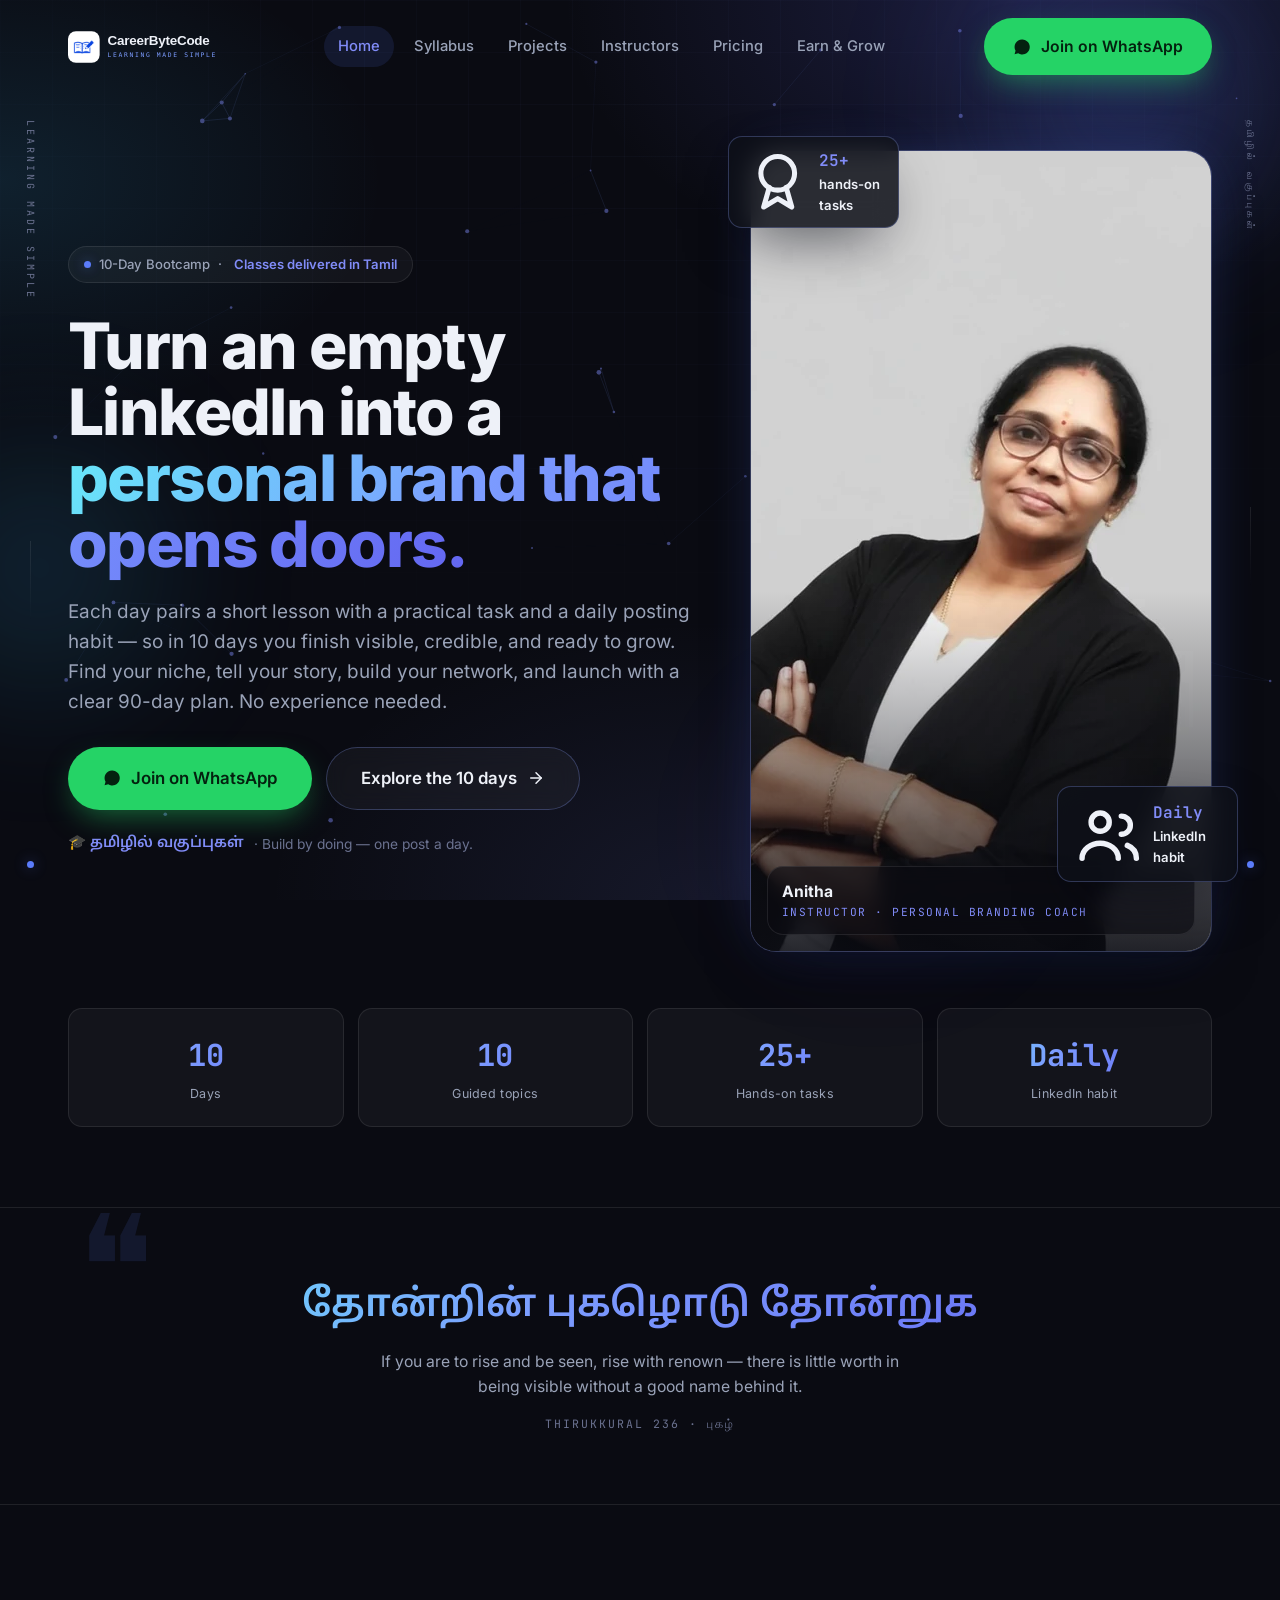
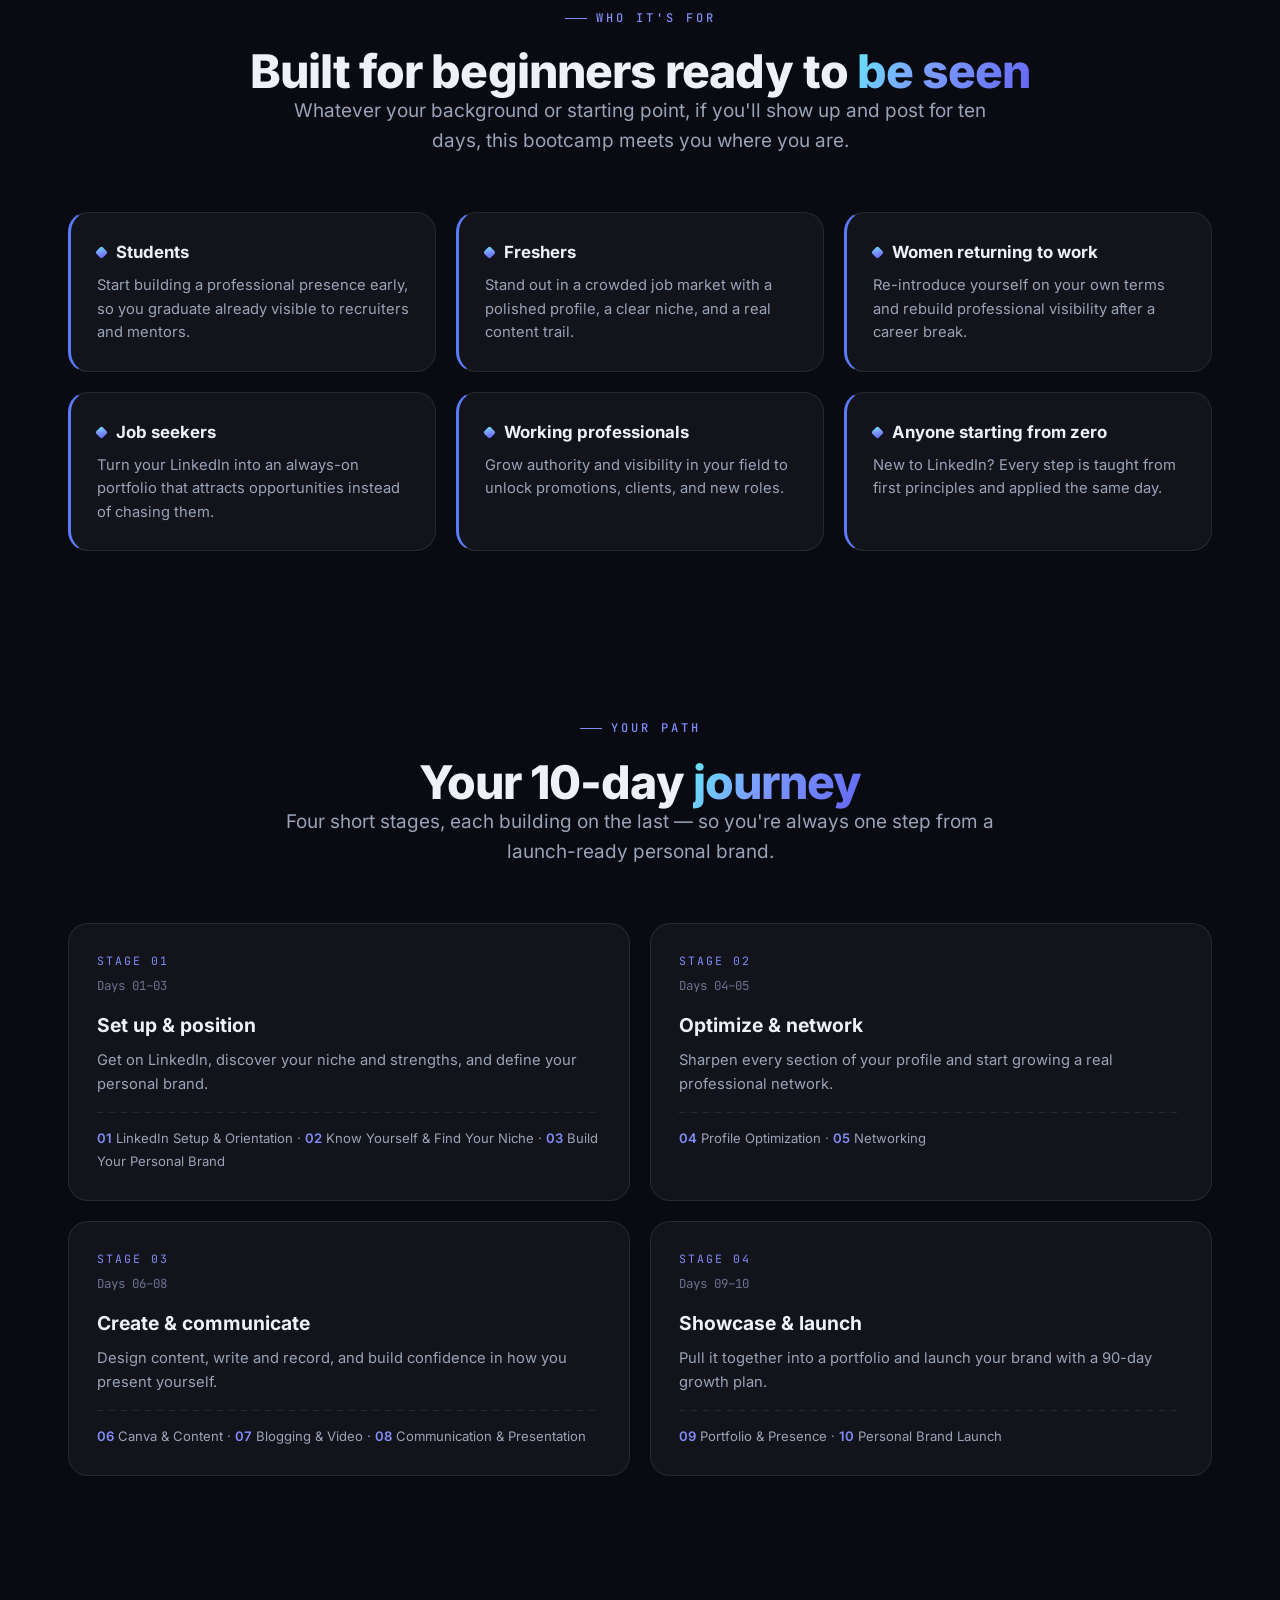
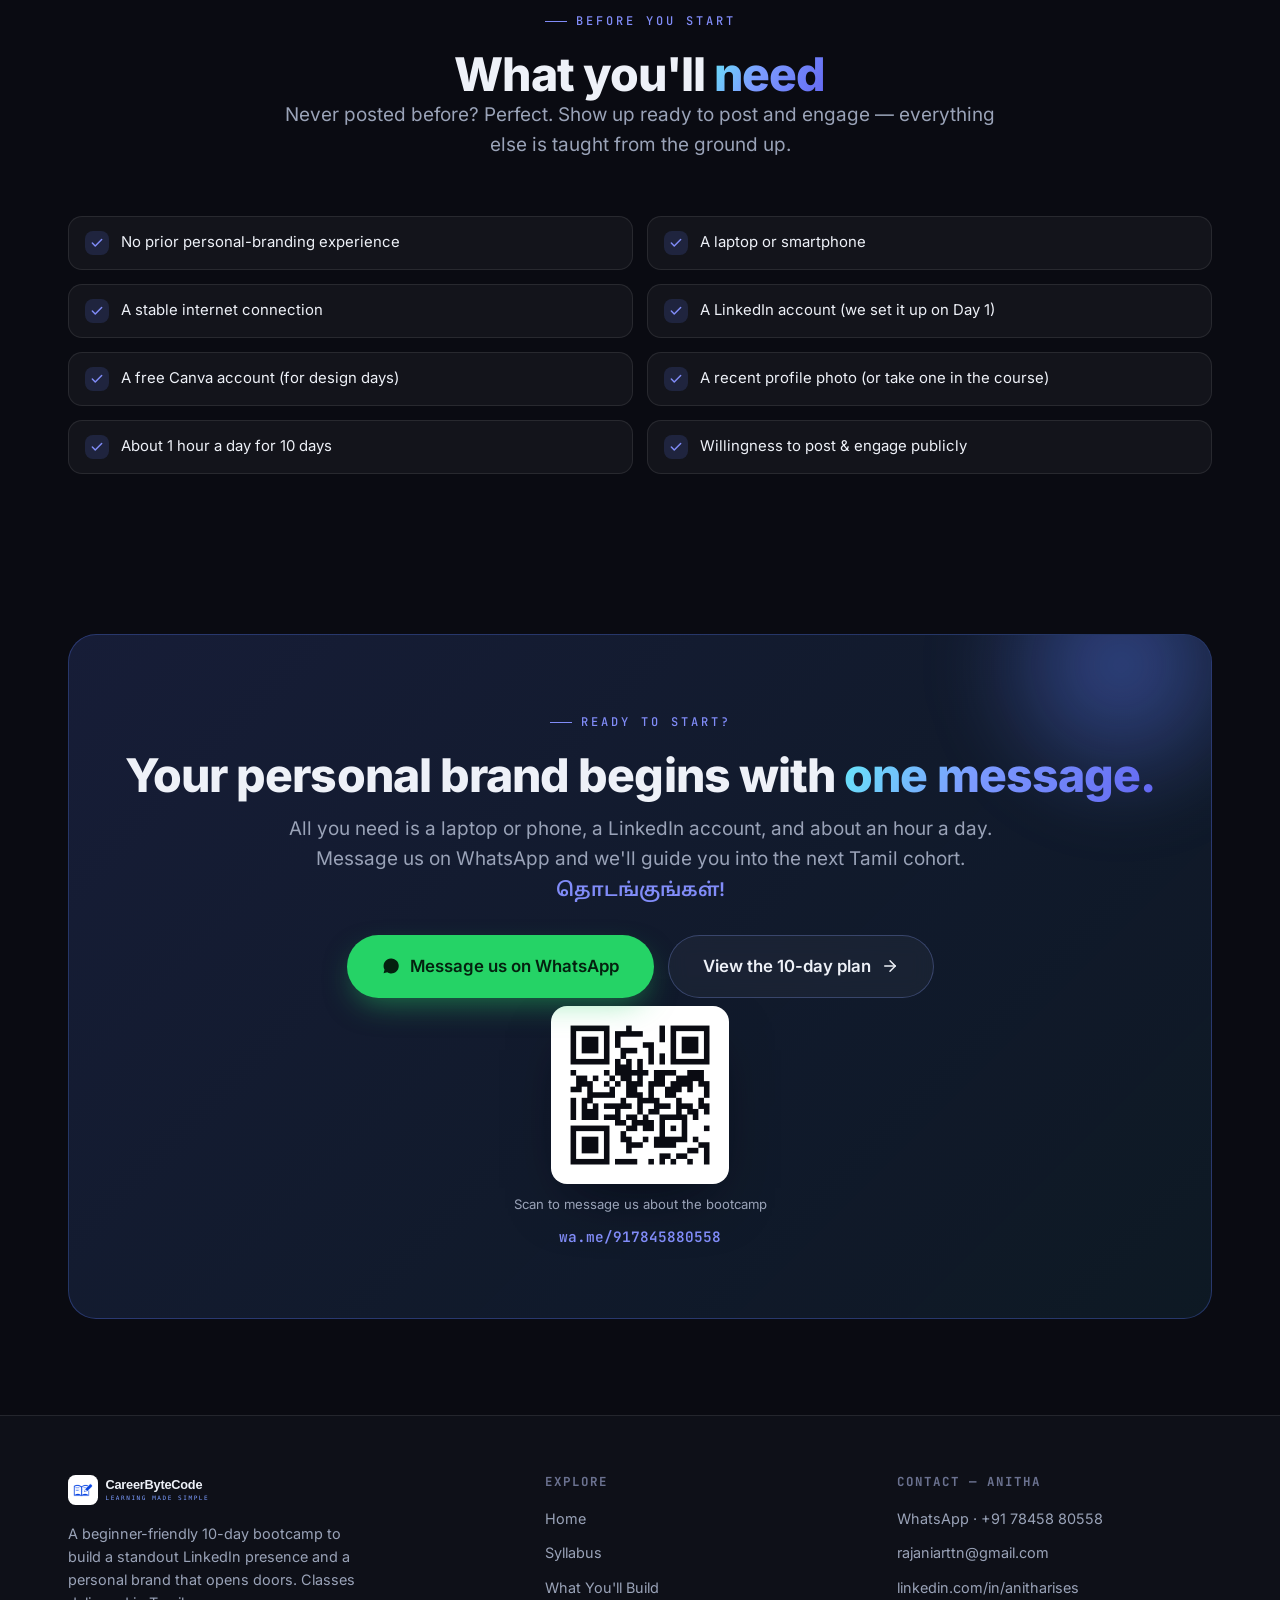
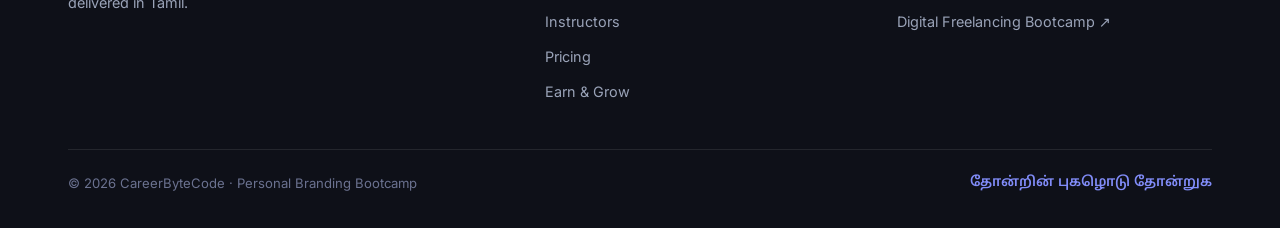
<file: index.html>
<!DOCTYPE html>
<html lang="en">
<head>
<meta charset="UTF-8">
<meta name="viewport" content="width=device-width, initial-scale=1.0">
<title>Personal Branding Bootcamp (Tamil) · CareerByteCode</title>
<meta name="description" content="A beginner-friendly 10-day hands-on bootcamp to build a standout LinkedIn presence and a personal brand that opens doors. Classes delivered in Tamil.">
<link rel="icon" type="image/svg+xml" href="assets/img/favicon.svg">
<meta property="og:title" content="Personal Branding Bootcamp (Tamil) · CareerByteCode"><meta property="og:description" content="A beginner-friendly 10-day hands-on bootcamp to build a standout LinkedIn presence and a personal brand that opens doors. Classes delivered in Tamil.">
<meta property="og:type" content="website"><meta property="og:image" content="assets/img/og-image.png">
<meta name="twitter:card" content="summary_large_image">
<link rel="preload" href="assets/fonts/inter-latin-700-normal.woff2" as="font" type="font/woff2" crossorigin>
<link rel="stylesheet" href="assets/shared-premium.css">
</head>
<body>
<div class="bg-atmos"></div><canvas id="net-canvas"></canvas>
<div class="orb a"></div><div class="orb b"></div><div class="orb c"></div>
<aside class="side-rail left"><span>Learning Made Simple</span><div class="tick"></div><div class="dot"></div></aside>
<aside class="side-rail right"><span>தமிழில் வகுப்புகள்</span><div class="tick"></div><div class="dot"></div></aside>
<header class="nav"><div class="nav-inner">
    <a class="brand" href="index.html"><img src="assets/img/logo.svg" alt="CareerByteCode"></a>
    <nav class="nav-links"><a href="index.html" class="active">Home</a><a href="syllabus.html" class="">Syllabus</a><a href="projects.html" class="">Projects</a><a href="instructors.html" class="">Instructors</a><a href="pricing.html" class="">Pricing</a><a href="earn.html" class="">Earn &amp; Grow</a></nav>
    <div class="nav-cta">
      <a class="btn btn-wa" href="https://wa.me/917845880558?text=Hi%20Anitha%2C%20I%27d%20like%20to%20join%20the%20Personal%20Branding%20Bootcamp%20(Tamil)." target="_blank" rel="noopener"><svg viewBox="0 0 24 24" fill="currentColor"><path d="M17.5 14.4c-.3-.2-1.7-.8-2-.9-.3-.1-.5-.2-.6.1-.2.3-.7.9-.8 1-.2.2-.3.2-.6.1-1.6-.8-2.6-1.4-3.7-3.2-.3-.5.3-.5.8-1.5.1-.2 0-.3 0-.5-.1-.1-.6-1.5-.9-2.1-.2-.5-.4-.4-.6-.5h-.5c-.2 0-.5.1-.7.3-.8.8-1 1.9-.6 3.1.5 1.5 1.5 2.9 2.9 4 2.4 1.9 4.2 2 5.6 1.7.8-.2 1.7-.9 2-1.7.2-.5.2-1 .1-1.1-.1-.1-.3-.2-.6-.3zM12 2a10 10 0 0 0-8.6 15l-1.3 4.7 4.8-1.3A10 10 0 1 0 12 2z"/></svg> Join on WhatsApp</a>
      <button class="burger" aria-label="Menu" aria-expanded="false"><span></span><span></span><span></span></button>
    </div>
  </div></header>
<div class="scrim"></div>
<nav class="mobile-menu"><a href="index.html" class="active">Home</a><a href="syllabus.html" class="">Syllabus</a><a href="projects.html" class="">Projects</a><a href="instructors.html" class="">Instructors</a><a href="pricing.html" class="">Pricing</a><a href="earn.html" class="">Earn &amp; Grow</a><a class="btn btn-wa" href="https://wa.me/917845880558?text=Hi%20Anitha%2C%20I%27d%20like%20to%20join%20the%20Personal%20Branding%20Bootcamp%20(Tamil)." target="_blank" rel="noopener"><svg viewBox="0 0 24 24" fill="currentColor"><path d="M17.5 14.4c-.3-.2-1.7-.8-2-.9-.3-.1-.5-.2-.6.1-.2.3-.7.9-.8 1-.2.2-.3.2-.6.1-1.6-.8-2.6-1.4-3.7-3.2-.3-.5.3-.5.8-1.5.1-.2 0-.3 0-.5-.1-.1-.6-1.5-.9-2.1-.2-.5-.4-.4-.6-.5h-.5c-.2 0-.5.1-.7.3-.8.8-1 1.9-.6 3.1.5 1.5 1.5 2.9 2.9 4 2.4 1.9 4.2 2 5.6 1.7.8-.2 1.7-.9 2-1.7.2-.5.2-1 .1-1.1-.1-.1-.3-.2-.6-.3zM12 2a10 10 0 0 0-8.6 15l-1.3 4.7 4.8-1.3A10 10 0 1 0 12 2z"/></svg> Join on WhatsApp</a></nav>

<section class="hero"><div class="wrap"><div class="hero-grid">
  <div class="hero-copy">
    <span class="pill"><span class="g"></span>10-Day Bootcamp &nbsp;·&nbsp; <b>Classes delivered in Tamil</b></span>
    <h1 class="h-xl">Turn an empty LinkedIn into a <span class="grad-text">personal brand that opens doors.</span></h1>
    <p class="lead">Each day pairs a short lesson with a practical task and a daily posting habit — so in 10 days you finish visible, credible, and ready to grow. Find your niche, tell your story, build your network, and launch with a clear 90-day plan. No experience needed.</p>
    <div class="hero-cta">
      <a class="btn btn-wa lg" href="https://wa.me/917845880558?text=Hi%20Anitha%2C%20I%27d%20like%20to%20join%20the%20Personal%20Branding%20Bootcamp%20(Tamil)." target="_blank" rel="noopener"><svg viewBox="0 0 24 24" fill="currentColor"><path d="M17.5 14.4c-.3-.2-1.7-.8-2-.9-.3-.1-.5-.2-.6.1-.2.3-.7.9-.8 1-.2.2-.3.2-.6.1-1.6-.8-2.6-1.4-3.7-3.2-.3-.5.3-.5.8-1.5.1-.2 0-.3 0-.5-.1-.1-.6-1.5-.9-2.1-.2-.5-.4-.4-.6-.5h-.5c-.2 0-.5.1-.7.3-.8.8-1 1.9-.6 3.1.5 1.5 1.5 2.9 2.9 4 2.4 1.9 4.2 2 5.6 1.7.8-.2 1.7-.9 2-1.7.2-.5.2-1 .1-1.1-.1-.1-.3-.2-.6-.3zM12 2a10 10 0 0 0-8.6 15l-1.3 4.7 4.8-1.3A10 10 0 1 0 12 2z"/></svg> Join on WhatsApp</a>
      <a class="btn btn-ghost lg" href="syllabus.html">Explore the 10 days <svg viewBox="0 0 24 24" fill="none" stroke="currentColor" stroke-width="2" stroke-linecap="round" stroke-linejoin="round"><line x1="5" y1="12" x2="19" y2="12"/><polyline points="12 5 19 12 12 19"/></svg></a>
    </div>
    <div class="hero-note"><span class="tamil-badge">🎓 தமிழில் வகுப்புகள்</span> · Build by doing — one post a day.</div>
  </div>
  <div class="portrait reveal d1">
    <div class="float-chip one"><svg viewBox="0 0 24 24" fill="none" stroke="currentColor" stroke-width="1.8" stroke-linecap="round" stroke-linejoin="round"><circle cx="12" cy="9" r="6"/><path d="M9 14l-2 7 5-3 5 3-2-7"/></svg><span><span class="n">25+</span> hands-on tasks</span></div>
    <div class="float-chip two"><svg viewBox="0 0 24 24" fill="none" stroke="currentColor" stroke-width="1.8" stroke-linecap="round" stroke-linejoin="round"><circle cx="9" cy="8" r="3"/><path d="M3 20c0-3 3-5 6-5s6 2 6 5"/><path d="M16 6a3 3 0 0 1 0 6M21 20c0-2-1-3.5-3-4.3"/></svg><span><span class="n">Daily</span> LinkedIn habit</span></div>
    <div class="portrait-card">
      <img src="assets/img/anitha-primary.webp" alt="Anitha, instructor of the Personal Branding Bootcamp" width="600" height="800">
      <div class="portrait-tag"><div><div class="nm">Anitha</div><div class="rl">Instructor · Personal Branding Coach</div></div></div>
    </div>
  </div>
</div>
<div class="stat-strip reveal">
  <div class="stat"><div class="n">10</div><div class="l">Days</div></div>
  <div class="stat"><div class="n">10</div><div class="l">Guided topics</div></div>
  <div class="stat"><div class="n">25+</div><div class="l">Hands-on tasks</div></div>
  <div class="stat"><div class="n">Daily</div><div class="l">LinkedIn habit</div></div>
</div>
</div></section>

<section class="quote-band"><div class="wrap">
  <p class="quote-ta">தோன்றின் புகழொடு தோன்றுக</p><p class="quote-en">If you are to rise and be seen, rise with renown — there is little worth in being visible without a good name behind it.</p><div class="quote-src">Thirukkural 236 · புகழ்</div>
</div></section>

<section class="section"><div class="wrap">
  <div class="center"><span class="eyebrow">Who it's for</span><h2 class="h-lg">Built for beginners ready to <span class="grad-text">be seen</span></h2>
  <p class="lead">Whatever your background or starting point, if you'll show up and post for ten days, this bootcamp meets you where you are.</p></div>
  <div class="grid grid-3 mt-l"><div class="tech-card reveal"><h3><span class="di"></span>Students</h3><p>Start building a professional presence early, so you graduate already visible to recruiters and mentors.</p></div><div class="tech-card reveal"><h3><span class="di"></span>Freshers</h3><p>Stand out in a crowded job market with a polished profile, a clear niche, and a real content trail.</p></div><div class="tech-card reveal"><h3><span class="di"></span>Women returning to work</h3><p>Re-introduce yourself on your own terms and rebuild professional visibility after a career break.</p></div><div class="tech-card reveal"><h3><span class="di"></span>Job seekers</h3><p>Turn your LinkedIn into an always-on portfolio that attracts opportunities instead of chasing them.</p></div><div class="tech-card reveal"><h3><span class="di"></span>Working professionals</h3><p>Grow authority and visibility in your field to unlock promotions, clients, and new roles.</p></div><div class="tech-card reveal"><h3><span class="di"></span>Anyone starting from zero</h3><p>New to LinkedIn? Every step is taught from first principles and applied the same day.</p></div></div>
</div></section>

<section class="section tight"><div class="wrap">
  <div class="center"><span class="eyebrow">Your path</span><h2 class="h-lg">Your 10-day <span class="grad-text">journey</span></h2>
  <p class="lead">Four short stages, each building on the last — so you're always one step from a launch-ready personal brand.</p></div>
  <div class="journey-grid mt-l"><div class="journey-card reveal"><div class="stage">Stage 01</div><div class="days">Days 01–03</div><h3>Set up &amp; position</h3><p>Get on LinkedIn, discover your niche and strengths, and define your personal brand.</p><div class="divider"></div><div class="stages"><b>01</b> LinkedIn Setup &amp; Orientation · <b>02</b> Know Yourself &amp; Find Your Niche · <b>03</b> Build Your Personal Brand</div></div><div class="journey-card reveal"><div class="stage">Stage 02</div><div class="days">Days 04–05</div><h3>Optimize &amp; network</h3><p>Sharpen every section of your profile and start growing a real professional network.</p><div class="divider"></div><div class="stages"><b>04</b> Profile Optimization · <b>05</b> Networking</div></div><div class="journey-card reveal"><div class="stage">Stage 03</div><div class="days">Days 06–08</div><h3>Create &amp; communicate</h3><p>Design content, write and record, and build confidence in how you present yourself.</p><div class="divider"></div><div class="stages"><b>06</b> Canva &amp; Content · <b>07</b> Blogging &amp; Video · <b>08</b> Communication &amp; Presentation</div></div><div class="journey-card reveal"><div class="stage">Stage 04</div><div class="days">Days 09–10</div><h3>Showcase &amp; launch</h3><p>Pull it together into a portfolio and launch your brand with a 90-day growth plan.</p><div class="divider"></div><div class="stages"><b>09</b> Portfolio &amp; Presence · <b>10</b> Personal Brand Launch</div></div></div>
</div></section>

<section class="section tight"><div class="wrap">
  <div class="center"><span class="eyebrow">Before you start</span><h2 class="h-lg">What you'll <span class="grad-text">need</span></h2>
  <p class="lead">Never posted before? Perfect. Show up ready to post and engage — everything else is taught from the ground up.</p></div>
  <div class="check-grid mt-l"><div class="check reveal"><span class="cb"><svg viewBox="0 0 24 24" fill="none" stroke="currentColor" stroke-width="2.5" stroke-linecap="round" stroke-linejoin="round"><polyline points="20 6 9 17 4 12"/></svg></span><span>No prior personal-branding experience</span></div><div class="check reveal"><span class="cb"><svg viewBox="0 0 24 24" fill="none" stroke="currentColor" stroke-width="2.5" stroke-linecap="round" stroke-linejoin="round"><polyline points="20 6 9 17 4 12"/></svg></span><span>A laptop or smartphone</span></div><div class="check reveal"><span class="cb"><svg viewBox="0 0 24 24" fill="none" stroke="currentColor" stroke-width="2.5" stroke-linecap="round" stroke-linejoin="round"><polyline points="20 6 9 17 4 12"/></svg></span><span>A stable internet connection</span></div><div class="check reveal"><span class="cb"><svg viewBox="0 0 24 24" fill="none" stroke="currentColor" stroke-width="2.5" stroke-linecap="round" stroke-linejoin="round"><polyline points="20 6 9 17 4 12"/></svg></span><span>A LinkedIn account (we set it up on Day 1)</span></div><div class="check reveal"><span class="cb"><svg viewBox="0 0 24 24" fill="none" stroke="currentColor" stroke-width="2.5" stroke-linecap="round" stroke-linejoin="round"><polyline points="20 6 9 17 4 12"/></svg></span><span>A free Canva account (for design days)</span></div><div class="check reveal"><span class="cb"><svg viewBox="0 0 24 24" fill="none" stroke="currentColor" stroke-width="2.5" stroke-linecap="round" stroke-linejoin="round"><polyline points="20 6 9 17 4 12"/></svg></span><span>A recent profile photo (or take one in the course)</span></div><div class="check reveal"><span class="cb"><svg viewBox="0 0 24 24" fill="none" stroke="currentColor" stroke-width="2.5" stroke-linecap="round" stroke-linejoin="round"><polyline points="20 6 9 17 4 12"/></svg></span><span>About 1 hour a day for 10 days</span></div><div class="check reveal"><span class="cb"><svg viewBox="0 0 24 24" fill="none" stroke="currentColor" stroke-width="2.5" stroke-linecap="round" stroke-linejoin="round"><polyline points="20 6 9 17 4 12"/></svg></span><span>Willingness to post &amp; engage publicly</span></div></div>
</div></section>

<section class="section"><div class="wrap"><div class="cta-band reveal"><div class="inner">
  <div class="eyebrow" style="justify-content:center">Ready to start?</div>
  <h2 class="h-lg">Your personal brand begins with <span class="grad-text">one message.</span></h2>
  <p class="lead">All you need is a laptop or phone, a LinkedIn account, and about an hour a day. Message us on WhatsApp and we'll guide you into the next Tamil cohort. <span class="ta-accent">தொடங்குங்கள்!</span></p>
  <div class="cta-actions">
    <a class="btn btn-wa lg" href="https://wa.me/917845880558?text=Hi%20Anitha%2C%20I%27d%20like%20to%20join%20the%20Personal%20Branding%20Bootcamp%20(Tamil)." target="_blank" rel="noopener"><svg viewBox="0 0 24 24" fill="currentColor"><path d="M17.5 14.4c-.3-.2-1.7-.8-2-.9-.3-.1-.5-.2-.6.1-.2.3-.7.9-.8 1-.2.2-.3.2-.6.1-1.6-.8-2.6-1.4-3.7-3.2-.3-.5.3-.5.8-1.5.1-.2 0-.3 0-.5-.1-.1-.6-1.5-.9-2.1-.2-.5-.4-.4-.6-.5h-.5c-.2 0-.5.1-.7.3-.8.8-1 1.9-.6 3.1.5 1.5 1.5 2.9 2.9 4 2.4 1.9 4.2 2 5.6 1.7.8-.2 1.7-.9 2-1.7.2-.5.2-1 .1-1.1-.1-.1-.3-.2-.6-.3zM12 2a10 10 0 0 0-8.6 15l-1.3 4.7 4.8-1.3A10 10 0 1 0 12 2z"/></svg> Message us on WhatsApp</a>
    <a class="btn btn-ghost lg" href="syllabus.html">View the 10-day plan <svg viewBox="0 0 24 24" fill="none" stroke="currentColor" stroke-width="2" stroke-linecap="round" stroke-linejoin="round"><line x1="5" y1="12" x2="19" y2="12"/><polyline points="12 5 19 12 12 19"/></svg></a>
  </div>
  <div class="qr-wrap"><div class="qbox"><img src="assets/img/whatsapp-qr.png" alt="Scan to message on WhatsApp"></div>
    <div class="cap">Scan to message us about the bootcamp</div><div class="num">wa.me/917845880558</div></div>
</div></div></div></section>
<footer class="footer"><div class="wrap">
  <div class="footer-grid">
    <div>
      <a class="brand" href="index.html"><img src="assets/img/logo.svg" alt="CareerByteCode"></a>
      <p>A beginner-friendly 10-day bootcamp to build a standout LinkedIn presence and a personal brand that opens doors. Classes delivered in Tamil.</p>
    </div>
    <div><h4>Explore</h4><ul>
      <li><a href="index.html">Home</a></li><li><a href="syllabus.html">Syllabus</a></li>
      <li><a href="projects.html">What You'll Build</a></li><li><a href="instructors.html">Instructors</a></li>
      <li><a href="pricing.html">Pricing</a></li><li><a href="earn.html">Earn &amp; Grow</a></li>
    </ul></div>
    <div><h4>Contact — Anitha</h4><ul>
      <li><a href="https://wa.me/917845880558?text=Hi%20Anitha%2C%20I%27d%20like%20to%20join%20the%20Personal%20Branding%20Bootcamp%20(Tamil)." target="_blank" rel="noopener">WhatsApp · +91 78458 80558</a></li>
      <li><a href="mailto:rajaniarttn@gmail.com">rajaniarttn@gmail.com</a></li>
      <li><a href="https://www.linkedin.com/in/anitharises/" target="_blank" rel="noopener">linkedin.com/in/anitharises</a></li>
      <li><a href="https://careerbytecode.github.io/digital-freelancing-tamil/" target="_blank" rel="noopener">Digital Freelancing Bootcamp ↗</a></li>
    </ul></div>
  </div>
  <div class="footer-bottom">
    <span>© <span data-year>2025</span> CareerByteCode · Personal Branding Bootcamp</span>
    <span class="ta-accent">தோன்றின் புகழொடு தோன்றுக</span>
  </div>
</div></footer>
<script src="assets/shared-premium.js"></script>
</body></html>
</file>
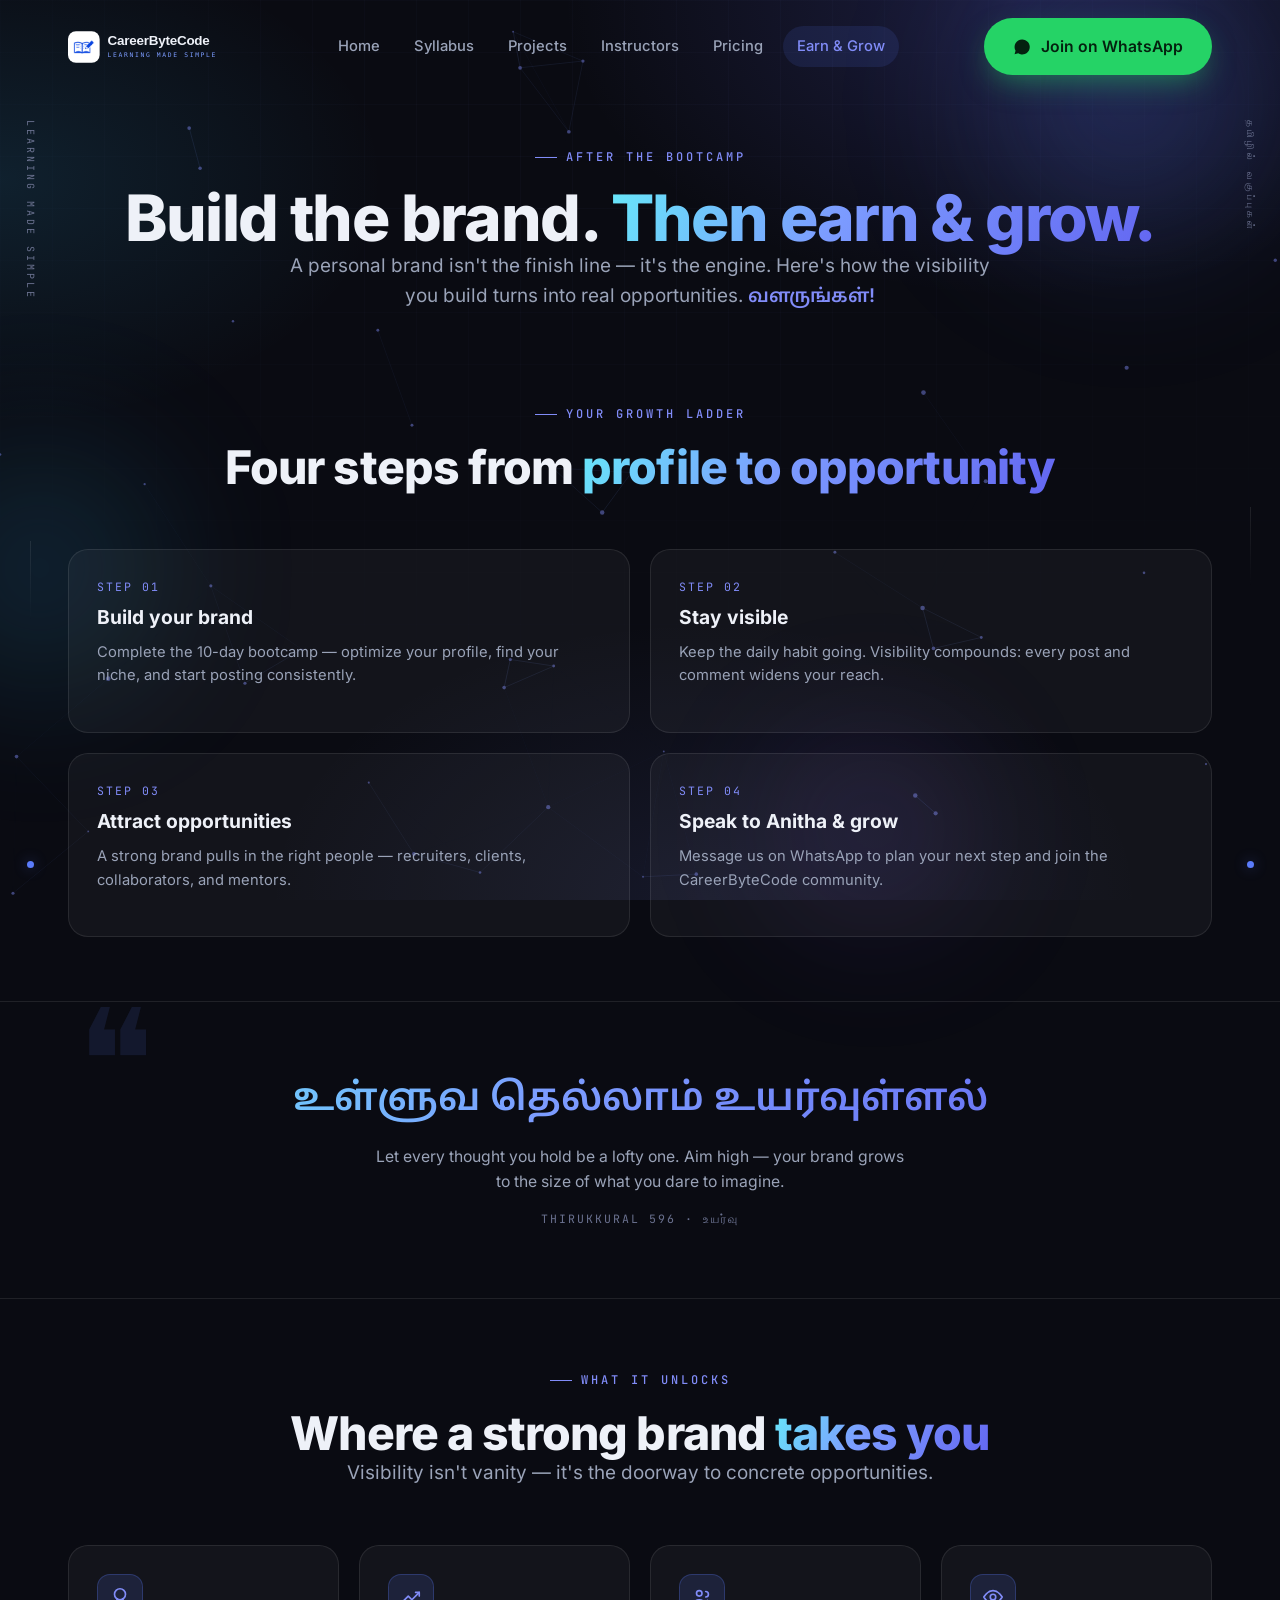
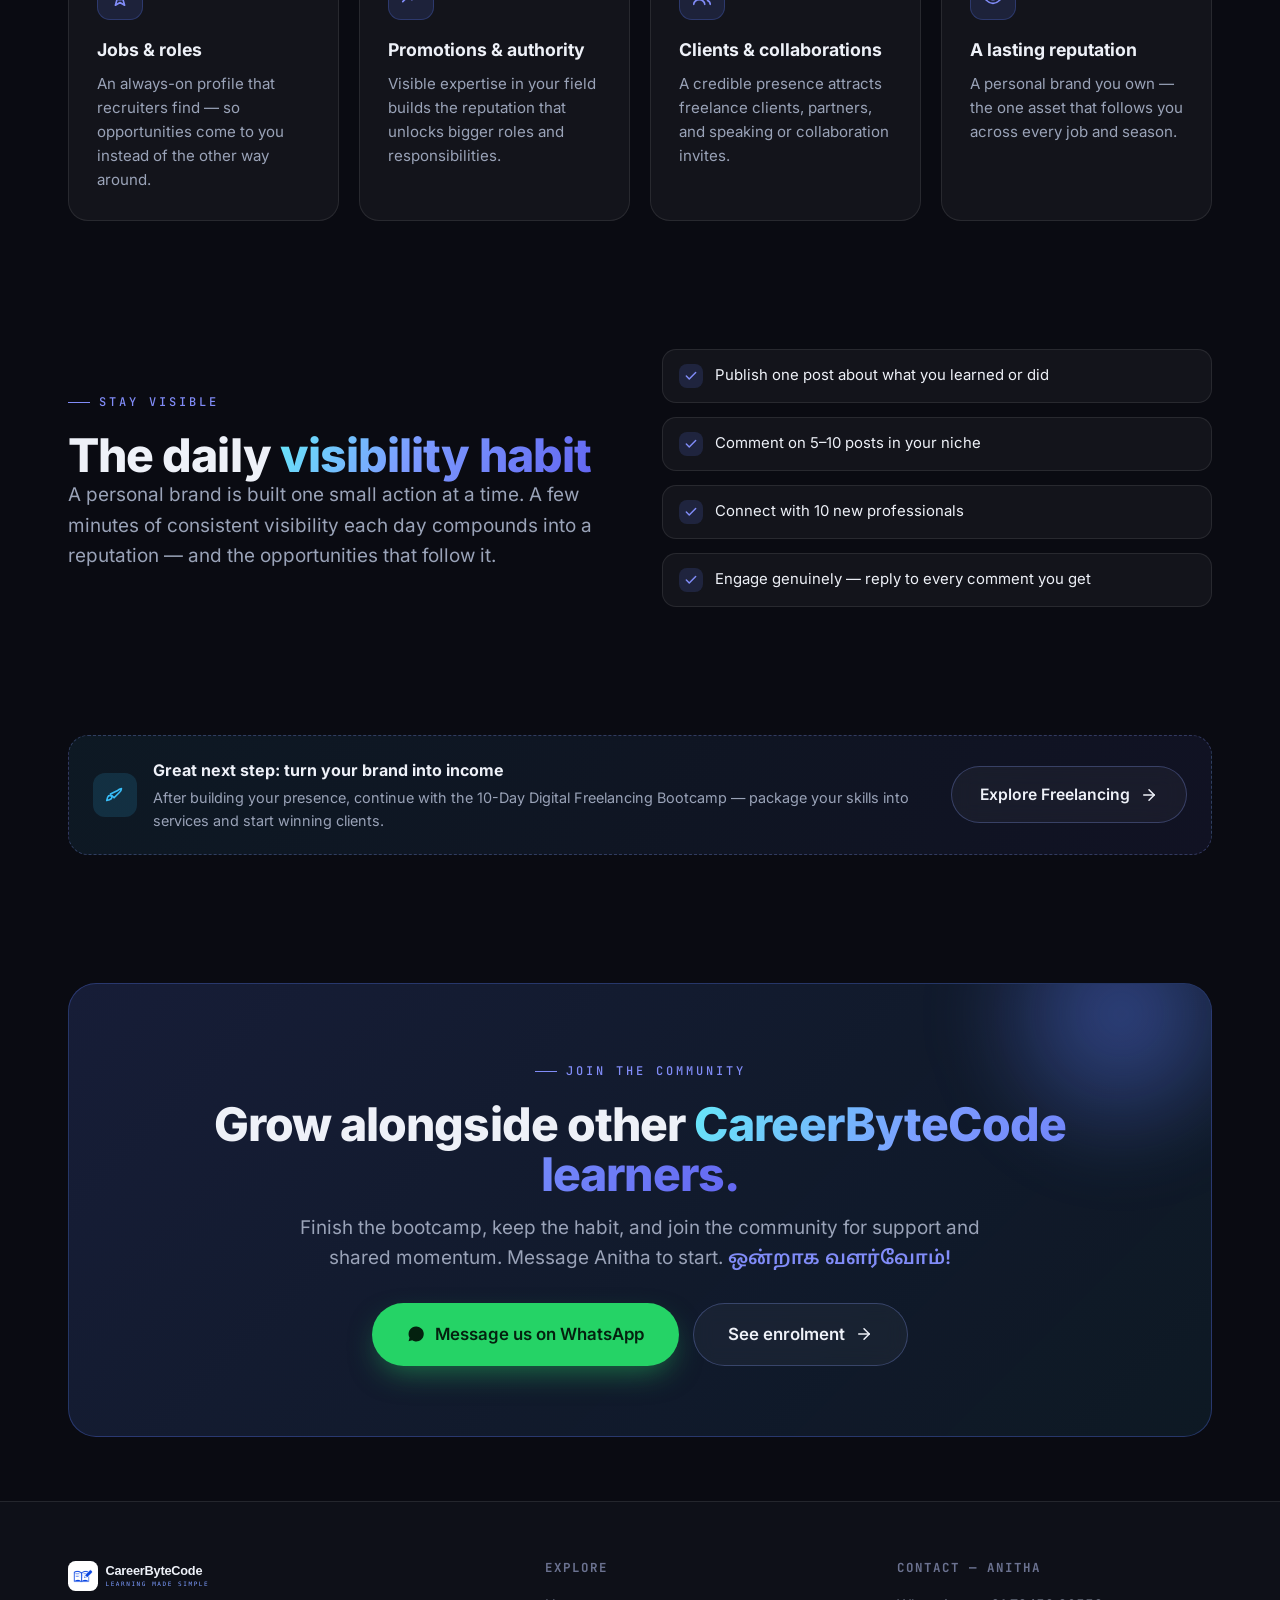
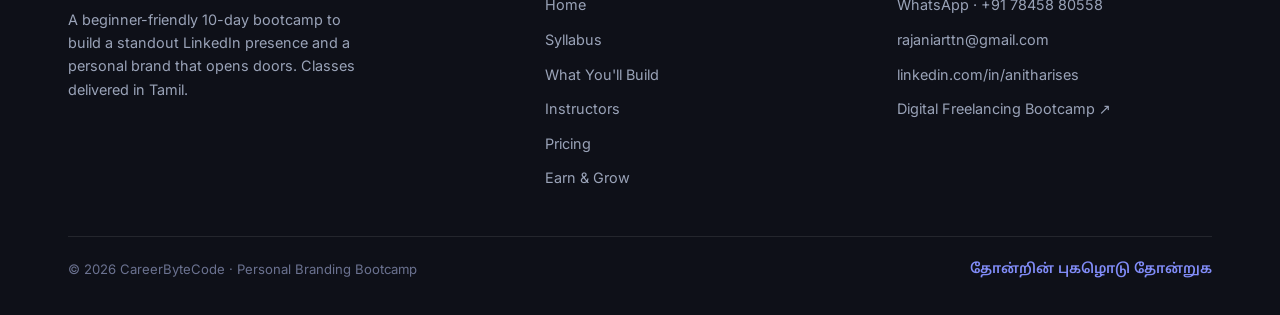
<file: earn.html>
<!DOCTYPE html>
<html lang="en">
<head>
<meta charset="UTF-8">
<meta name="viewport" content="width=device-width, initial-scale=1.0">
<title>Earn &amp; Grow · Personal Branding Bootcamp (Tamil)</title>
<meta name="description" content="How a strong personal brand turns into opportunities — the growth ladder, the daily visibility habit, and the CareerByteCode community.">
<link rel="icon" type="image/svg+xml" href="assets/img/favicon.svg">
<meta property="og:title" content="Earn &amp; Grow · Personal Branding Bootcamp (Tamil)"><meta property="og:description" content="How a strong personal brand turns into opportunities — the growth ladder, the daily visibility habit, and the CareerByteCode community.">
<meta property="og:type" content="website"><meta property="og:image" content="assets/img/og-image.png">
<meta name="twitter:card" content="summary_large_image">
<link rel="preload" href="assets/fonts/inter-latin-700-normal.woff2" as="font" type="font/woff2" crossorigin>
<link rel="stylesheet" href="assets/shared-premium.css">
</head>
<body>
<div class="bg-atmos"></div><canvas id="net-canvas"></canvas>
<div class="orb a"></div><div class="orb b"></div><div class="orb c"></div>
<aside class="side-rail left"><span>Learning Made Simple</span><div class="tick"></div><div class="dot"></div></aside>
<aside class="side-rail right"><span>தமிழில் வகுப்புகள்</span><div class="tick"></div><div class="dot"></div></aside>
<header class="nav"><div class="nav-inner">
    <a class="brand" href="index.html"><img src="assets/img/logo.svg" alt="CareerByteCode"></a>
    <nav class="nav-links"><a href="index.html" class="">Home</a><a href="syllabus.html" class="">Syllabus</a><a href="projects.html" class="">Projects</a><a href="instructors.html" class="">Instructors</a><a href="pricing.html" class="">Pricing</a><a href="earn.html" class="active">Earn &amp; Grow</a></nav>
    <div class="nav-cta">
      <a class="btn btn-wa" href="https://wa.me/917845880558?text=Hi%20Anitha%2C%20I%27d%20like%20to%20join%20the%20Personal%20Branding%20Bootcamp%20(Tamil)." target="_blank" rel="noopener"><svg viewBox="0 0 24 24" fill="currentColor"><path d="M17.5 14.4c-.3-.2-1.7-.8-2-.9-.3-.1-.5-.2-.6.1-.2.3-.7.9-.8 1-.2.2-.3.2-.6.1-1.6-.8-2.6-1.4-3.7-3.2-.3-.5.3-.5.8-1.5.1-.2 0-.3 0-.5-.1-.1-.6-1.5-.9-2.1-.2-.5-.4-.4-.6-.5h-.5c-.2 0-.5.1-.7.3-.8.8-1 1.9-.6 3.1.5 1.5 1.5 2.9 2.9 4 2.4 1.9 4.2 2 5.6 1.7.8-.2 1.7-.9 2-1.7.2-.5.2-1 .1-1.1-.1-.1-.3-.2-.6-.3zM12 2a10 10 0 0 0-8.6 15l-1.3 4.7 4.8-1.3A10 10 0 1 0 12 2z"/></svg> Join on WhatsApp</a>
      <button class="burger" aria-label="Menu" aria-expanded="false"><span></span><span></span><span></span></button>
    </div>
  </div></header>
<div class="scrim"></div>
<nav class="mobile-menu"><a href="index.html" class="">Home</a><a href="syllabus.html" class="">Syllabus</a><a href="projects.html" class="">Projects</a><a href="instructors.html" class="">Instructors</a><a href="pricing.html" class="">Pricing</a><a href="earn.html" class="active">Earn &amp; Grow</a><a class="btn btn-wa" href="https://wa.me/917845880558?text=Hi%20Anitha%2C%20I%27d%20like%20to%20join%20the%20Personal%20Branding%20Bootcamp%20(Tamil)." target="_blank" rel="noopener"><svg viewBox="0 0 24 24" fill="currentColor"><path d="M17.5 14.4c-.3-.2-1.7-.8-2-.9-.3-.1-.5-.2-.6.1-.2.3-.7.9-.8 1-.2.2-.3.2-.6.1-1.6-.8-2.6-1.4-3.7-3.2-.3-.5.3-.5.8-1.5.1-.2 0-.3 0-.5-.1-.1-.6-1.5-.9-2.1-.2-.5-.4-.4-.6-.5h-.5c-.2 0-.5.1-.7.3-.8.8-1 1.9-.6 3.1.5 1.5 1.5 2.9 2.9 4 2.4 1.9 4.2 2 5.6 1.7.8-.2 1.7-.9 2-1.7.2-.5.2-1 .1-1.1-.1-.1-.3-.2-.6-.3zM12 2a10 10 0 0 0-8.6 15l-1.3 4.7 4.8-1.3A10 10 0 1 0 12 2z"/></svg> Join on WhatsApp</a></nav>

<section class="page-head"><div class="wrap">
  <span class="eyebrow" style="justify-content:center">After the bootcamp</span>
  <h1 class="h-xl">Build the brand. <span class="grad-text">Then earn &amp; grow.</span></h1>
  <p class="lead">A personal brand isn't the finish line — it's the engine. Here's how the visibility you build turns into real opportunities. <span class="ta-accent">வளருங்கள்!</span></p>
</div></section>

<section class="section tight"><div class="wrap">
  <div class="center"><span class="eyebrow">Your growth ladder</span><h2 class="h-lg">Four steps from <span class="grad-text">profile to opportunity</span></h2></div>
  <div class="journey-grid mt-l"><div class="journey-card reveal"><div class="stage">Step 01</div><h3>Build your brand</h3><p>Complete the 10-day bootcamp — optimize your profile, find your niche, and start posting consistently.</p></div><div class="journey-card reveal"><div class="stage">Step 02</div><h3>Stay visible</h3><p>Keep the daily habit going. Visibility compounds: every post and comment widens your reach.</p></div><div class="journey-card reveal"><div class="stage">Step 03</div><h3>Attract opportunities</h3><p>A strong brand pulls in the right people — recruiters, clients, collaborators, and mentors.</p></div><div class="journey-card reveal"><div class="stage">Step 04</div><h3>Speak to Anitha &amp; grow</h3><p>Message us on WhatsApp to plan your next step and join the CareerByteCode community.</p></div></div>
</div></section>

<section class="quote-band"><div class="wrap">
  <p class="quote-ta">உள்ளுவ தெல்லாம் உயர்வுள்ளல்</p><p class="quote-en">Let every thought you hold be a lofty one. Aim high — your brand grows to the size of what you dare to imagine.</p><div class="quote-src">Thirukkural 596 · உயர்வு</div>
</div></section>

<section class="section tight"><div class="wrap">
  <div class="center"><span class="eyebrow">What it unlocks</span><h2 class="h-lg">Where a strong brand <span class="grad-text">takes you</span></h2>
  <p class="lead">Visibility isn't vanity — it's the doorway to concrete opportunities.</p></div>
  <div class="grid grid-4 mt-l"><div class="card reveal"><div class="ic"><svg viewBox="0 0 24 24" fill="none" stroke="currentColor" stroke-width="1.8" stroke-linecap="round" stroke-linejoin="round"><circle cx="12" cy="9" r="6"/><path d="M9 14l-2 7 5-3 5 3-2-7"/></svg></div><h3>Jobs &amp; roles</h3><p>An always-on profile that recruiters find — so opportunities come to you instead of the other way around.</p></div><div class="card reveal"><div class="ic"><svg viewBox="0 0 24 24" fill="none" stroke="currentColor" stroke-width="1.8" stroke-linecap="round" stroke-linejoin="round"><path d="M3 17l6-6 4 4 8-8"/><path d="M17 7h4v4"/></svg></div><h3>Promotions &amp; authority</h3><p>Visible expertise in your field builds the reputation that unlocks bigger roles and responsibilities.</p></div><div class="card reveal"><div class="ic"><svg viewBox="0 0 24 24" fill="none" stroke="currentColor" stroke-width="1.8" stroke-linecap="round" stroke-linejoin="round"><circle cx="9" cy="8" r="3"/><path d="M3 20c0-3 3-5 6-5s6 2 6 5"/><path d="M16 6a3 3 0 0 1 0 6M21 20c0-2-1-3.5-3-4.3"/></svg></div><h3>Clients &amp; collaborations</h3><p>A credible presence attracts freelance clients, partners, and speaking or collaboration invites.</p></div><div class="card reveal"><div class="ic"><svg viewBox="0 0 24 24" fill="none" stroke="currentColor" stroke-width="1.8" stroke-linecap="round" stroke-linejoin="round"><path d="M2 12s4-7 10-7 10 7 10 7-4 7-10 7S2 12 2 12z"/><circle cx="12" cy="12" r="3"/></svg></div><h3>A lasting reputation</h3><p>A personal brand you own — the one asset that follows you across every job and season.</p></div></div>
</div></section>

<section class="section tight"><div class="wrap"><div class="grid grid-2" style="align-items:center;gap:44px">
  <div class="reveal">
    <span class="eyebrow">Stay visible</span>
    <h2 class="h-lg">The daily <span class="grad-text">visibility habit</span></h2>
    <p class="lead">A personal brand is built one small action at a time. A few minutes of consistent visibility each day compounds into a reputation — and the opportunities that follow it.</p>
  </div>
  <div class="check-grid" style="grid-template-columns:1fr"><div class="check reveal"><span class="cb"><svg viewBox="0 0 24 24" fill="none" stroke="currentColor" stroke-width="2.5" stroke-linecap="round" stroke-linejoin="round"><polyline points="20 6 9 17 4 12"/></svg></span><span>Publish one post about what you learned or did</span></div><div class="check reveal"><span class="cb"><svg viewBox="0 0 24 24" fill="none" stroke="currentColor" stroke-width="2.5" stroke-linecap="round" stroke-linejoin="round"><polyline points="20 6 9 17 4 12"/></svg></span><span>Comment on 5–10 posts in your niche</span></div><div class="check reveal"><span class="cb"><svg viewBox="0 0 24 24" fill="none" stroke="currentColor" stroke-width="2.5" stroke-linecap="round" stroke-linejoin="round"><polyline points="20 6 9 17 4 12"/></svg></span><span>Connect with 10 new professionals</span></div><div class="check reveal"><span class="cb"><svg viewBox="0 0 24 24" fill="none" stroke="currentColor" stroke-width="2.5" stroke-linecap="round" stroke-linejoin="round"><polyline points="20 6 9 17 4 12"/></svg></span><span>Engage genuinely — reply to every comment you get</span></div></div>
</div></div></section>

<section class="section tight"><div class="wrap">
  <div class="next-step reveal">
    <div class="ic"><svg viewBox="0 0 24 24" fill="none" stroke="currentColor" stroke-width="1.8" stroke-linecap="round" stroke-linejoin="round"><path d="M5 13c-1.5 1.5-2 5-2 5s3.5-.5 5-2c.8-.8.8-2 0-2.8a2 2 0 0 0-3 0z"/><path d="M15 7a6 6 0 0 1 4-2 6 6 0 0 1-2 4l-6 6-4-4z"/></svg></div>
    <div><h4>Great next step: turn your brand into income</h4>
    <p>After building your presence, continue with the 10-Day Digital Freelancing Bootcamp — package your skills into services and start winning clients.</p></div>
    <a class="btn btn-ghost go" href="https://careerbytecode.github.io/digital-freelancing-tamil/" target="_blank" rel="noopener">Explore Freelancing <svg viewBox="0 0 24 24" fill="none" stroke="currentColor" stroke-width="2" stroke-linecap="round" stroke-linejoin="round"><line x1="5" y1="12" x2="19" y2="12"/><polyline points="12 5 19 12 12 19"/></svg></a>
  </div>
</div></section>

<section class="section tight"><div class="wrap"><div class="cta-band reveal"><div class="inner">
  <div class="eyebrow" style="justify-content:center">Join the community</div>
  <h2 class="h-lg">Grow alongside other <span class="grad-text">CareerByteCode learners.</span></h2>
  <p class="lead">Finish the bootcamp, keep the habit, and join the community for support and shared momentum. Message Anitha to start. <span class="ta-accent">ஒன்றாக வளர்வோம்!</span></p>
  <div class="cta-actions"><a class="btn btn-wa lg" href="https://wa.me/917845880558?text=Hi%20Anitha%2C%20I%27d%20like%20to%20join%20the%20Personal%20Branding%20Bootcamp%20(Tamil)." target="_blank" rel="noopener"><svg viewBox="0 0 24 24" fill="currentColor"><path d="M17.5 14.4c-.3-.2-1.7-.8-2-.9-.3-.1-.5-.2-.6.1-.2.3-.7.9-.8 1-.2.2-.3.2-.6.1-1.6-.8-2.6-1.4-3.7-3.2-.3-.5.3-.5.8-1.5.1-.2 0-.3 0-.5-.1-.1-.6-1.5-.9-2.1-.2-.5-.4-.4-.6-.5h-.5c-.2 0-.5.1-.7.3-.8.8-1 1.9-.6 3.1.5 1.5 1.5 2.9 2.9 4 2.4 1.9 4.2 2 5.6 1.7.8-.2 1.7-.9 2-1.7.2-.5.2-1 .1-1.1-.1-.1-.3-.2-.6-.3zM12 2a10 10 0 0 0-8.6 15l-1.3 4.7 4.8-1.3A10 10 0 1 0 12 2z"/></svg> Message us on WhatsApp</a><a class="btn btn-ghost lg" href="pricing.html">See enrolment <svg viewBox="0 0 24 24" fill="none" stroke="currentColor" stroke-width="2" stroke-linecap="round" stroke-linejoin="round"><line x1="5" y1="12" x2="19" y2="12"/><polyline points="12 5 19 12 12 19"/></svg></a></div>
</div></div></div></section>
<footer class="footer"><div class="wrap">
  <div class="footer-grid">
    <div>
      <a class="brand" href="index.html"><img src="assets/img/logo.svg" alt="CareerByteCode"></a>
      <p>A beginner-friendly 10-day bootcamp to build a standout LinkedIn presence and a personal brand that opens doors. Classes delivered in Tamil.</p>
    </div>
    <div><h4>Explore</h4><ul>
      <li><a href="index.html">Home</a></li><li><a href="syllabus.html">Syllabus</a></li>
      <li><a href="projects.html">What You'll Build</a></li><li><a href="instructors.html">Instructors</a></li>
      <li><a href="pricing.html">Pricing</a></li><li><a href="earn.html">Earn &amp; Grow</a></li>
    </ul></div>
    <div><h4>Contact — Anitha</h4><ul>
      <li><a href="https://wa.me/917845880558?text=Hi%20Anitha%2C%20I%27d%20like%20to%20join%20the%20Personal%20Branding%20Bootcamp%20(Tamil)." target="_blank" rel="noopener">WhatsApp · +91 78458 80558</a></li>
      <li><a href="mailto:rajaniarttn@gmail.com">rajaniarttn@gmail.com</a></li>
      <li><a href="https://www.linkedin.com/in/anitharises/" target="_blank" rel="noopener">linkedin.com/in/anitharises</a></li>
      <li><a href="https://careerbytecode.github.io/digital-freelancing-tamil/" target="_blank" rel="noopener">Digital Freelancing Bootcamp ↗</a></li>
    </ul></div>
  </div>
  <div class="footer-bottom">
    <span>© <span data-year>2025</span> CareerByteCode · Personal Branding Bootcamp</span>
    <span class="ta-accent">தோன்றின் புகழொடு தோன்றுக</span>
  </div>
</div></footer>
<script src="assets/shared-premium.js"></script>
</body></html>
</file>
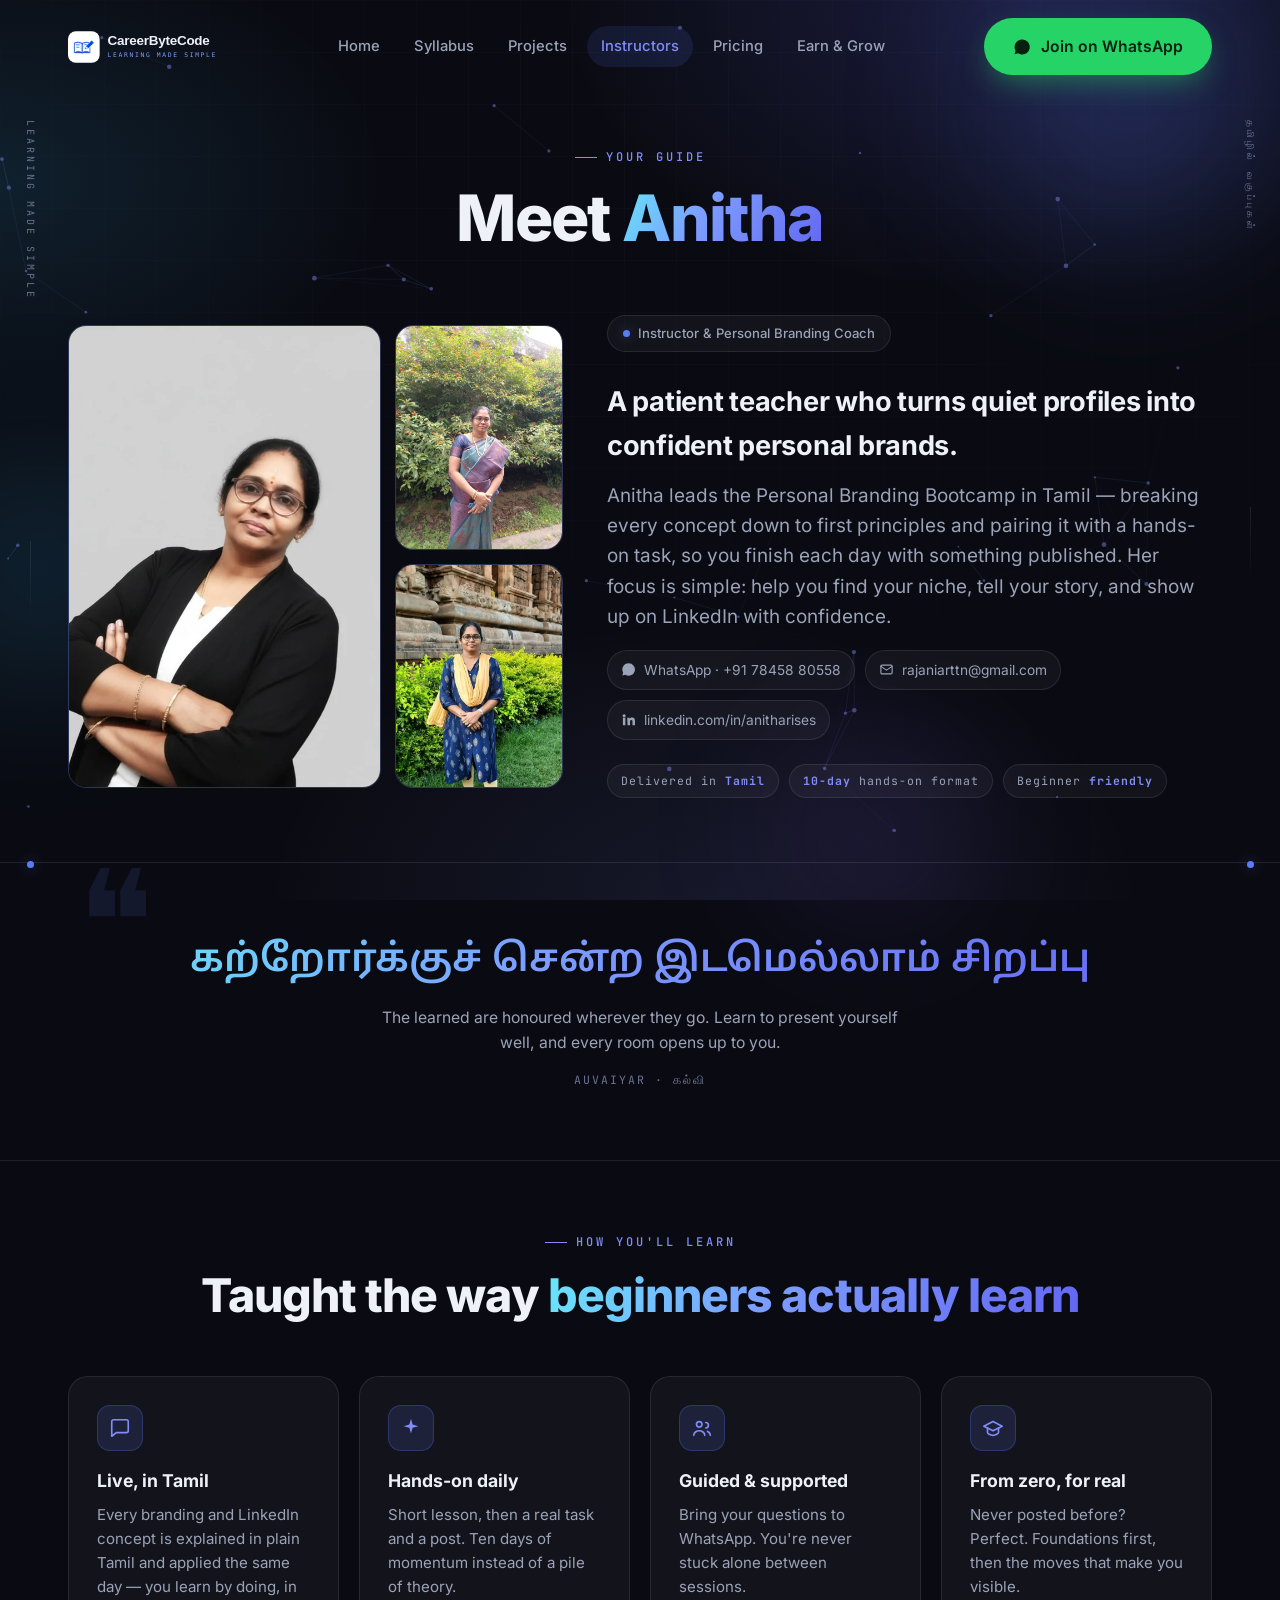
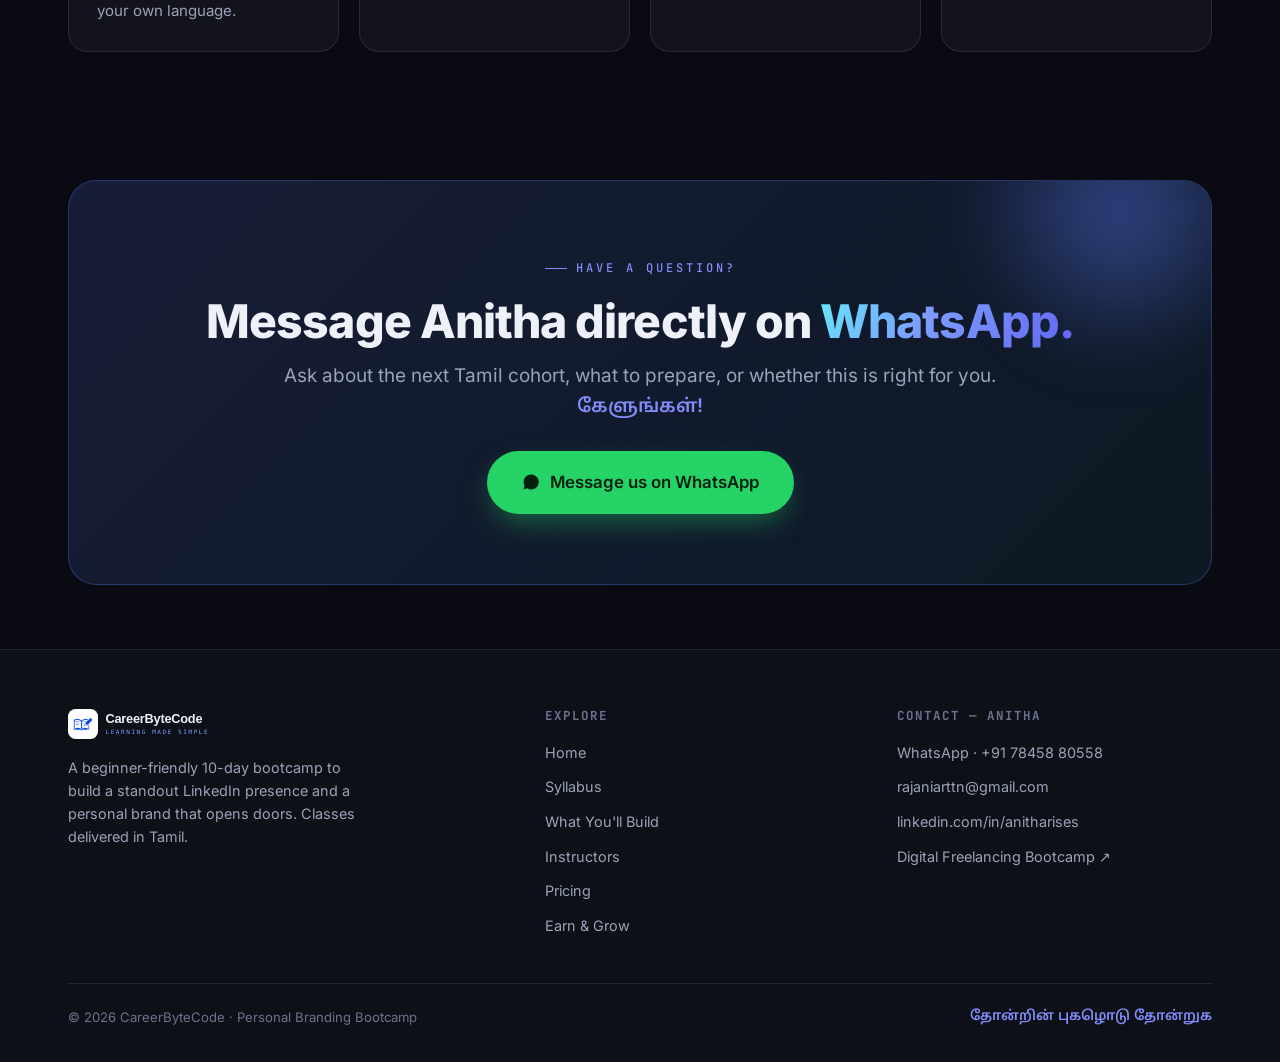
<file: instructors.html>
<!DOCTYPE html>
<html lang="en">
<head>
<meta charset="UTF-8">
<meta name="viewport" content="width=device-width, initial-scale=1.0">
<title>Instructors · Personal Branding Bootcamp (Tamil)</title>
<meta name="description" content="Meet Anitha — your instructor and personal branding coach for the CareerByteCode Personal Branding Bootcamp, delivered in Tamil.">
<link rel="icon" type="image/svg+xml" href="assets/img/favicon.svg">
<meta property="og:title" content="Instructors · Personal Branding Bootcamp (Tamil)"><meta property="og:description" content="Meet Anitha — your instructor and personal branding coach for the CareerByteCode Personal Branding Bootcamp, delivered in Tamil.">
<meta property="og:type" content="website"><meta property="og:image" content="assets/img/og-image.png">
<meta name="twitter:card" content="summary_large_image">
<link rel="preload" href="assets/fonts/inter-latin-700-normal.woff2" as="font" type="font/woff2" crossorigin>
<link rel="stylesheet" href="assets/shared-premium.css">
</head>
<body>
<div class="bg-atmos"></div><canvas id="net-canvas"></canvas>
<div class="orb a"></div><div class="orb b"></div><div class="orb c"></div>
<aside class="side-rail left"><span>Learning Made Simple</span><div class="tick"></div><div class="dot"></div></aside>
<aside class="side-rail right"><span>தமிழில் வகுப்புகள்</span><div class="tick"></div><div class="dot"></div></aside>
<header class="nav"><div class="nav-inner">
    <a class="brand" href="index.html"><img src="assets/img/logo.svg" alt="CareerByteCode"></a>
    <nav class="nav-links"><a href="index.html" class="">Home</a><a href="syllabus.html" class="">Syllabus</a><a href="projects.html" class="">Projects</a><a href="instructors.html" class="active">Instructors</a><a href="pricing.html" class="">Pricing</a><a href="earn.html" class="">Earn &amp; Grow</a></nav>
    <div class="nav-cta">
      <a class="btn btn-wa" href="https://wa.me/917845880558?text=Hi%20Anitha%2C%20I%27d%20like%20to%20join%20the%20Personal%20Branding%20Bootcamp%20(Tamil)." target="_blank" rel="noopener"><svg viewBox="0 0 24 24" fill="currentColor"><path d="M17.5 14.4c-.3-.2-1.7-.8-2-.9-.3-.1-.5-.2-.6.1-.2.3-.7.9-.8 1-.2.2-.3.2-.6.1-1.6-.8-2.6-1.4-3.7-3.2-.3-.5.3-.5.8-1.5.1-.2 0-.3 0-.5-.1-.1-.6-1.5-.9-2.1-.2-.5-.4-.4-.6-.5h-.5c-.2 0-.5.1-.7.3-.8.8-1 1.9-.6 3.1.5 1.5 1.5 2.9 2.9 4 2.4 1.9 4.2 2 5.6 1.7.8-.2 1.7-.9 2-1.7.2-.5.2-1 .1-1.1-.1-.1-.3-.2-.6-.3zM12 2a10 10 0 0 0-8.6 15l-1.3 4.7 4.8-1.3A10 10 0 1 0 12 2z"/></svg> Join on WhatsApp</a>
      <button class="burger" aria-label="Menu" aria-expanded="false"><span></span><span></span><span></span></button>
    </div>
  </div></header>
<div class="scrim"></div>
<nav class="mobile-menu"><a href="index.html" class="">Home</a><a href="syllabus.html" class="">Syllabus</a><a href="projects.html" class="">Projects</a><a href="instructors.html" class="active">Instructors</a><a href="pricing.html" class="">Pricing</a><a href="earn.html" class="">Earn &amp; Grow</a><a class="btn btn-wa" href="https://wa.me/917845880558?text=Hi%20Anitha%2C%20I%27d%20like%20to%20join%20the%20Personal%20Branding%20Bootcamp%20(Tamil)." target="_blank" rel="noopener"><svg viewBox="0 0 24 24" fill="currentColor"><path d="M17.5 14.4c-.3-.2-1.7-.8-2-.9-.3-.1-.5-.2-.6.1-.2.3-.7.9-.8 1-.2.2-.3.2-.6.1-1.6-.8-2.6-1.4-3.7-3.2-.3-.5.3-.5.8-1.5.1-.2 0-.3 0-.5-.1-.1-.6-1.5-.9-2.1-.2-.5-.4-.4-.6-.5h-.5c-.2 0-.5.1-.7.3-.8.8-1 1.9-.6 3.1.5 1.5 1.5 2.9 2.9 4 2.4 1.9 4.2 2 5.6 1.7.8-.2 1.7-.9 2-1.7.2-.5.2-1 .1-1.1-.1-.1-.3-.2-.6-.3zM12 2a10 10 0 0 0-8.6 15l-1.3 4.7 4.8-1.3A10 10 0 1 0 12 2z"/></svg> Join on WhatsApp</a></nav>

<section class="page-head" style="padding-bottom:0"><div class="wrap">
  <span class="eyebrow" style="justify-content:center">Your guide</span>
  <h1 class="h-xl">Meet <span class="grad-text">Anitha</span></h1>
</div></section>
<section class="section tight"><div class="wrap"><div class="inst-grid">
  <div class="inst-photos reveal">
    <img class="main" src="assets/img/anitha-primary.webp" alt="Anitha, instructor" width="600" height="800">
    <img class="sm" src="assets/img/anitha-garden.webp" alt="Anitha" width="600" height="800">
    <img class="sm" src="assets/img/anitha-temple.webp" alt="Anitha" width="600" height="800">
  </div>
  <div class="reveal d1">
    <div class="pill"><span class="g"></span>Instructor &amp; Personal Branding Coach</div>
    <h2 class="h-md" style="margin:6px 0 14px">A patient teacher who turns quiet profiles into confident personal brands.</h2>
    <p class="lead">Anitha leads the Personal Branding Bootcamp in Tamil — breaking every concept down to first principles and pairing it with a hands-on task, so you finish each day with something published. Her focus is simple: help you find your niche, tell your story, and show up on LinkedIn with confidence.</p>
    <div class="inst-meta">
      <a href="https://wa.me/917845880558?text=Hi%20Anitha%2C%20I%27d%20like%20to%20join%20the%20Personal%20Branding%20Bootcamp%20(Tamil)." target="_blank" rel="noopener"><svg viewBox="0 0 24 24" fill="currentColor"><path d="M17.5 14.4c-.3-.2-1.7-.8-2-.9-.3-.1-.5-.2-.6.1-.2.3-.7.9-.8 1-.2.2-.3.2-.6.1-1.6-.8-2.6-1.4-3.7-3.2-.3-.5.3-.5.8-1.5.1-.2 0-.3 0-.5-.1-.1-.6-1.5-.9-2.1-.2-.5-.4-.4-.6-.5h-.5c-.2 0-.5.1-.7.3-.8.8-1 1.9-.6 3.1.5 1.5 1.5 2.9 2.9 4 2.4 1.9 4.2 2 5.6 1.7.8-.2 1.7-.9 2-1.7.2-.5.2-1 .1-1.1-.1-.1-.3-.2-.6-.3zM12 2a10 10 0 0 0-8.6 15l-1.3 4.7 4.8-1.3A10 10 0 1 0 12 2z"/></svg> WhatsApp · +91 78458 80558</a>
      <a href="mailto:rajaniarttn@gmail.com"><svg viewBox="0 0 24 24" fill="none" stroke="currentColor" stroke-width="1.8" stroke-linecap="round" stroke-linejoin="round"><rect x="3" y="5" width="18" height="14" rx="2"/><polyline points="3 7 12 13 21 7"/></svg> rajaniarttn@gmail.com</a>
      <a href="https://www.linkedin.com/in/anitharises/" target="_blank" rel="noopener"><svg viewBox="0 0 24 24" fill="currentColor"><path d="M4.98 3.5a2.5 2.5 0 1 1 0 5 2.5 2.5 0 0 1 0-5zM3 9h4v12H3zM10 9h3.8v1.7h.05c.53-1 1.83-2.05 3.77-2.05 4 0 4.75 2.65 4.75 6.1V21h-4v-5.4c0-1.3 0-2.95-1.8-2.95s-2.07 1.4-2.07 2.85V21h-4z"/></svg> linkedin.com/in/anitharises</a>
    </div>
    <div class="cred-row">
      <span class="cred">Delivered in <b>Tamil</b></span>
      <span class="cred"><b>10-day</b> hands-on format</span>
      <span class="cred">Beginner <b>friendly</b></span>
    </div>
  </div>
</div></div></section>

<section class="quote-band"><div class="wrap">
  <p class="quote-ta">கற்றோர்க்குச் சென்ற இடமெல்லாம் சிறப்பு</p><p class="quote-en">The learned are honoured wherever they go. Learn to present yourself well, and every room opens up to you.</p><div class="quote-src">Auvaiyar · கல்வி</div>
</div></section>

<section class="section tight"><div class="wrap">
  <div class="center"><span class="eyebrow">How you'll learn</span><h2 class="h-lg">Taught the way <span class="grad-text">beginners actually learn</span></h2></div>
  <div class="grid grid-4 mt-l"><div class="card reveal"><div class="ic"><svg viewBox="0 0 24 24" fill="none" stroke="currentColor" stroke-width="1.8" stroke-linecap="round" stroke-linejoin="round"><path d="M21 15a2 2 0 0 1-2 2H8l-5 4V5a2 2 0 0 1 2-2h14a2 2 0 0 1 2 2z"/></svg></div><h3>Live, in Tamil</h3><p>Every branding and LinkedIn concept is explained in plain Tamil and applied the same day — you learn by doing, in your own language.</p></div><div class="card reveal"><div class="ic"><svg viewBox="0 0 24 24" fill="currentColor"><path d="M12 2l1.8 6.2L20 10l-6.2 1.8L12 18l-1.8-6.2L4 10l6.2-1.8z"/></svg></div><h3>Hands-on daily</h3><p>Short lesson, then a real task and a post. Ten days of momentum instead of a pile of theory.</p></div><div class="card reveal"><div class="ic"><svg viewBox="0 0 24 24" fill="none" stroke="currentColor" stroke-width="1.8" stroke-linecap="round" stroke-linejoin="round"><circle cx="9" cy="8" r="3"/><path d="M3 20c0-3 3-5 6-5s6 2 6 5"/><path d="M16 6a3 3 0 0 1 0 6M21 20c0-2-1-3.5-3-4.3"/></svg></div><h3>Guided &amp; supported</h3><p>Bring your questions to WhatsApp. You're never stuck alone between sessions.</p></div><div class="card reveal"><div class="ic"><svg viewBox="0 0 24 24" fill="none" stroke="currentColor" stroke-width="1.8" stroke-linecap="round" stroke-linejoin="round"><path d="M22 10L12 5 2 10l10 5 10-5z"/><path d="M6 12v5c0 1 3 3 6 3s6-2 6-3v-5"/></svg></div><h3>From zero, for real</h3><p>Never posted before? Perfect. Foundations first, then the moves that make you visible.</p></div></div>
</div></section>

<section class="section tight"><div class="wrap"><div class="cta-band reveal"><div class="inner">
  <div class="eyebrow" style="justify-content:center">Have a question?</div>
  <h2 class="h-lg">Message Anitha directly on <span class="grad-text">WhatsApp.</span></h2>
  <p class="lead">Ask about the next Tamil cohort, what to prepare, or whether this is right for you. <span class="ta-accent">கேளுங்கள்!</span></p>
  <div class="cta-actions"><a class="btn btn-wa lg" href="https://wa.me/917845880558?text=Hi%20Anitha%2C%20I%27d%20like%20to%20join%20the%20Personal%20Branding%20Bootcamp%20(Tamil)." target="_blank" rel="noopener"><svg viewBox="0 0 24 24" fill="currentColor"><path d="M17.5 14.4c-.3-.2-1.7-.8-2-.9-.3-.1-.5-.2-.6.1-.2.3-.7.9-.8 1-.2.2-.3.2-.6.1-1.6-.8-2.6-1.4-3.7-3.2-.3-.5.3-.5.8-1.5.1-.2 0-.3 0-.5-.1-.1-.6-1.5-.9-2.1-.2-.5-.4-.4-.6-.5h-.5c-.2 0-.5.1-.7.3-.8.8-1 1.9-.6 3.1.5 1.5 1.5 2.9 2.9 4 2.4 1.9 4.2 2 5.6 1.7.8-.2 1.7-.9 2-1.7.2-.5.2-1 .1-1.1-.1-.1-.3-.2-.6-.3zM12 2a10 10 0 0 0-8.6 15l-1.3 4.7 4.8-1.3A10 10 0 1 0 12 2z"/></svg> Message us on WhatsApp</a></div>
</div></div></div></section>
<footer class="footer"><div class="wrap">
  <div class="footer-grid">
    <div>
      <a class="brand" href="index.html"><img src="assets/img/logo.svg" alt="CareerByteCode"></a>
      <p>A beginner-friendly 10-day bootcamp to build a standout LinkedIn presence and a personal brand that opens doors. Classes delivered in Tamil.</p>
    </div>
    <div><h4>Explore</h4><ul>
      <li><a href="index.html">Home</a></li><li><a href="syllabus.html">Syllabus</a></li>
      <li><a href="projects.html">What You'll Build</a></li><li><a href="instructors.html">Instructors</a></li>
      <li><a href="pricing.html">Pricing</a></li><li><a href="earn.html">Earn &amp; Grow</a></li>
    </ul></div>
    <div><h4>Contact — Anitha</h4><ul>
      <li><a href="https://wa.me/917845880558?text=Hi%20Anitha%2C%20I%27d%20like%20to%20join%20the%20Personal%20Branding%20Bootcamp%20(Tamil)." target="_blank" rel="noopener">WhatsApp · +91 78458 80558</a></li>
      <li><a href="mailto:rajaniarttn@gmail.com">rajaniarttn@gmail.com</a></li>
      <li><a href="https://www.linkedin.com/in/anitharises/" target="_blank" rel="noopener">linkedin.com/in/anitharises</a></li>
      <li><a href="https://careerbytecode.github.io/digital-freelancing-tamil/" target="_blank" rel="noopener">Digital Freelancing Bootcamp ↗</a></li>
    </ul></div>
  </div>
  <div class="footer-bottom">
    <span>© <span data-year>2025</span> CareerByteCode · Personal Branding Bootcamp</span>
    <span class="ta-accent">தோன்றின் புகழொடு தோன்றுக</span>
  </div>
</div></footer>
<script src="assets/shared-premium.js"></script>
</body></html>
</file>
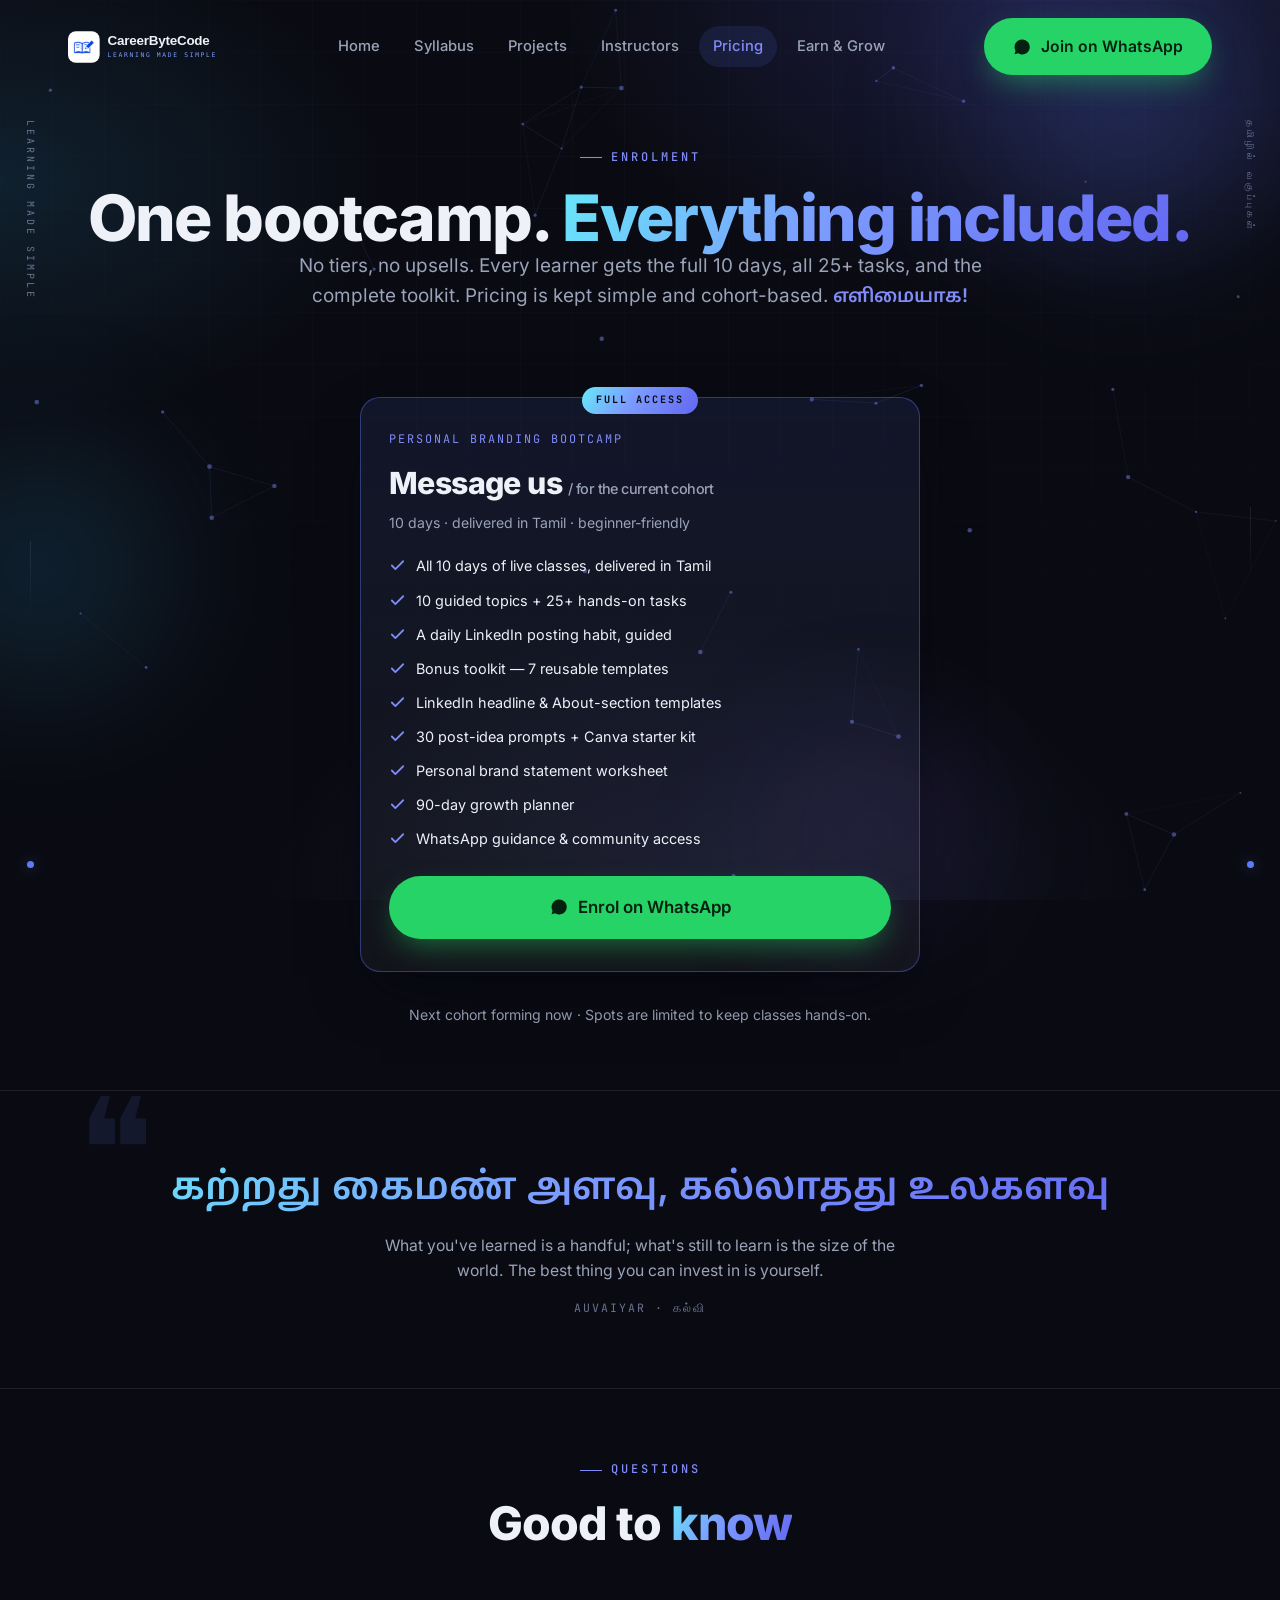
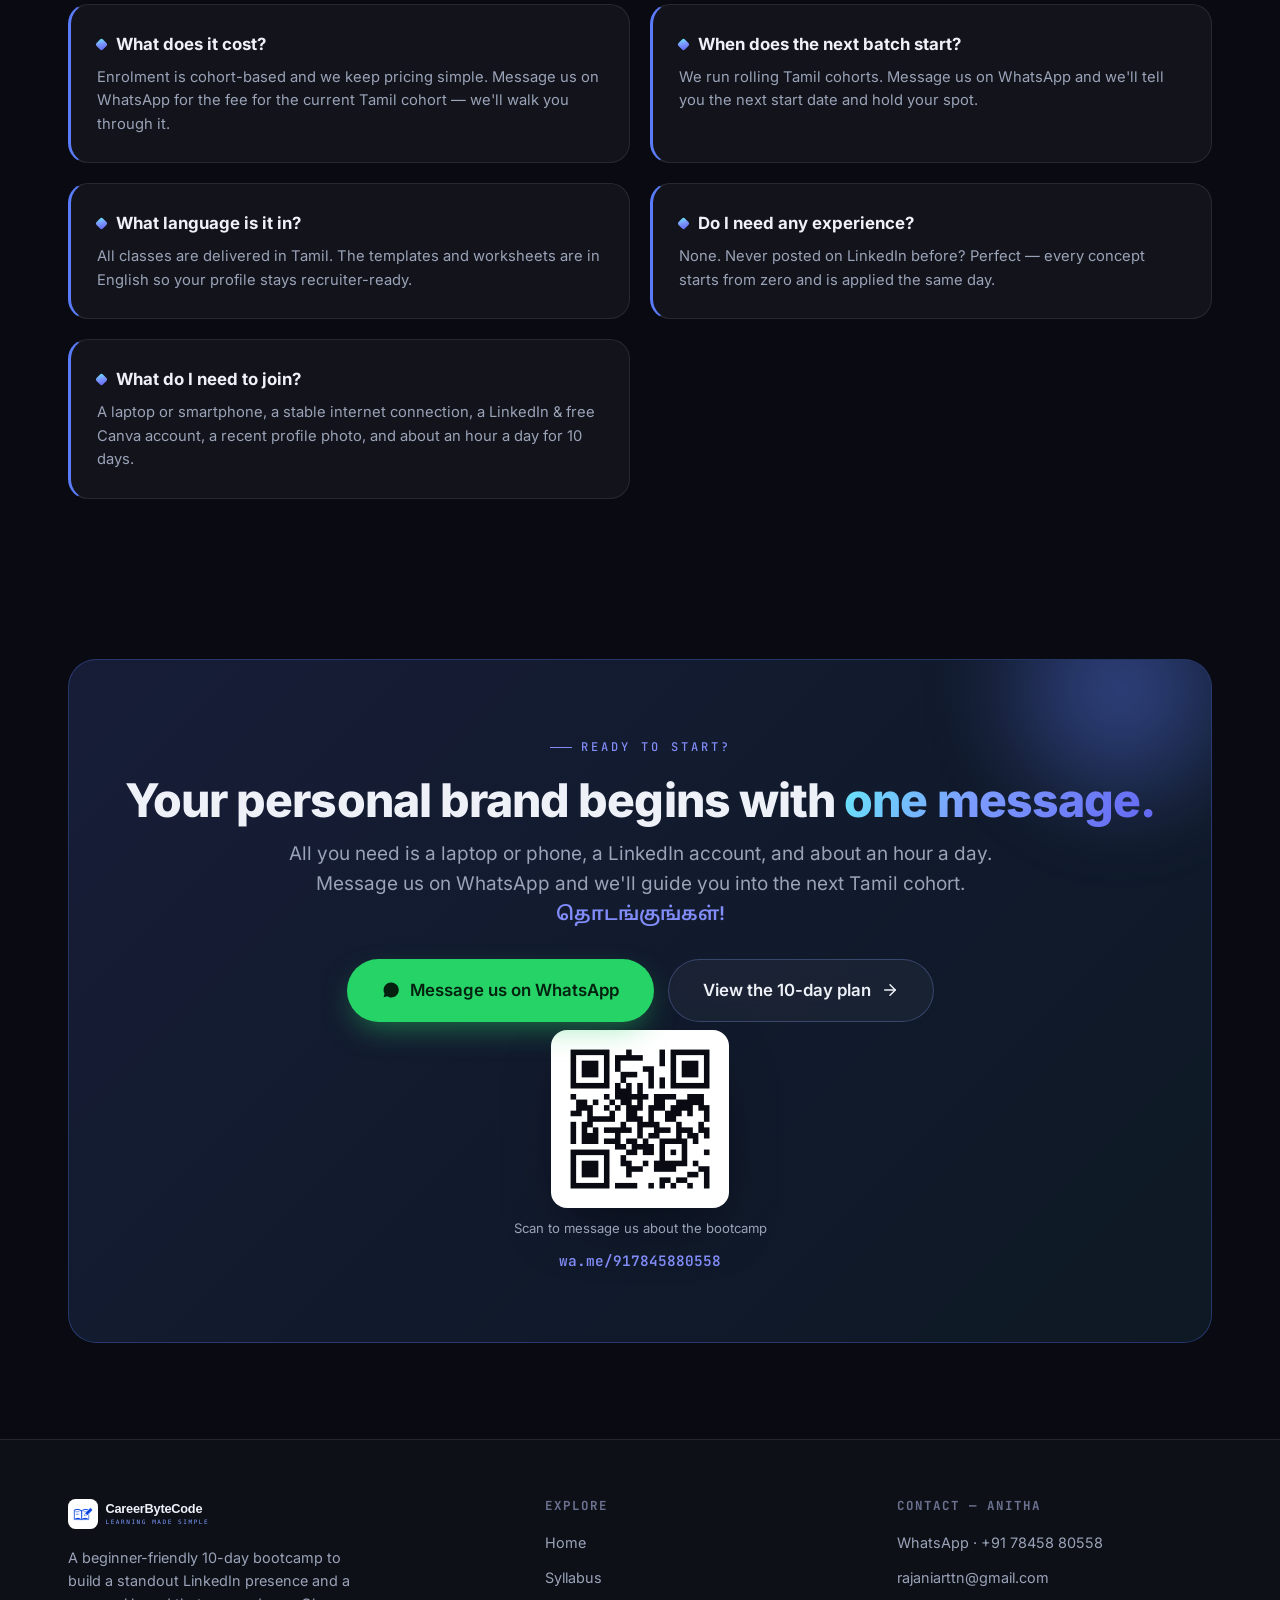
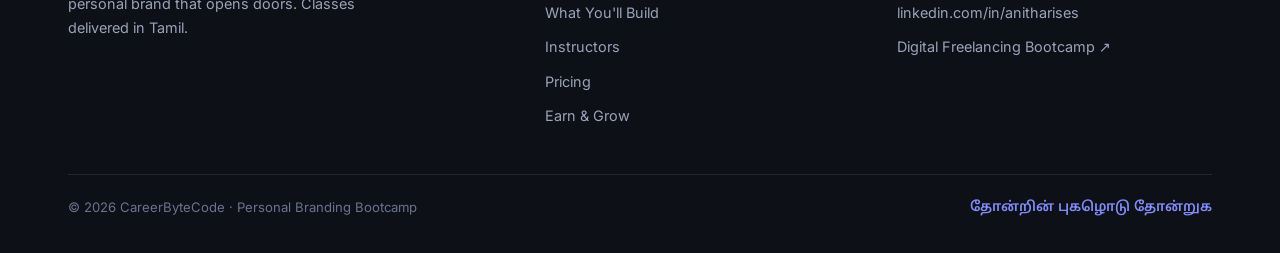
<file: pricing.html>
<!DOCTYPE html>
<html lang="en">
<head>
<meta charset="UTF-8">
<meta name="viewport" content="width=device-width, initial-scale=1.0">
<title>Pricing &amp; Enrolment · Personal Branding Bootcamp (Tamil)</title>
<meta name="description" content="Simple, cohort-based enrolment for the 10-day Personal Branding Bootcamp in Tamil. Message us on WhatsApp for the current cohort.">
<link rel="icon" type="image/svg+xml" href="assets/img/favicon.svg">
<meta property="og:title" content="Pricing &amp; Enrolment · Personal Branding Bootcamp (Tamil)"><meta property="og:description" content="Simple, cohort-based enrolment for the 10-day Personal Branding Bootcamp in Tamil. Message us on WhatsApp for the current cohort.">
<meta property="og:type" content="website"><meta property="og:image" content="assets/img/og-image.png">
<meta name="twitter:card" content="summary_large_image">
<link rel="preload" href="assets/fonts/inter-latin-700-normal.woff2" as="font" type="font/woff2" crossorigin>
<link rel="stylesheet" href="assets/shared-premium.css">
</head>
<body>
<div class="bg-atmos"></div><canvas id="net-canvas"></canvas>
<div class="orb a"></div><div class="orb b"></div><div class="orb c"></div>
<aside class="side-rail left"><span>Learning Made Simple</span><div class="tick"></div><div class="dot"></div></aside>
<aside class="side-rail right"><span>தமிழில் வகுப்புகள்</span><div class="tick"></div><div class="dot"></div></aside>
<header class="nav"><div class="nav-inner">
    <a class="brand" href="index.html"><img src="assets/img/logo.svg" alt="CareerByteCode"></a>
    <nav class="nav-links"><a href="index.html" class="">Home</a><a href="syllabus.html" class="">Syllabus</a><a href="projects.html" class="">Projects</a><a href="instructors.html" class="">Instructors</a><a href="pricing.html" class="active">Pricing</a><a href="earn.html" class="">Earn &amp; Grow</a></nav>
    <div class="nav-cta">
      <a class="btn btn-wa" href="https://wa.me/917845880558?text=Hi%20Anitha%2C%20I%27d%20like%20to%20join%20the%20Personal%20Branding%20Bootcamp%20(Tamil)." target="_blank" rel="noopener"><svg viewBox="0 0 24 24" fill="currentColor"><path d="M17.5 14.4c-.3-.2-1.7-.8-2-.9-.3-.1-.5-.2-.6.1-.2.3-.7.9-.8 1-.2.2-.3.2-.6.1-1.6-.8-2.6-1.4-3.7-3.2-.3-.5.3-.5.8-1.5.1-.2 0-.3 0-.5-.1-.1-.6-1.5-.9-2.1-.2-.5-.4-.4-.6-.5h-.5c-.2 0-.5.1-.7.3-.8.8-1 1.9-.6 3.1.5 1.5 1.5 2.9 2.9 4 2.4 1.9 4.2 2 5.6 1.7.8-.2 1.7-.9 2-1.7.2-.5.2-1 .1-1.1-.1-.1-.3-.2-.6-.3zM12 2a10 10 0 0 0-8.6 15l-1.3 4.7 4.8-1.3A10 10 0 1 0 12 2z"/></svg> Join on WhatsApp</a>
      <button class="burger" aria-label="Menu" aria-expanded="false"><span></span><span></span><span></span></button>
    </div>
  </div></header>
<div class="scrim"></div>
<nav class="mobile-menu"><a href="index.html" class="">Home</a><a href="syllabus.html" class="">Syllabus</a><a href="projects.html" class="">Projects</a><a href="instructors.html" class="">Instructors</a><a href="pricing.html" class="active">Pricing</a><a href="earn.html" class="">Earn &amp; Grow</a><a class="btn btn-wa" href="https://wa.me/917845880558?text=Hi%20Anitha%2C%20I%27d%20like%20to%20join%20the%20Personal%20Branding%20Bootcamp%20(Tamil)." target="_blank" rel="noopener"><svg viewBox="0 0 24 24" fill="currentColor"><path d="M17.5 14.4c-.3-.2-1.7-.8-2-.9-.3-.1-.5-.2-.6.1-.2.3-.7.9-.8 1-.2.2-.3.2-.6.1-1.6-.8-2.6-1.4-3.7-3.2-.3-.5.3-.5.8-1.5.1-.2 0-.3 0-.5-.1-.1-.6-1.5-.9-2.1-.2-.5-.4-.4-.6-.5h-.5c-.2 0-.5.1-.7.3-.8.8-1 1.9-.6 3.1.5 1.5 1.5 2.9 2.9 4 2.4 1.9 4.2 2 5.6 1.7.8-.2 1.7-.9 2-1.7.2-.5.2-1 .1-1.1-.1-.1-.3-.2-.6-.3zM12 2a10 10 0 0 0-8.6 15l-1.3 4.7 4.8-1.3A10 10 0 1 0 12 2z"/></svg> Join on WhatsApp</a></nav>

<section class="page-head"><div class="wrap">
  <span class="eyebrow" style="justify-content:center">Enrolment</span>
  <h1 class="h-xl">One bootcamp. <span class="grad-text">Everything included.</span></h1>
  <p class="lead">No tiers, no upsells. Every learner gets the full 10 days, all 25+ tasks, and the complete toolkit. Pricing is kept simple and cohort-based. <span class="ta-accent">எளிமையாக!</span></p>
</div></section>
<section class="section tight"><div class="wrap">
  <div class="pricing-grid" style="grid-template-columns:1fr;max-width:560px;margin-inline:auto">
    <div class="pricing-item feature reveal">
      <span class="badge-top">Full access</span>
      <div class="tier">Personal Branding Bootcamp</div>
      <div class="price">Message us <small>/ for the current cohort</small></div>
      <div class="sub">10 days · delivered in Tamil · beginner-friendly</div>
      <ul><li><svg viewBox="0 0 24 24" fill="none" stroke="currentColor" stroke-width="2.5" stroke-linecap="round" stroke-linejoin="round"><polyline points="20 6 9 17 4 12"/></svg>All 10 days of live classes, delivered in Tamil</li><li><svg viewBox="0 0 24 24" fill="none" stroke="currentColor" stroke-width="2.5" stroke-linecap="round" stroke-linejoin="round"><polyline points="20 6 9 17 4 12"/></svg>10 guided topics + 25+ hands-on tasks</li><li><svg viewBox="0 0 24 24" fill="none" stroke="currentColor" stroke-width="2.5" stroke-linecap="round" stroke-linejoin="round"><polyline points="20 6 9 17 4 12"/></svg>A daily LinkedIn posting habit, guided</li><li><svg viewBox="0 0 24 24" fill="none" stroke="currentColor" stroke-width="2.5" stroke-linecap="round" stroke-linejoin="round"><polyline points="20 6 9 17 4 12"/></svg>Bonus toolkit — 7 reusable templates</li><li><svg viewBox="0 0 24 24" fill="none" stroke="currentColor" stroke-width="2.5" stroke-linecap="round" stroke-linejoin="round"><polyline points="20 6 9 17 4 12"/></svg>LinkedIn headline &amp; About-section templates</li><li><svg viewBox="0 0 24 24" fill="none" stroke="currentColor" stroke-width="2.5" stroke-linecap="round" stroke-linejoin="round"><polyline points="20 6 9 17 4 12"/></svg>30 post-idea prompts + Canva starter kit</li><li><svg viewBox="0 0 24 24" fill="none" stroke="currentColor" stroke-width="2.5" stroke-linecap="round" stroke-linejoin="round"><polyline points="20 6 9 17 4 12"/></svg>Personal brand statement worksheet</li><li><svg viewBox="0 0 24 24" fill="none" stroke="currentColor" stroke-width="2.5" stroke-linecap="round" stroke-linejoin="round"><polyline points="20 6 9 17 4 12"/></svg>90-day growth planner</li><li><svg viewBox="0 0 24 24" fill="none" stroke="currentColor" stroke-width="2.5" stroke-linecap="round" stroke-linejoin="round"><polyline points="20 6 9 17 4 12"/></svg>WhatsApp guidance &amp; community access</li></ul>
      <a class="btn btn-wa lg" href="https://wa.me/917845880558?text=Hi%20Anitha%2C%20I%27d%20like%20to%20join%20the%20Personal%20Branding%20Bootcamp%20(Tamil)." target="_blank" rel="noopener" style="justify-content:center"><svg viewBox="0 0 24 24" fill="currentColor"><path d="M17.5 14.4c-.3-.2-1.7-.8-2-.9-.3-.1-.5-.2-.6.1-.2.3-.7.9-.8 1-.2.2-.3.2-.6.1-1.6-.8-2.6-1.4-3.7-3.2-.3-.5.3-.5.8-1.5.1-.2 0-.3 0-.5-.1-.1-.6-1.5-.9-2.1-.2-.5-.4-.4-.6-.5h-.5c-.2 0-.5.1-.7.3-.8.8-1 1.9-.6 3.1.5 1.5 1.5 2.9 2.9 4 2.4 1.9 4.2 2 5.6 1.7.8-.2 1.7-.9 2-1.7.2-.5.2-1 .1-1.1-.1-.1-.3-.2-.6-.3zM12 2a10 10 0 0 0-8.6 15l-1.3 4.7 4.8-1.3A10 10 0 1 0 12 2z"/></svg> Enrol on WhatsApp</a>
    </div>
  </div>
  <p class="muted center mt-m" style="font-size:.88rem">Next cohort forming now · Spots are limited to keep classes hands-on.</p>
</div></section>

<section class="quote-band"><div class="wrap">
  <p class="quote-ta">கற்றது கைமண் அளவு, கல்லாதது உலகளவு</p><p class="quote-en">What you've learned is a handful; what's still to learn is the size of the world. The best thing you can invest in is yourself.</p><div class="quote-src">Auvaiyar · கல்வி</div>
</div></section>

<section class="section tight"><div class="wrap">
  <div class="center"><span class="eyebrow">Questions</span><h2 class="h-lg">Good to <span class="grad-text">know</span></h2></div>
  <div class="grid grid-2 mt-l"><div class="tech-card reveal"><h3><span class="di"></span>What does it cost?</h3><p>Enrolment is cohort-based and we keep pricing simple. Message us on WhatsApp for the fee for the current Tamil cohort — we'll walk you through it.</p></div><div class="tech-card reveal"><h3><span class="di"></span>When does the next batch start?</h3><p>We run rolling Tamil cohorts. Message us on WhatsApp and we'll tell you the next start date and hold your spot.</p></div><div class="tech-card reveal"><h3><span class="di"></span>What language is it in?</h3><p>All classes are delivered in Tamil. The templates and worksheets are in English so your profile stays recruiter-ready.</p></div><div class="tech-card reveal"><h3><span class="di"></span>Do I need any experience?</h3><p>None. Never posted on LinkedIn before? Perfect — every concept starts from zero and is applied the same day.</p></div><div class="tech-card reveal"><h3><span class="di"></span>What do I need to join?</h3><p>A laptop or smartphone, a stable internet connection, a LinkedIn &amp; free Canva account, a recent profile photo, and about an hour a day for 10 days.</p></div></div>
</div></section>
<section class="section"><div class="wrap"><div class="cta-band reveal"><div class="inner">
  <div class="eyebrow" style="justify-content:center">Ready to start?</div>
  <h2 class="h-lg">Your personal brand begins with <span class="grad-text">one message.</span></h2>
  <p class="lead">All you need is a laptop or phone, a LinkedIn account, and about an hour a day. Message us on WhatsApp and we'll guide you into the next Tamil cohort. <span class="ta-accent">தொடங்குங்கள்!</span></p>
  <div class="cta-actions">
    <a class="btn btn-wa lg" href="https://wa.me/917845880558?text=Hi%20Anitha%2C%20I%27d%20like%20to%20join%20the%20Personal%20Branding%20Bootcamp%20(Tamil)." target="_blank" rel="noopener"><svg viewBox="0 0 24 24" fill="currentColor"><path d="M17.5 14.4c-.3-.2-1.7-.8-2-.9-.3-.1-.5-.2-.6.1-.2.3-.7.9-.8 1-.2.2-.3.2-.6.1-1.6-.8-2.6-1.4-3.7-3.2-.3-.5.3-.5.8-1.5.1-.2 0-.3 0-.5-.1-.1-.6-1.5-.9-2.1-.2-.5-.4-.4-.6-.5h-.5c-.2 0-.5.1-.7.3-.8.8-1 1.9-.6 3.1.5 1.5 1.5 2.9 2.9 4 2.4 1.9 4.2 2 5.6 1.7.8-.2 1.7-.9 2-1.7.2-.5.2-1 .1-1.1-.1-.1-.3-.2-.6-.3zM12 2a10 10 0 0 0-8.6 15l-1.3 4.7 4.8-1.3A10 10 0 1 0 12 2z"/></svg> Message us on WhatsApp</a>
    <a class="btn btn-ghost lg" href="syllabus.html">View the 10-day plan <svg viewBox="0 0 24 24" fill="none" stroke="currentColor" stroke-width="2" stroke-linecap="round" stroke-linejoin="round"><line x1="5" y1="12" x2="19" y2="12"/><polyline points="12 5 19 12 12 19"/></svg></a>
  </div>
  <div class="qr-wrap"><div class="qbox"><img src="assets/img/whatsapp-qr.png" alt="Scan to message on WhatsApp"></div>
    <div class="cap">Scan to message us about the bootcamp</div><div class="num">wa.me/917845880558</div></div>
</div></div></div></section>
<footer class="footer"><div class="wrap">
  <div class="footer-grid">
    <div>
      <a class="brand" href="index.html"><img src="assets/img/logo.svg" alt="CareerByteCode"></a>
      <p>A beginner-friendly 10-day bootcamp to build a standout LinkedIn presence and a personal brand that opens doors. Classes delivered in Tamil.</p>
    </div>
    <div><h4>Explore</h4><ul>
      <li><a href="index.html">Home</a></li><li><a href="syllabus.html">Syllabus</a></li>
      <li><a href="projects.html">What You'll Build</a></li><li><a href="instructors.html">Instructors</a></li>
      <li><a href="pricing.html">Pricing</a></li><li><a href="earn.html">Earn &amp; Grow</a></li>
    </ul></div>
    <div><h4>Contact — Anitha</h4><ul>
      <li><a href="https://wa.me/917845880558?text=Hi%20Anitha%2C%20I%27d%20like%20to%20join%20the%20Personal%20Branding%20Bootcamp%20(Tamil)." target="_blank" rel="noopener">WhatsApp · +91 78458 80558</a></li>
      <li><a href="mailto:rajaniarttn@gmail.com">rajaniarttn@gmail.com</a></li>
      <li><a href="https://www.linkedin.com/in/anitharises/" target="_blank" rel="noopener">linkedin.com/in/anitharises</a></li>
      <li><a href="https://careerbytecode.github.io/digital-freelancing-tamil/" target="_blank" rel="noopener">Digital Freelancing Bootcamp ↗</a></li>
    </ul></div>
  </div>
  <div class="footer-bottom">
    <span>© <span data-year>2025</span> CareerByteCode · Personal Branding Bootcamp</span>
    <span class="ta-accent">தோன்றின் புகழொடு தோன்றுக</span>
  </div>
</div></footer>
<script src="assets/shared-premium.js"></script>
</body></html>
</file>
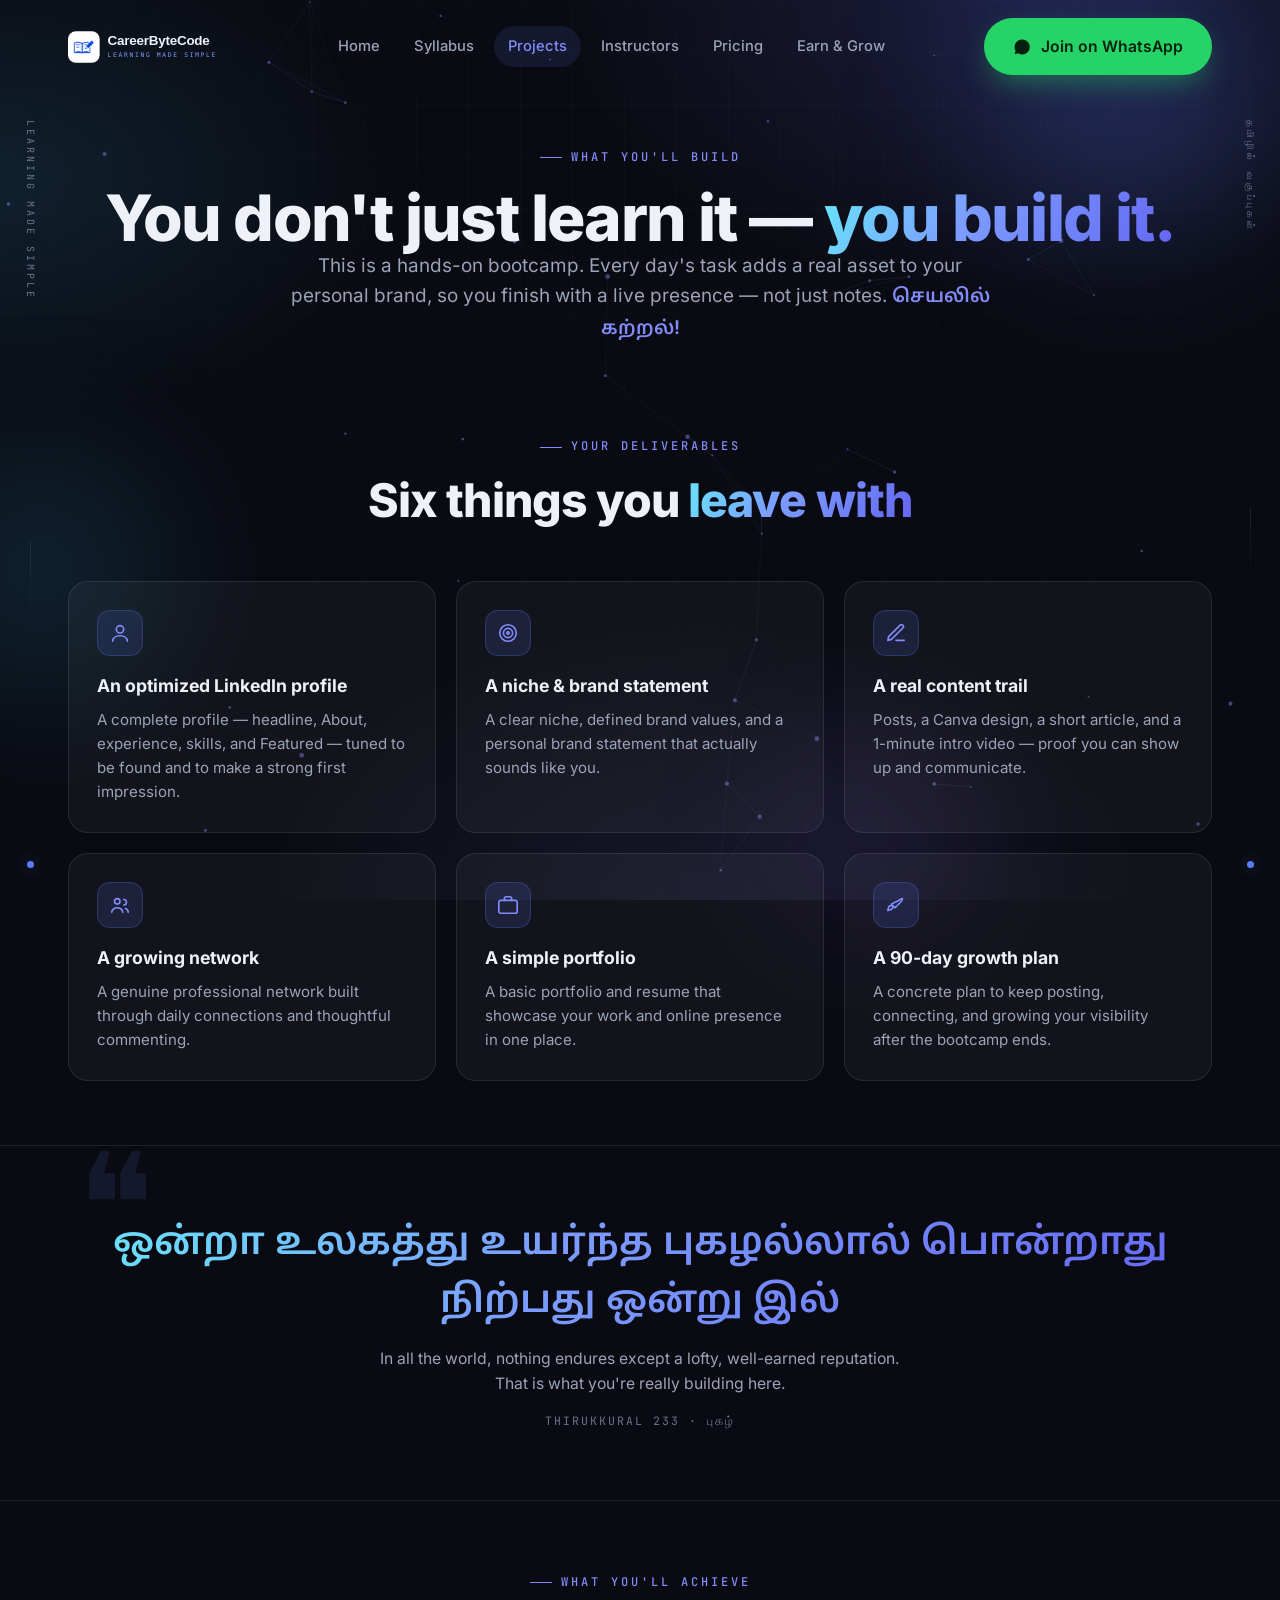
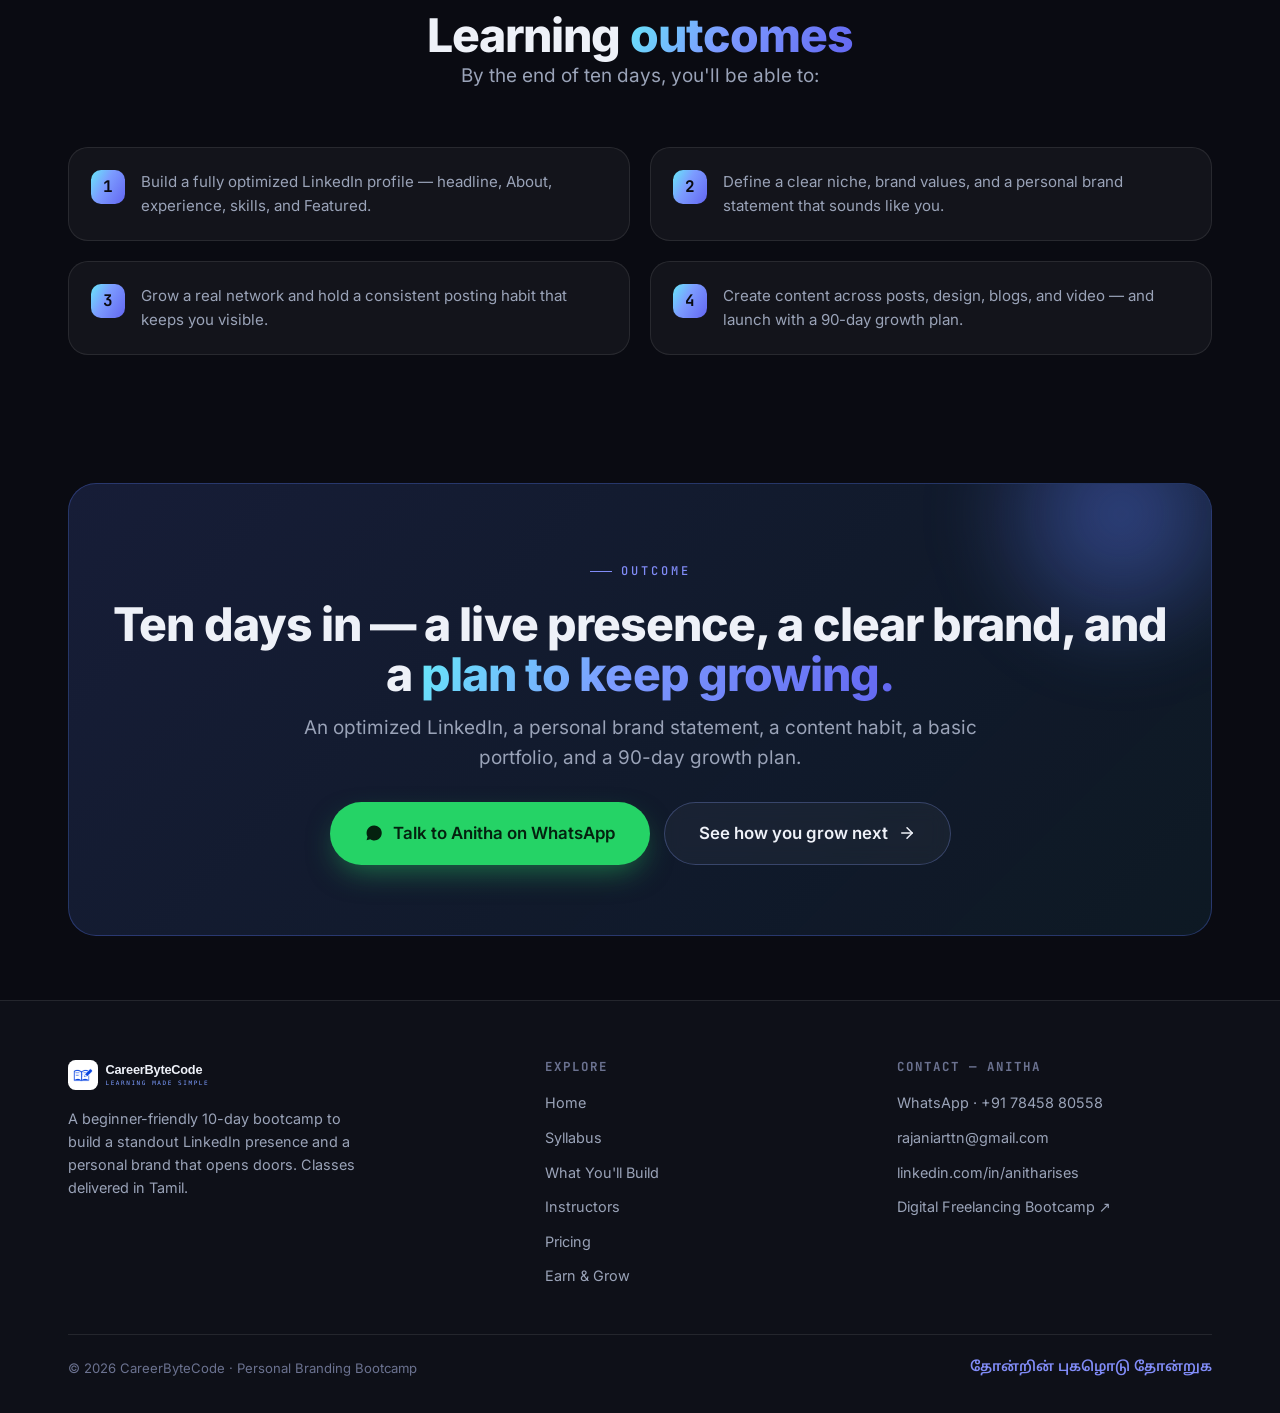
<file: projects.html>
<!DOCTYPE html>
<html lang="en">
<head>
<meta charset="UTF-8">
<meta name="viewport" content="width=device-width, initial-scale=1.0">
<title>What You'll Build · Personal Branding Bootcamp (Tamil)</title>
<meta name="description" content="See exactly what you'll walk away with — an optimized LinkedIn profile, a personal brand statement, a content trail, a portfolio, and a 90-day plan.">
<link rel="icon" type="image/svg+xml" href="assets/img/favicon.svg">
<meta property="og:title" content="What You'll Build · Personal Branding Bootcamp (Tamil)"><meta property="og:description" content="See exactly what you'll walk away with — an optimized LinkedIn profile, a personal brand statement, a content trail, a portfolio, and a 90-day plan.">
<meta property="og:type" content="website"><meta property="og:image" content="assets/img/og-image.png">
<meta name="twitter:card" content="summary_large_image">
<link rel="preload" href="assets/fonts/inter-latin-700-normal.woff2" as="font" type="font/woff2" crossorigin>
<link rel="stylesheet" href="assets/shared-premium.css">
</head>
<body>
<div class="bg-atmos"></div><canvas id="net-canvas"></canvas>
<div class="orb a"></div><div class="orb b"></div><div class="orb c"></div>
<aside class="side-rail left"><span>Learning Made Simple</span><div class="tick"></div><div class="dot"></div></aside>
<aside class="side-rail right"><span>தமிழில் வகுப்புகள்</span><div class="tick"></div><div class="dot"></div></aside>
<header class="nav"><div class="nav-inner">
    <a class="brand" href="index.html"><img src="assets/img/logo.svg" alt="CareerByteCode"></a>
    <nav class="nav-links"><a href="index.html" class="">Home</a><a href="syllabus.html" class="">Syllabus</a><a href="projects.html" class="active">Projects</a><a href="instructors.html" class="">Instructors</a><a href="pricing.html" class="">Pricing</a><a href="earn.html" class="">Earn &amp; Grow</a></nav>
    <div class="nav-cta">
      <a class="btn btn-wa" href="https://wa.me/917845880558?text=Hi%20Anitha%2C%20I%27d%20like%20to%20join%20the%20Personal%20Branding%20Bootcamp%20(Tamil)." target="_blank" rel="noopener"><svg viewBox="0 0 24 24" fill="currentColor"><path d="M17.5 14.4c-.3-.2-1.7-.8-2-.9-.3-.1-.5-.2-.6.1-.2.3-.7.9-.8 1-.2.2-.3.2-.6.1-1.6-.8-2.6-1.4-3.7-3.2-.3-.5.3-.5.8-1.5.1-.2 0-.3 0-.5-.1-.1-.6-1.5-.9-2.1-.2-.5-.4-.4-.6-.5h-.5c-.2 0-.5.1-.7.3-.8.8-1 1.9-.6 3.1.5 1.5 1.5 2.9 2.9 4 2.4 1.9 4.2 2 5.6 1.7.8-.2 1.7-.9 2-1.7.2-.5.2-1 .1-1.1-.1-.1-.3-.2-.6-.3zM12 2a10 10 0 0 0-8.6 15l-1.3 4.7 4.8-1.3A10 10 0 1 0 12 2z"/></svg> Join on WhatsApp</a>
      <button class="burger" aria-label="Menu" aria-expanded="false"><span></span><span></span><span></span></button>
    </div>
  </div></header>
<div class="scrim"></div>
<nav class="mobile-menu"><a href="index.html" class="">Home</a><a href="syllabus.html" class="">Syllabus</a><a href="projects.html" class="active">Projects</a><a href="instructors.html" class="">Instructors</a><a href="pricing.html" class="">Pricing</a><a href="earn.html" class="">Earn &amp; Grow</a><a class="btn btn-wa" href="https://wa.me/917845880558?text=Hi%20Anitha%2C%20I%27d%20like%20to%20join%20the%20Personal%20Branding%20Bootcamp%20(Tamil)." target="_blank" rel="noopener"><svg viewBox="0 0 24 24" fill="currentColor"><path d="M17.5 14.4c-.3-.2-1.7-.8-2-.9-.3-.1-.5-.2-.6.1-.2.3-.7.9-.8 1-.2.2-.3.2-.6.1-1.6-.8-2.6-1.4-3.7-3.2-.3-.5.3-.5.8-1.5.1-.2 0-.3 0-.5-.1-.1-.6-1.5-.9-2.1-.2-.5-.4-.4-.6-.5h-.5c-.2 0-.5.1-.7.3-.8.8-1 1.9-.6 3.1.5 1.5 1.5 2.9 2.9 4 2.4 1.9 4.2 2 5.6 1.7.8-.2 1.7-.9 2-1.7.2-.5.2-1 .1-1.1-.1-.1-.3-.2-.6-.3zM12 2a10 10 0 0 0-8.6 15l-1.3 4.7 4.8-1.3A10 10 0 1 0 12 2z"/></svg> Join on WhatsApp</a></nav>

<section class="page-head"><div class="wrap">
  <span class="eyebrow" style="justify-content:center">What you'll build</span>
  <h1 class="h-xl">You don't just learn it — <span class="grad-text">you build it.</span></h1>
  <p class="lead">This is a hands-on bootcamp. Every day's task adds a real asset to your personal brand, so you finish with a live presence — not just notes. <span class="ta-accent">செயலில் கற்றல்!</span></p>
</div></section>

<section class="section tight"><div class="wrap">
  <div class="center"><span class="eyebrow">Your deliverables</span><h2 class="h-lg">Six things you <span class="grad-text">leave with</span></h2></div>
  <div class="grid grid-3 mt-l"><div class="card reveal"><div class="ic"><svg viewBox="0 0 24 24" fill="none" stroke="currentColor" stroke-width="1.8" stroke-linecap="round" stroke-linejoin="round"><circle cx="12" cy="8" r="4"/><path d="M4 21c0-4 4-6 8-6s8 2 8 6"/></svg></div><h3>An optimized LinkedIn profile</h3><p>A complete profile — headline, About, experience, skills, and Featured — tuned to be found and to make a strong first impression.</p></div><div class="card reveal"><div class="ic"><svg viewBox="0 0 24 24" fill="none" stroke="currentColor" stroke-width="1.8" stroke-linecap="round" stroke-linejoin="round"><circle cx="12" cy="12" r="9"/><circle cx="12" cy="12" r="5"/><circle cx="12" cy="12" r="1.4"/></svg></div><h3>A niche &amp; brand statement</h3><p>A clear niche, defined brand values, and a personal brand statement that actually sounds like you.</p></div><div class="card reveal"><div class="ic"><svg viewBox="0 0 24 24" fill="none" stroke="currentColor" stroke-width="1.8" stroke-linecap="round" stroke-linejoin="round"><path d="M12 20h9"/><path d="M16.5 3.5a2.1 2.1 0 0 1 3 3L7 19l-4 1 1-4z"/></svg></div><h3>A real content trail</h3><p>Posts, a Canva design, a short article, and a 1-minute intro video — proof you can show up and communicate.</p></div><div class="card reveal"><div class="ic"><svg viewBox="0 0 24 24" fill="none" stroke="currentColor" stroke-width="1.8" stroke-linecap="round" stroke-linejoin="round"><circle cx="9" cy="8" r="3"/><path d="M3 20c0-3 3-5 6-5s6 2 6 5"/><path d="M16 6a3 3 0 0 1 0 6M21 20c0-2-1-3.5-3-4.3"/></svg></div><h3>A growing network</h3><p>A genuine professional network built through daily connections and thoughtful commenting.</p></div><div class="card reveal"><div class="ic"><svg viewBox="0 0 24 24" fill="none" stroke="currentColor" stroke-width="1.8" stroke-linecap="round" stroke-linejoin="round"><rect x="2" y="7" width="20" height="14" rx="2"/><path d="M8 7V5a2 2 0 0 1 2-2h4a2 2 0 0 1 2 2v2"/></svg></div><h3>A simple portfolio</h3><p>A basic portfolio and resume that showcase your work and online presence in one place.</p></div><div class="card reveal"><div class="ic"><svg viewBox="0 0 24 24" fill="none" stroke="currentColor" stroke-width="1.8" stroke-linecap="round" stroke-linejoin="round"><path d="M5 13c-1.5 1.5-2 5-2 5s3.5-.5 5-2c.8-.8.8-2 0-2.8a2 2 0 0 0-3 0z"/><path d="M15 7a6 6 0 0 1 4-2 6 6 0 0 1-2 4l-6 6-4-4z"/></svg></div><h3>A 90-day growth plan</h3><p>A concrete plan to keep posting, connecting, and growing your visibility after the bootcamp ends.</p></div></div>
</div></section>

<section class="quote-band"><div class="wrap">
  <p class="quote-ta">ஒன்றா உலகத்து உயர்ந்த புகழல்லால் பொன்றாது நிற்பது ஒன்று இல்</p><p class="quote-en">In all the world, nothing endures except a lofty, well-earned reputation. That is what you're really building here.</p><div class="quote-src">Thirukkural 233 · புகழ்</div>
</div></section>

<section class="section tight"><div class="wrap">
  <div class="center"><span class="eyebrow">What you'll achieve</span><h2 class="h-lg">Learning <span class="grad-text">outcomes</span></h2>
  <p class="lead">By the end of ten days, you'll be able to:</p></div>
  <div class="grid grid-2 mt-l"><div class="outcome reveal"><div class="n">1</div><p>Build a fully optimized LinkedIn profile — headline, About, experience, skills, and Featured.</p></div><div class="outcome reveal"><div class="n">2</div><p>Define a clear niche, brand values, and a personal brand statement that sounds like you.</p></div><div class="outcome reveal"><div class="n">3</div><p>Grow a real network and hold a consistent posting habit that keeps you visible.</p></div><div class="outcome reveal"><div class="n">4</div><p>Create content across posts, design, blogs, and video — and launch with a 90-day growth plan.</p></div></div>
</div></section>

<section class="section tight"><div class="wrap"><div class="cta-band reveal"><div class="inner">
  <div class="eyebrow" style="justify-content:center">Outcome</div>
  <h2 class="h-lg">Ten days in — a live presence, a clear brand, and a <span class="grad-text">plan to keep growing.</span></h2>
  <p class="lead">An optimized LinkedIn, a personal brand statement, a content habit, a basic portfolio, and a 90-day growth plan.</p>
  <div class="cta-actions"><a class="btn btn-wa lg" href="https://wa.me/917845880558?text=Hi%20Anitha%2C%20I%27d%20like%20to%20join%20the%20Personal%20Branding%20Bootcamp%20(Tamil)." target="_blank" rel="noopener"><svg viewBox="0 0 24 24" fill="currentColor"><path d="M17.5 14.4c-.3-.2-1.7-.8-2-.9-.3-.1-.5-.2-.6.1-.2.3-.7.9-.8 1-.2.2-.3.2-.6.1-1.6-.8-2.6-1.4-3.7-3.2-.3-.5.3-.5.8-1.5.1-.2 0-.3 0-.5-.1-.1-.6-1.5-.9-2.1-.2-.5-.4-.4-.6-.5h-.5c-.2 0-.5.1-.7.3-.8.8-1 1.9-.6 3.1.5 1.5 1.5 2.9 2.9 4 2.4 1.9 4.2 2 5.6 1.7.8-.2 1.7-.9 2-1.7.2-.5.2-1 .1-1.1-.1-.1-.3-.2-.6-.3zM12 2a10 10 0 0 0-8.6 15l-1.3 4.7 4.8-1.3A10 10 0 1 0 12 2z"/></svg> Talk to Anitha on WhatsApp</a><a class="btn btn-ghost lg" href="earn.html">See how you grow next <svg viewBox="0 0 24 24" fill="none" stroke="currentColor" stroke-width="2" stroke-linecap="round" stroke-linejoin="round"><line x1="5" y1="12" x2="19" y2="12"/><polyline points="12 5 19 12 12 19"/></svg></a></div>
</div></div></div></section>
<footer class="footer"><div class="wrap">
  <div class="footer-grid">
    <div>
      <a class="brand" href="index.html"><img src="assets/img/logo.svg" alt="CareerByteCode"></a>
      <p>A beginner-friendly 10-day bootcamp to build a standout LinkedIn presence and a personal brand that opens doors. Classes delivered in Tamil.</p>
    </div>
    <div><h4>Explore</h4><ul>
      <li><a href="index.html">Home</a></li><li><a href="syllabus.html">Syllabus</a></li>
      <li><a href="projects.html">What You'll Build</a></li><li><a href="instructors.html">Instructors</a></li>
      <li><a href="pricing.html">Pricing</a></li><li><a href="earn.html">Earn &amp; Grow</a></li>
    </ul></div>
    <div><h4>Contact — Anitha</h4><ul>
      <li><a href="https://wa.me/917845880558?text=Hi%20Anitha%2C%20I%27d%20like%20to%20join%20the%20Personal%20Branding%20Bootcamp%20(Tamil)." target="_blank" rel="noopener">WhatsApp · +91 78458 80558</a></li>
      <li><a href="mailto:rajaniarttn@gmail.com">rajaniarttn@gmail.com</a></li>
      <li><a href="https://www.linkedin.com/in/anitharises/" target="_blank" rel="noopener">linkedin.com/in/anitharises</a></li>
      <li><a href="https://careerbytecode.github.io/digital-freelancing-tamil/" target="_blank" rel="noopener">Digital Freelancing Bootcamp ↗</a></li>
    </ul></div>
  </div>
  <div class="footer-bottom">
    <span>© <span data-year>2025</span> CareerByteCode · Personal Branding Bootcamp</span>
    <span class="ta-accent">தோன்றின் புகழொடு தோன்றுக</span>
  </div>
</div></footer>
<script src="assets/shared-premium.js"></script>
</body></html>
</file>
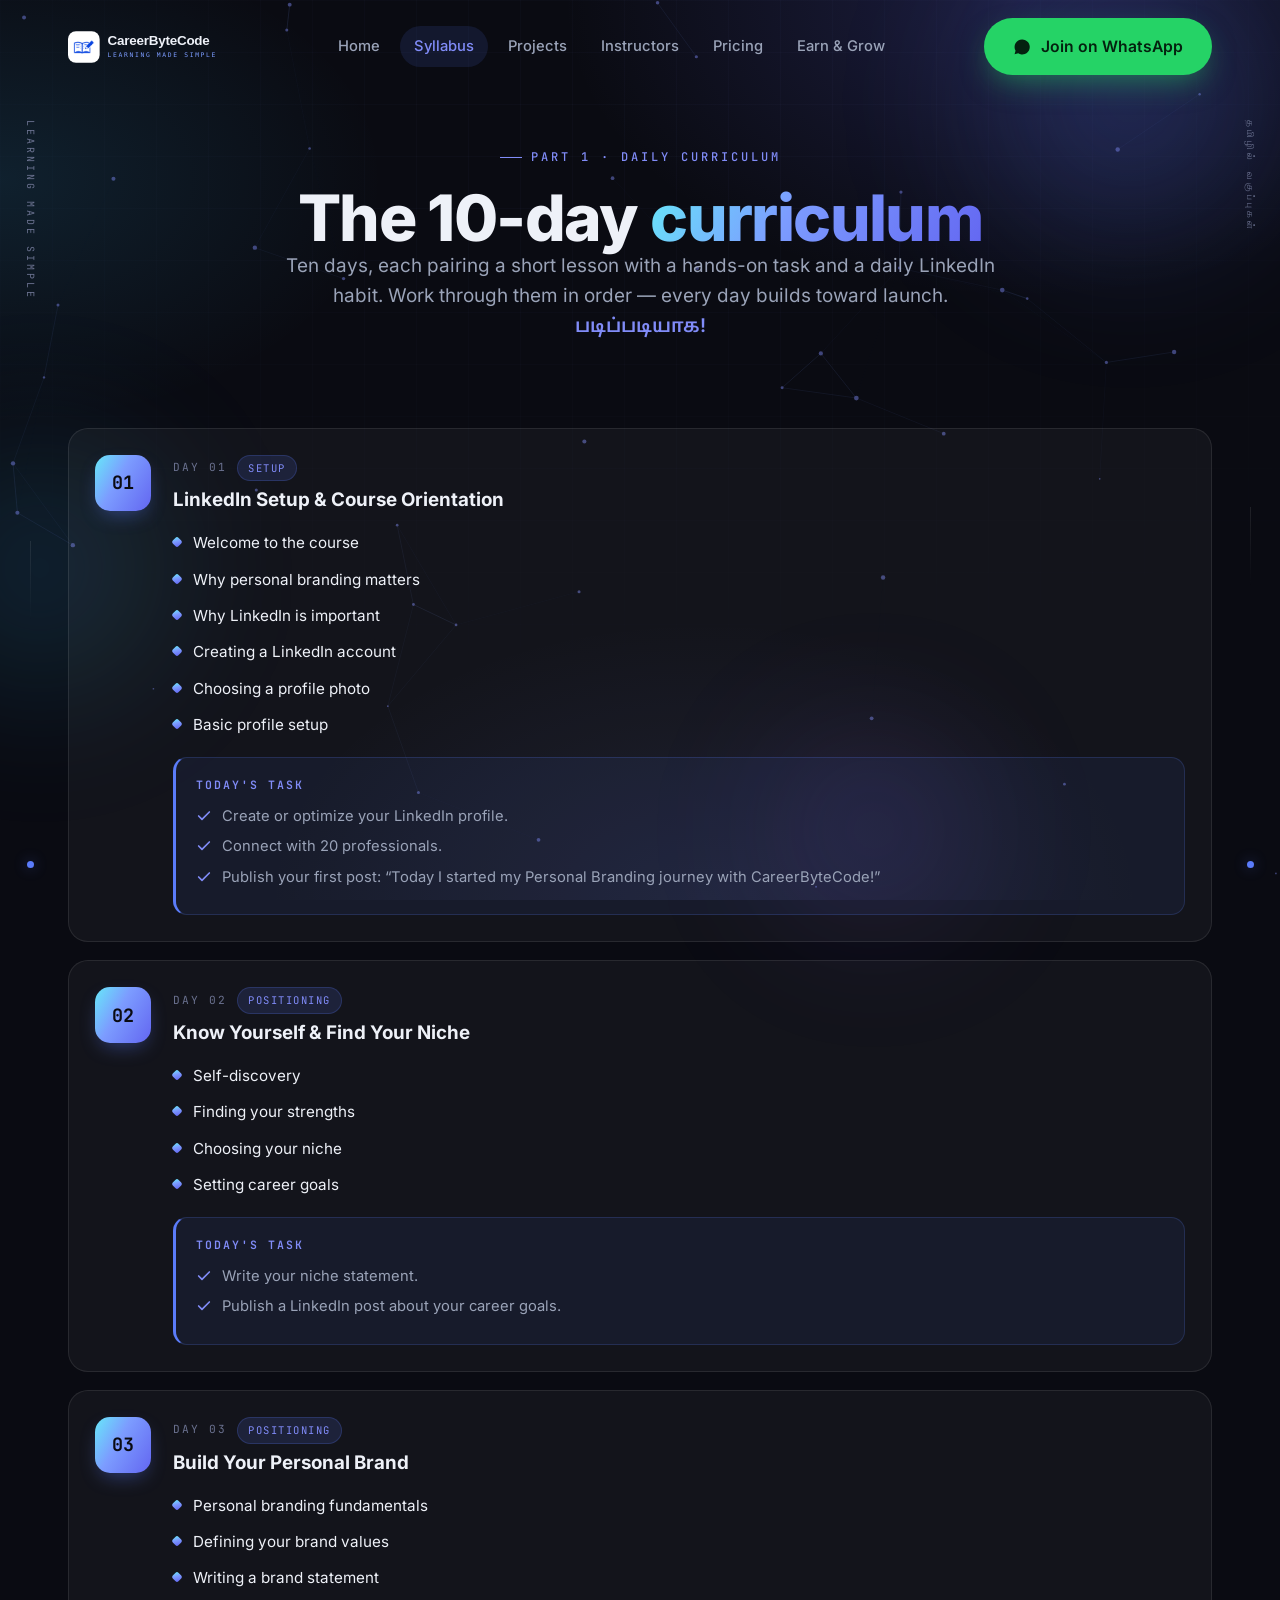
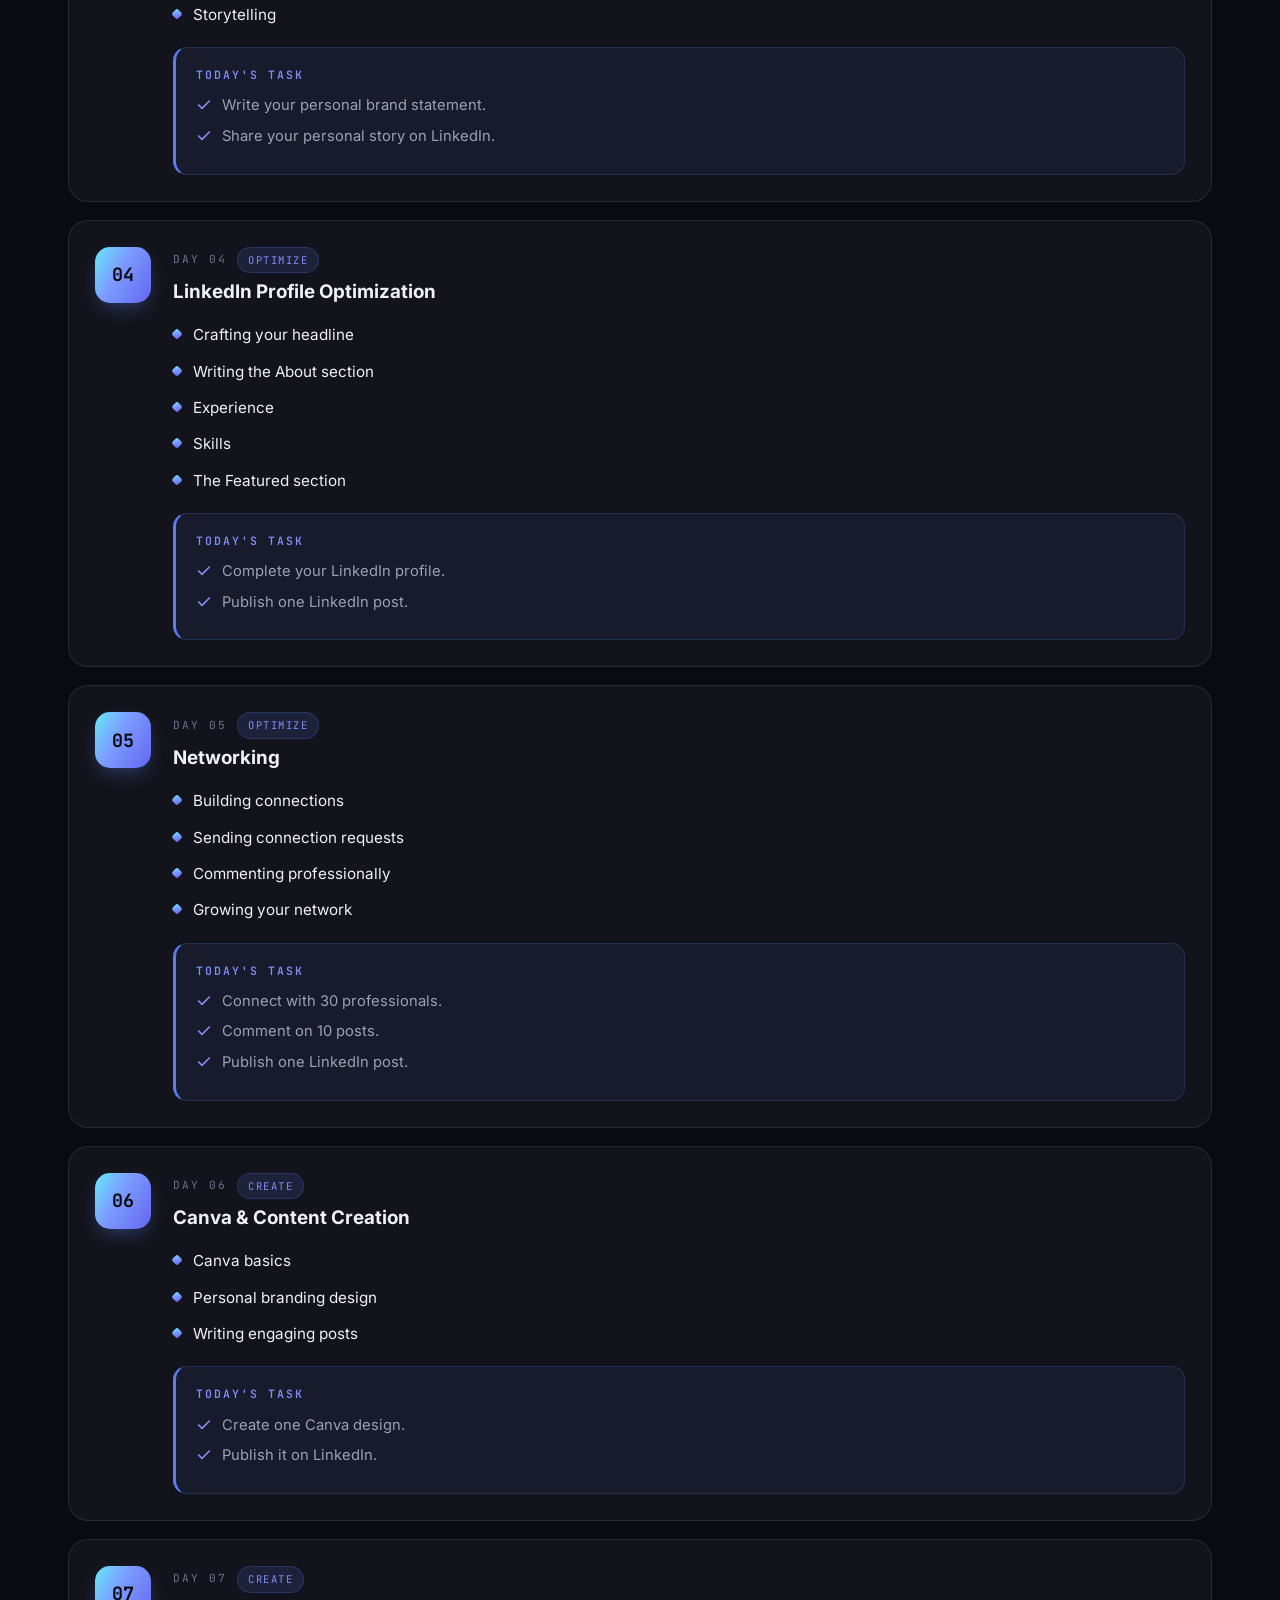
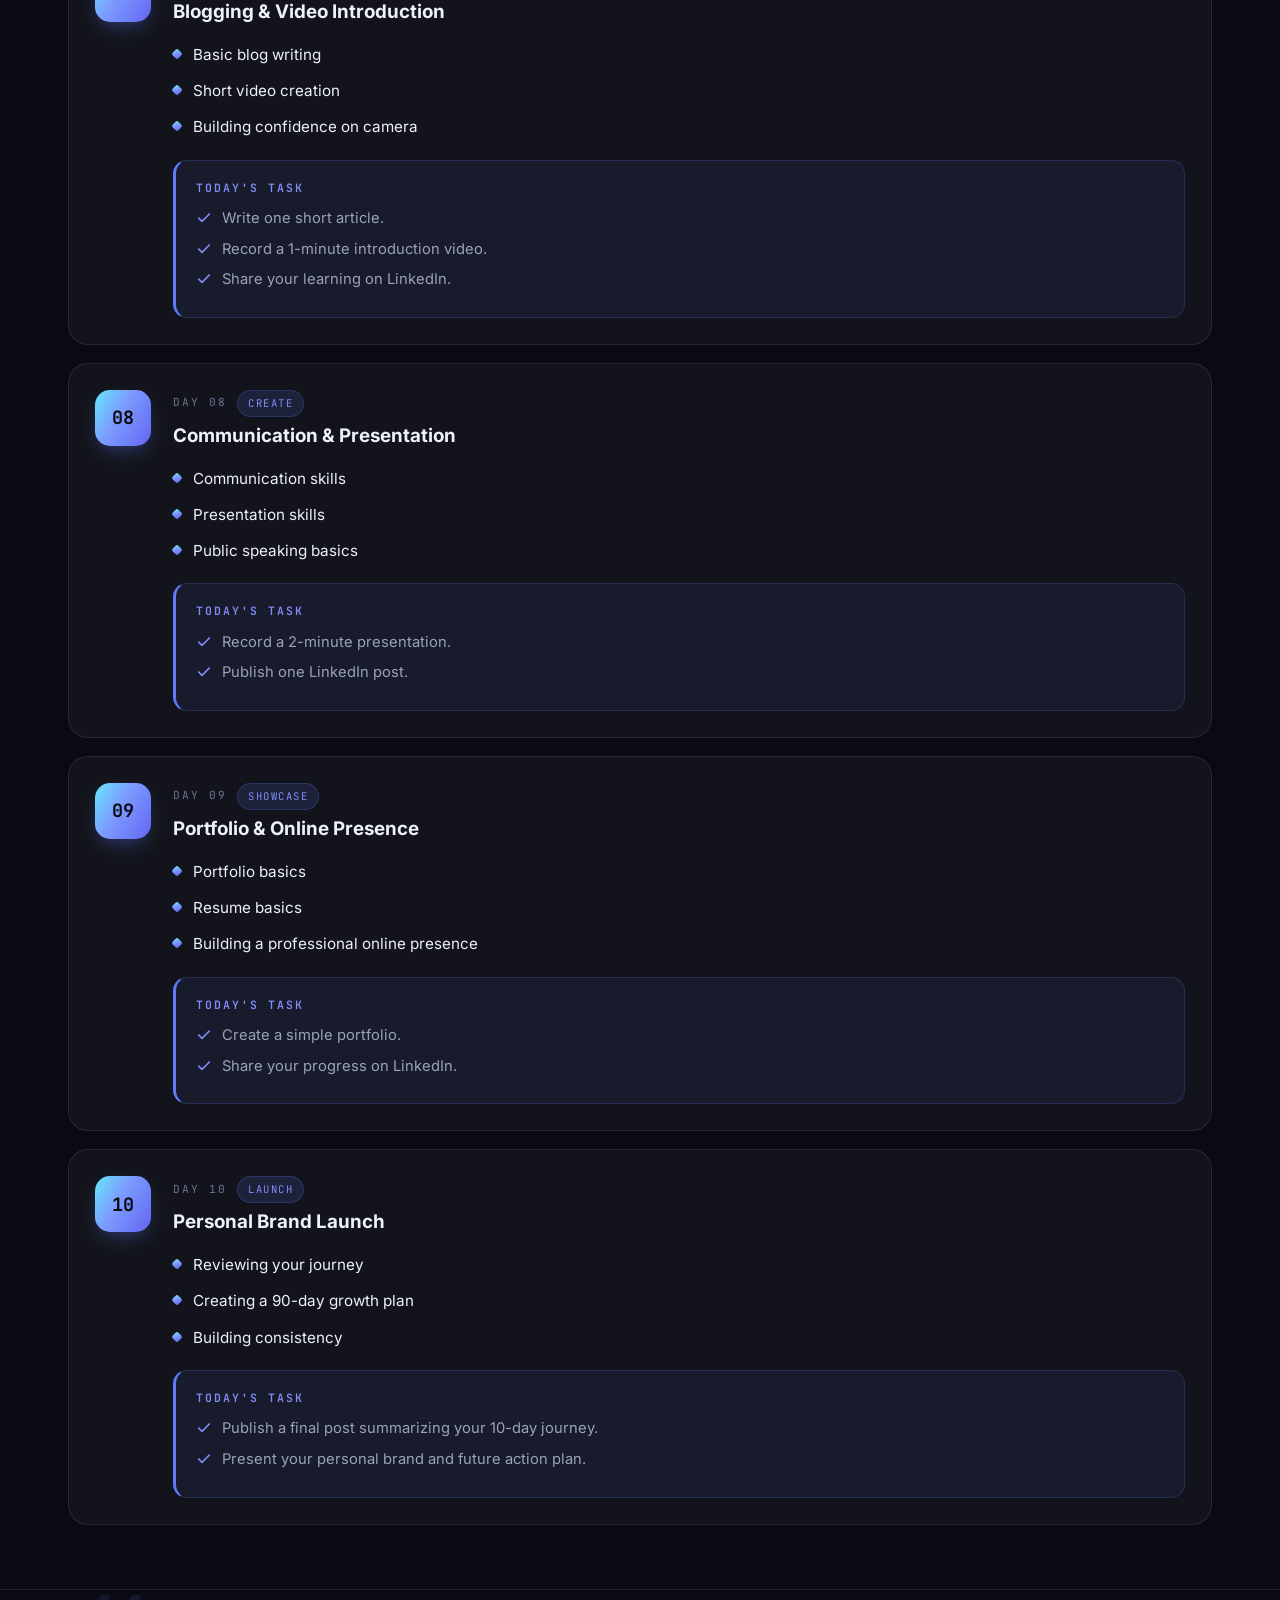
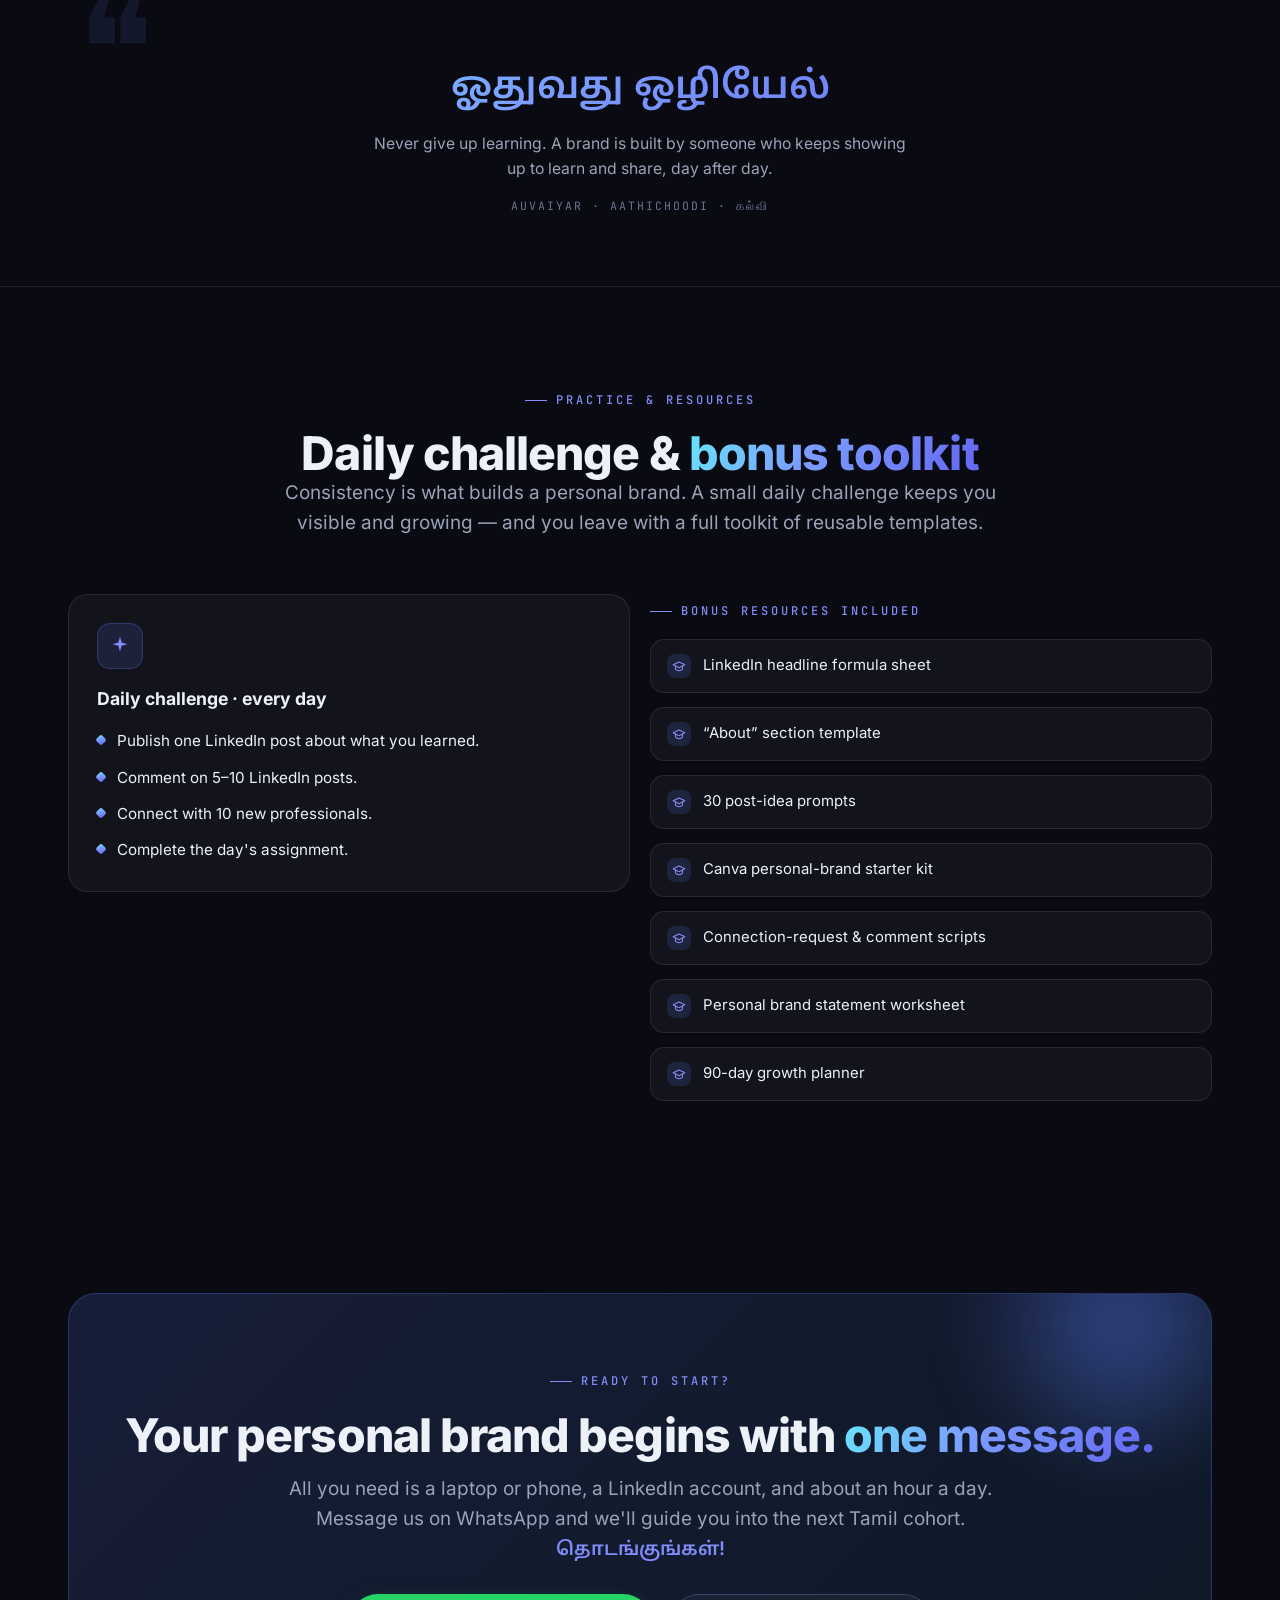
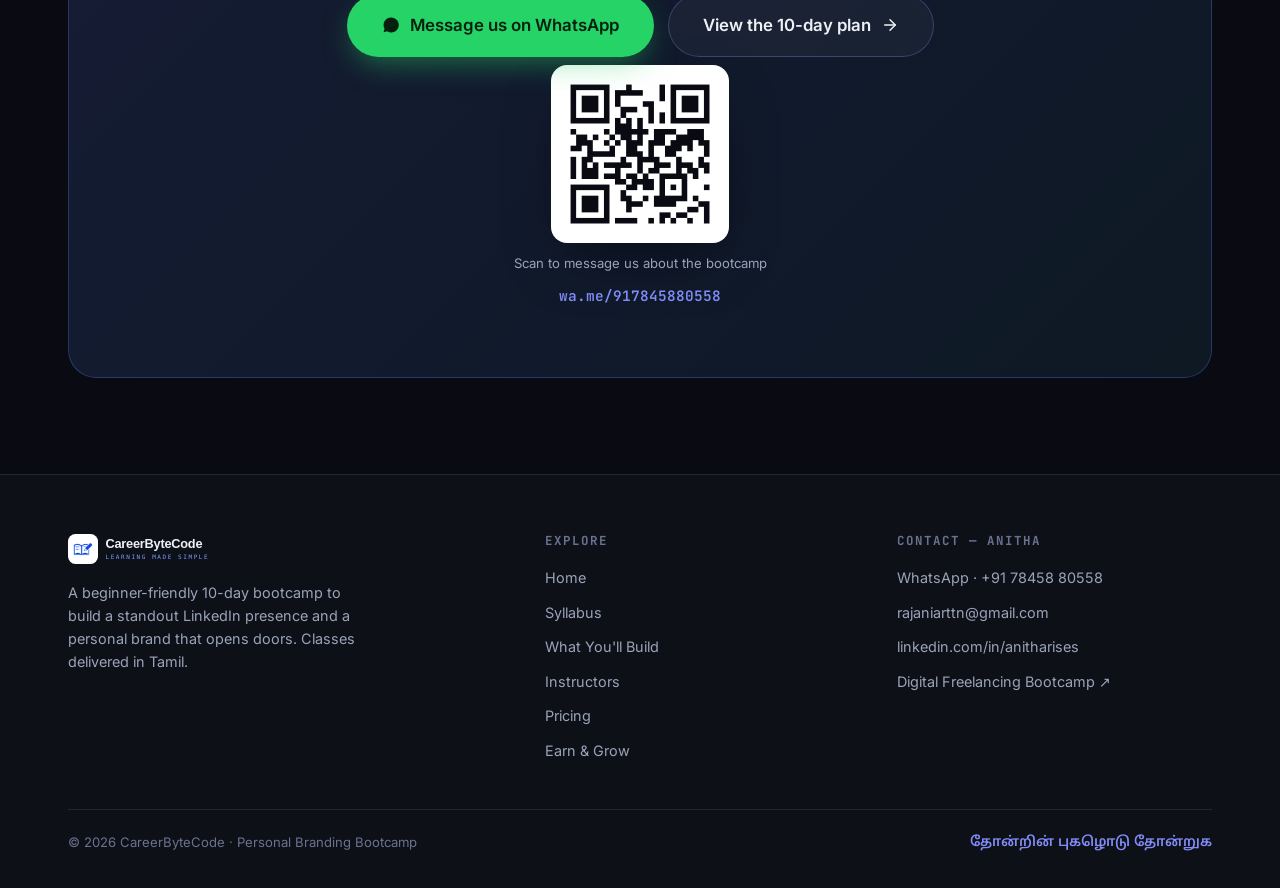
<file: syllabus.html>
<!DOCTYPE html>
<html lang="en">
<head>
<meta charset="UTF-8">
<meta name="viewport" content="width=device-width, initial-scale=1.0">
<title>Syllabus · Personal Branding Bootcamp (Tamil)</title>
<meta name="description" content="The full 10-day curriculum: 10 guided topics, 25+ hands-on tasks, a daily LinkedIn habit, and a bonus toolkit of 7 templates.">
<link rel="icon" type="image/svg+xml" href="assets/img/favicon.svg">
<meta property="og:title" content="Syllabus · Personal Branding Bootcamp (Tamil)"><meta property="og:description" content="The full 10-day curriculum: 10 guided topics, 25+ hands-on tasks, a daily LinkedIn habit, and a bonus toolkit of 7 templates.">
<meta property="og:type" content="website"><meta property="og:image" content="assets/img/og-image.png">
<meta name="twitter:card" content="summary_large_image">
<link rel="preload" href="assets/fonts/inter-latin-700-normal.woff2" as="font" type="font/woff2" crossorigin>
<link rel="stylesheet" href="assets/shared-premium.css">
</head>
<body>
<div class="bg-atmos"></div><canvas id="net-canvas"></canvas>
<div class="orb a"></div><div class="orb b"></div><div class="orb c"></div>
<aside class="side-rail left"><span>Learning Made Simple</span><div class="tick"></div><div class="dot"></div></aside>
<aside class="side-rail right"><span>தமிழில் வகுப்புகள்</span><div class="tick"></div><div class="dot"></div></aside>
<header class="nav"><div class="nav-inner">
    <a class="brand" href="index.html"><img src="assets/img/logo.svg" alt="CareerByteCode"></a>
    <nav class="nav-links"><a href="index.html" class="">Home</a><a href="syllabus.html" class="active">Syllabus</a><a href="projects.html" class="">Projects</a><a href="instructors.html" class="">Instructors</a><a href="pricing.html" class="">Pricing</a><a href="earn.html" class="">Earn &amp; Grow</a></nav>
    <div class="nav-cta">
      <a class="btn btn-wa" href="https://wa.me/917845880558?text=Hi%20Anitha%2C%20I%27d%20like%20to%20join%20the%20Personal%20Branding%20Bootcamp%20(Tamil)." target="_blank" rel="noopener"><svg viewBox="0 0 24 24" fill="currentColor"><path d="M17.5 14.4c-.3-.2-1.7-.8-2-.9-.3-.1-.5-.2-.6.1-.2.3-.7.9-.8 1-.2.2-.3.2-.6.1-1.6-.8-2.6-1.4-3.7-3.2-.3-.5.3-.5.8-1.5.1-.2 0-.3 0-.5-.1-.1-.6-1.5-.9-2.1-.2-.5-.4-.4-.6-.5h-.5c-.2 0-.5.1-.7.3-.8.8-1 1.9-.6 3.1.5 1.5 1.5 2.9 2.9 4 2.4 1.9 4.2 2 5.6 1.7.8-.2 1.7-.9 2-1.7.2-.5.2-1 .1-1.1-.1-.1-.3-.2-.6-.3zM12 2a10 10 0 0 0-8.6 15l-1.3 4.7 4.8-1.3A10 10 0 1 0 12 2z"/></svg> Join on WhatsApp</a>
      <button class="burger" aria-label="Menu" aria-expanded="false"><span></span><span></span><span></span></button>
    </div>
  </div></header>
<div class="scrim"></div>
<nav class="mobile-menu"><a href="index.html" class="">Home</a><a href="syllabus.html" class="active">Syllabus</a><a href="projects.html" class="">Projects</a><a href="instructors.html" class="">Instructors</a><a href="pricing.html" class="">Pricing</a><a href="earn.html" class="">Earn &amp; Grow</a><a class="btn btn-wa" href="https://wa.me/917845880558?text=Hi%20Anitha%2C%20I%27d%20like%20to%20join%20the%20Personal%20Branding%20Bootcamp%20(Tamil)." target="_blank" rel="noopener"><svg viewBox="0 0 24 24" fill="currentColor"><path d="M17.5 14.4c-.3-.2-1.7-.8-2-.9-.3-.1-.5-.2-.6.1-.2.3-.7.9-.8 1-.2.2-.3.2-.6.1-1.6-.8-2.6-1.4-3.7-3.2-.3-.5.3-.5.8-1.5.1-.2 0-.3 0-.5-.1-.1-.6-1.5-.9-2.1-.2-.5-.4-.4-.6-.5h-.5c-.2 0-.5.1-.7.3-.8.8-1 1.9-.6 3.1.5 1.5 1.5 2.9 2.9 4 2.4 1.9 4.2 2 5.6 1.7.8-.2 1.7-.9 2-1.7.2-.5.2-1 .1-1.1-.1-.1-.3-.2-.6-.3zM12 2a10 10 0 0 0-8.6 15l-1.3 4.7 4.8-1.3A10 10 0 1 0 12 2z"/></svg> Join on WhatsApp</a></nav>

<section class="page-head"><div class="wrap">
  <span class="eyebrow" style="justify-content:center">Part 1 · Daily curriculum</span>
  <h1 class="h-xl">The 10-day <span class="grad-text">curriculum</span></h1>
  <p class="lead">Ten days, each pairing a short lesson with a hands-on task and a daily LinkedIn habit. Work through them in order — every day builds toward launch. <span class="ta-accent">படிப்படியாக!</span></p>
</div></section>
<section class="section tight"><div class="wrap"><div class="grid" style="gap:18px"><div class="day-row reveal"><div class="day-badge">01</div><div>
  <div class="day-head"><span class="k">DAY 01</span><span class="chip">Setup</span></div>
  <h3>LinkedIn Setup &amp; Course Orientation</h3><ul class="topic-list mt-s"><li><span class="di"></span>Welcome to the course</li><li><span class="di"></span>Why personal branding matters</li><li><span class="di"></span>Why LinkedIn is important</li><li><span class="di"></span>Creating a LinkedIn account</li><li><span class="di"></span>Choosing a profile photo</li><li><span class="di"></span>Basic profile setup</li></ul><div class="task-box"><div class="tt">Today's Task</div><ul><li><svg viewBox="0 0 24 24" fill="none" stroke="currentColor" stroke-width="2.5" stroke-linecap="round" stroke-linejoin="round"><polyline points="20 6 9 17 4 12"/></svg>Create or optimize your LinkedIn profile.</li><li><svg viewBox="0 0 24 24" fill="none" stroke="currentColor" stroke-width="2.5" stroke-linecap="round" stroke-linejoin="round"><polyline points="20 6 9 17 4 12"/></svg>Connect with 20 professionals.</li><li><svg viewBox="0 0 24 24" fill="none" stroke="currentColor" stroke-width="2.5" stroke-linecap="round" stroke-linejoin="round"><polyline points="20 6 9 17 4 12"/></svg>Publish your first post: “Today I started my Personal Branding journey with CareerByteCode!”</li></ul></div></div></div><div class="day-row reveal"><div class="day-badge">02</div><div>
  <div class="day-head"><span class="k">DAY 02</span><span class="chip">Positioning</span></div>
  <h3>Know Yourself &amp; Find Your Niche</h3><ul class="topic-list mt-s"><li><span class="di"></span>Self-discovery</li><li><span class="di"></span>Finding your strengths</li><li><span class="di"></span>Choosing your niche</li><li><span class="di"></span>Setting career goals</li></ul><div class="task-box"><div class="tt">Today's Task</div><ul><li><svg viewBox="0 0 24 24" fill="none" stroke="currentColor" stroke-width="2.5" stroke-linecap="round" stroke-linejoin="round"><polyline points="20 6 9 17 4 12"/></svg>Write your niche statement.</li><li><svg viewBox="0 0 24 24" fill="none" stroke="currentColor" stroke-width="2.5" stroke-linecap="round" stroke-linejoin="round"><polyline points="20 6 9 17 4 12"/></svg>Publish a LinkedIn post about your career goals.</li></ul></div></div></div><div class="day-row reveal"><div class="day-badge">03</div><div>
  <div class="day-head"><span class="k">DAY 03</span><span class="chip">Positioning</span></div>
  <h3>Build Your Personal Brand</h3><ul class="topic-list mt-s"><li><span class="di"></span>Personal branding fundamentals</li><li><span class="di"></span>Defining your brand values</li><li><span class="di"></span>Writing a brand statement</li><li><span class="di"></span>Storytelling</li></ul><div class="task-box"><div class="tt">Today's Task</div><ul><li><svg viewBox="0 0 24 24" fill="none" stroke="currentColor" stroke-width="2.5" stroke-linecap="round" stroke-linejoin="round"><polyline points="20 6 9 17 4 12"/></svg>Write your personal brand statement.</li><li><svg viewBox="0 0 24 24" fill="none" stroke="currentColor" stroke-width="2.5" stroke-linecap="round" stroke-linejoin="round"><polyline points="20 6 9 17 4 12"/></svg>Share your personal story on LinkedIn.</li></ul></div></div></div><div class="day-row reveal"><div class="day-badge">04</div><div>
  <div class="day-head"><span class="k">DAY 04</span><span class="chip">Optimize</span></div>
  <h3>LinkedIn Profile Optimization</h3><ul class="topic-list mt-s"><li><span class="di"></span>Crafting your headline</li><li><span class="di"></span>Writing the About section</li><li><span class="di"></span>Experience</li><li><span class="di"></span>Skills</li><li><span class="di"></span>The Featured section</li></ul><div class="task-box"><div class="tt">Today's Task</div><ul><li><svg viewBox="0 0 24 24" fill="none" stroke="currentColor" stroke-width="2.5" stroke-linecap="round" stroke-linejoin="round"><polyline points="20 6 9 17 4 12"/></svg>Complete your LinkedIn profile.</li><li><svg viewBox="0 0 24 24" fill="none" stroke="currentColor" stroke-width="2.5" stroke-linecap="round" stroke-linejoin="round"><polyline points="20 6 9 17 4 12"/></svg>Publish one LinkedIn post.</li></ul></div></div></div><div class="day-row reveal"><div class="day-badge">05</div><div>
  <div class="day-head"><span class="k">DAY 05</span><span class="chip">Optimize</span></div>
  <h3>Networking</h3><ul class="topic-list mt-s"><li><span class="di"></span>Building connections</li><li><span class="di"></span>Sending connection requests</li><li><span class="di"></span>Commenting professionally</li><li><span class="di"></span>Growing your network</li></ul><div class="task-box"><div class="tt">Today's Task</div><ul><li><svg viewBox="0 0 24 24" fill="none" stroke="currentColor" stroke-width="2.5" stroke-linecap="round" stroke-linejoin="round"><polyline points="20 6 9 17 4 12"/></svg>Connect with 30 professionals.</li><li><svg viewBox="0 0 24 24" fill="none" stroke="currentColor" stroke-width="2.5" stroke-linecap="round" stroke-linejoin="round"><polyline points="20 6 9 17 4 12"/></svg>Comment on 10 posts.</li><li><svg viewBox="0 0 24 24" fill="none" stroke="currentColor" stroke-width="2.5" stroke-linecap="round" stroke-linejoin="round"><polyline points="20 6 9 17 4 12"/></svg>Publish one LinkedIn post.</li></ul></div></div></div><div class="day-row reveal"><div class="day-badge">06</div><div>
  <div class="day-head"><span class="k">DAY 06</span><span class="chip">Create</span></div>
  <h3>Canva &amp; Content Creation</h3><ul class="topic-list mt-s"><li><span class="di"></span>Canva basics</li><li><span class="di"></span>Personal branding design</li><li><span class="di"></span>Writing engaging posts</li></ul><div class="task-box"><div class="tt">Today's Task</div><ul><li><svg viewBox="0 0 24 24" fill="none" stroke="currentColor" stroke-width="2.5" stroke-linecap="round" stroke-linejoin="round"><polyline points="20 6 9 17 4 12"/></svg>Create one Canva design.</li><li><svg viewBox="0 0 24 24" fill="none" stroke="currentColor" stroke-width="2.5" stroke-linecap="round" stroke-linejoin="round"><polyline points="20 6 9 17 4 12"/></svg>Publish it on LinkedIn.</li></ul></div></div></div><div class="day-row reveal"><div class="day-badge">07</div><div>
  <div class="day-head"><span class="k">DAY 07</span><span class="chip">Create</span></div>
  <h3>Blogging &amp; Video Introduction</h3><ul class="topic-list mt-s"><li><span class="di"></span>Basic blog writing</li><li><span class="di"></span>Short video creation</li><li><span class="di"></span>Building confidence on camera</li></ul><div class="task-box"><div class="tt">Today's Task</div><ul><li><svg viewBox="0 0 24 24" fill="none" stroke="currentColor" stroke-width="2.5" stroke-linecap="round" stroke-linejoin="round"><polyline points="20 6 9 17 4 12"/></svg>Write one short article.</li><li><svg viewBox="0 0 24 24" fill="none" stroke="currentColor" stroke-width="2.5" stroke-linecap="round" stroke-linejoin="round"><polyline points="20 6 9 17 4 12"/></svg>Record a 1-minute introduction video.</li><li><svg viewBox="0 0 24 24" fill="none" stroke="currentColor" stroke-width="2.5" stroke-linecap="round" stroke-linejoin="round"><polyline points="20 6 9 17 4 12"/></svg>Share your learning on LinkedIn.</li></ul></div></div></div><div class="day-row reveal"><div class="day-badge">08</div><div>
  <div class="day-head"><span class="k">DAY 08</span><span class="chip">Create</span></div>
  <h3>Communication &amp; Presentation</h3><ul class="topic-list mt-s"><li><span class="di"></span>Communication skills</li><li><span class="di"></span>Presentation skills</li><li><span class="di"></span>Public speaking basics</li></ul><div class="task-box"><div class="tt">Today's Task</div><ul><li><svg viewBox="0 0 24 24" fill="none" stroke="currentColor" stroke-width="2.5" stroke-linecap="round" stroke-linejoin="round"><polyline points="20 6 9 17 4 12"/></svg>Record a 2-minute presentation.</li><li><svg viewBox="0 0 24 24" fill="none" stroke="currentColor" stroke-width="2.5" stroke-linecap="round" stroke-linejoin="round"><polyline points="20 6 9 17 4 12"/></svg>Publish one LinkedIn post.</li></ul></div></div></div><div class="day-row reveal"><div class="day-badge">09</div><div>
  <div class="day-head"><span class="k">DAY 09</span><span class="chip">Showcase</span></div>
  <h3>Portfolio &amp; Online Presence</h3><ul class="topic-list mt-s"><li><span class="di"></span>Portfolio basics</li><li><span class="di"></span>Resume basics</li><li><span class="di"></span>Building a professional online presence</li></ul><div class="task-box"><div class="tt">Today's Task</div><ul><li><svg viewBox="0 0 24 24" fill="none" stroke="currentColor" stroke-width="2.5" stroke-linecap="round" stroke-linejoin="round"><polyline points="20 6 9 17 4 12"/></svg>Create a simple portfolio.</li><li><svg viewBox="0 0 24 24" fill="none" stroke="currentColor" stroke-width="2.5" stroke-linecap="round" stroke-linejoin="round"><polyline points="20 6 9 17 4 12"/></svg>Share your progress on LinkedIn.</li></ul></div></div></div><div class="day-row reveal"><div class="day-badge">10</div><div>
  <div class="day-head"><span class="k">DAY 10</span><span class="chip">Launch</span></div>
  <h3>Personal Brand Launch</h3><ul class="topic-list mt-s"><li><span class="di"></span>Reviewing your journey</li><li><span class="di"></span>Creating a 90-day growth plan</li><li><span class="di"></span>Building consistency</li></ul><div class="task-box"><div class="tt">Today's Task</div><ul><li><svg viewBox="0 0 24 24" fill="none" stroke="currentColor" stroke-width="2.5" stroke-linecap="round" stroke-linejoin="round"><polyline points="20 6 9 17 4 12"/></svg>Publish a final post summarizing your 10-day journey.</li><li><svg viewBox="0 0 24 24" fill="none" stroke="currentColor" stroke-width="2.5" stroke-linecap="round" stroke-linejoin="round"><polyline points="20 6 9 17 4 12"/></svg>Present your personal brand and future action plan.</li></ul></div></div></div></div></div></section>

<section class="quote-band"><div class="wrap">
  <p class="quote-ta">ஓதுவது ஒழியேல்</p><p class="quote-en">Never give up learning. A brand is built by someone who keeps showing up to learn and share, day after day.</p><div class="quote-src">Auvaiyar · Aathichoodi · கல்வி</div>
</div></section>

<section class="section"><div class="wrap">
  <div class="center"><span class="eyebrow">Practice &amp; resources</span><h2 class="h-lg">Daily challenge &amp; <span class="grad-text">bonus toolkit</span></h2>
  <p class="lead">Consistency is what builds a personal brand. A small daily challenge keeps you visible and growing — and you leave with a full toolkit of reusable templates.</p></div>
  <div class="grid grid-2 mt-l" style="align-items:start">
    <div class="card reveal"><div class="ic"><svg viewBox="0 0 24 24" fill="currentColor"><path d="M12 2l1.8 6.2L20 10l-6.2 1.8L12 18l-1.8-6.2L4 10l6.2-1.8z"/></svg></div><h3>Daily challenge · every day</h3>
      <ul class="topic-list mt-s">
        <li><span class="di"></span>Publish one LinkedIn post about what you learned.</li>
        <li><span class="di"></span>Comment on 5–10 LinkedIn posts.</li>
        <li><span class="di"></span>Connect with 10 new professionals.</li>
        <li><span class="di"></span>Complete the day's assignment.</li>
      </ul></div>
    <div><div class="eyebrow">Bonus resources included</div>
      <div class="check-grid" style="grid-template-columns:1fr"><div class="check reveal"><span class="cb"><svg viewBox="0 0 24 24" fill="none" stroke="currentColor" stroke-width="1.8" stroke-linecap="round" stroke-linejoin="round"><path d="M22 10L12 5 2 10l10 5 10-5z"/><path d="M6 12v5c0 1 3 3 6 3s6-2 6-3v-5"/></svg></span><span>LinkedIn headline formula sheet</span></div><div class="check reveal"><span class="cb"><svg viewBox="0 0 24 24" fill="none" stroke="currentColor" stroke-width="1.8" stroke-linecap="round" stroke-linejoin="round"><path d="M22 10L12 5 2 10l10 5 10-5z"/><path d="M6 12v5c0 1 3 3 6 3s6-2 6-3v-5"/></svg></span><span>“About” section template</span></div><div class="check reveal"><span class="cb"><svg viewBox="0 0 24 24" fill="none" stroke="currentColor" stroke-width="1.8" stroke-linecap="round" stroke-linejoin="round"><path d="M22 10L12 5 2 10l10 5 10-5z"/><path d="M6 12v5c0 1 3 3 6 3s6-2 6-3v-5"/></svg></span><span>30 post-idea prompts</span></div><div class="check reveal"><span class="cb"><svg viewBox="0 0 24 24" fill="none" stroke="currentColor" stroke-width="1.8" stroke-linecap="round" stroke-linejoin="round"><path d="M22 10L12 5 2 10l10 5 10-5z"/><path d="M6 12v5c0 1 3 3 6 3s6-2 6-3v-5"/></svg></span><span>Canva personal-brand starter kit</span></div><div class="check reveal"><span class="cb"><svg viewBox="0 0 24 24" fill="none" stroke="currentColor" stroke-width="1.8" stroke-linecap="round" stroke-linejoin="round"><path d="M22 10L12 5 2 10l10 5 10-5z"/><path d="M6 12v5c0 1 3 3 6 3s6-2 6-3v-5"/></svg></span><span>Connection-request &amp; comment scripts</span></div><div class="check reveal"><span class="cb"><svg viewBox="0 0 24 24" fill="none" stroke="currentColor" stroke-width="1.8" stroke-linecap="round" stroke-linejoin="round"><path d="M22 10L12 5 2 10l10 5 10-5z"/><path d="M6 12v5c0 1 3 3 6 3s6-2 6-3v-5"/></svg></span><span>Personal brand statement worksheet</span></div><div class="check reveal"><span class="cb"><svg viewBox="0 0 24 24" fill="none" stroke="currentColor" stroke-width="1.8" stroke-linecap="round" stroke-linejoin="round"><path d="M22 10L12 5 2 10l10 5 10-5z"/><path d="M6 12v5c0 1 3 3 6 3s6-2 6-3v-5"/></svg></span><span>90-day growth planner</span></div></div></div>
  </div>
</div></section>
<section class="section"><div class="wrap"><div class="cta-band reveal"><div class="inner">
  <div class="eyebrow" style="justify-content:center">Ready to start?</div>
  <h2 class="h-lg">Your personal brand begins with <span class="grad-text">one message.</span></h2>
  <p class="lead">All you need is a laptop or phone, a LinkedIn account, and about an hour a day. Message us on WhatsApp and we'll guide you into the next Tamil cohort. <span class="ta-accent">தொடங்குங்கள்!</span></p>
  <div class="cta-actions">
    <a class="btn btn-wa lg" href="https://wa.me/917845880558?text=Hi%20Anitha%2C%20I%27d%20like%20to%20join%20the%20Personal%20Branding%20Bootcamp%20(Tamil)." target="_blank" rel="noopener"><svg viewBox="0 0 24 24" fill="currentColor"><path d="M17.5 14.4c-.3-.2-1.7-.8-2-.9-.3-.1-.5-.2-.6.1-.2.3-.7.9-.8 1-.2.2-.3.2-.6.1-1.6-.8-2.6-1.4-3.7-3.2-.3-.5.3-.5.8-1.5.1-.2 0-.3 0-.5-.1-.1-.6-1.5-.9-2.1-.2-.5-.4-.4-.6-.5h-.5c-.2 0-.5.1-.7.3-.8.8-1 1.9-.6 3.1.5 1.5 1.5 2.9 2.9 4 2.4 1.9 4.2 2 5.6 1.7.8-.2 1.7-.9 2-1.7.2-.5.2-1 .1-1.1-.1-.1-.3-.2-.6-.3zM12 2a10 10 0 0 0-8.6 15l-1.3 4.7 4.8-1.3A10 10 0 1 0 12 2z"/></svg> Message us on WhatsApp</a>
    <a class="btn btn-ghost lg" href="syllabus.html">View the 10-day plan <svg viewBox="0 0 24 24" fill="none" stroke="currentColor" stroke-width="2" stroke-linecap="round" stroke-linejoin="round"><line x1="5" y1="12" x2="19" y2="12"/><polyline points="12 5 19 12 12 19"/></svg></a>
  </div>
  <div class="qr-wrap"><div class="qbox"><img src="assets/img/whatsapp-qr.png" alt="Scan to message on WhatsApp"></div>
    <div class="cap">Scan to message us about the bootcamp</div><div class="num">wa.me/917845880558</div></div>
</div></div></div></section>
<footer class="footer"><div class="wrap">
  <div class="footer-grid">
    <div>
      <a class="brand" href="index.html"><img src="assets/img/logo.svg" alt="CareerByteCode"></a>
      <p>A beginner-friendly 10-day bootcamp to build a standout LinkedIn presence and a personal brand that opens doors. Classes delivered in Tamil.</p>
    </div>
    <div><h4>Explore</h4><ul>
      <li><a href="index.html">Home</a></li><li><a href="syllabus.html">Syllabus</a></li>
      <li><a href="projects.html">What You'll Build</a></li><li><a href="instructors.html">Instructors</a></li>
      <li><a href="pricing.html">Pricing</a></li><li><a href="earn.html">Earn &amp; Grow</a></li>
    </ul></div>
    <div><h4>Contact — Anitha</h4><ul>
      <li><a href="https://wa.me/917845880558?text=Hi%20Anitha%2C%20I%27d%20like%20to%20join%20the%20Personal%20Branding%20Bootcamp%20(Tamil)." target="_blank" rel="noopener">WhatsApp · +91 78458 80558</a></li>
      <li><a href="mailto:rajaniarttn@gmail.com">rajaniarttn@gmail.com</a></li>
      <li><a href="https://www.linkedin.com/in/anitharises/" target="_blank" rel="noopener">linkedin.com/in/anitharises</a></li>
      <li><a href="https://careerbytecode.github.io/digital-freelancing-tamil/" target="_blank" rel="noopener">Digital Freelancing Bootcamp ↗</a></li>
    </ul></div>
  </div>
  <div class="footer-bottom">
    <span>© <span data-year>2025</span> CareerByteCode · Personal Branding Bootcamp</span>
    <span class="ta-accent">தோன்றின் புகழொடு தோன்றுக</span>
  </div>
</div></footer>
<script src="assets/shared-premium.js"></script>
</body></html>
</file>
<file: assets/shared-premium.css>
/* ============================================================
   CareerByteCode — Personal Branding Bootcamp (Tamil Edition)
   shared-premium.css  ·  Indigo/blue on deep navy glass
   Signature: animated network constellation (LinkedIn/networking)
   All shared component CSS consolidated in this single file.
   ============================================================ */

/* ---------- Fonts (self-hosted) ---------- */
@font-face{font-family:'Inter';font-style:normal;font-weight:400;font-display:swap;src:url('fonts/inter-latin-400-normal.woff2') format('woff2')}
@font-face{font-family:'Inter';font-style:normal;font-weight:500;font-display:swap;src:url('fonts/inter-latin-500-normal.woff2') format('woff2')}
@font-face{font-family:'Inter';font-style:normal;font-weight:600;font-display:swap;src:url('fonts/inter-latin-600-normal.woff2') format('woff2')}
@font-face{font-family:'Inter';font-style:normal;font-weight:700;font-display:swap;src:url('fonts/inter-latin-700-normal.woff2') format('woff2')}
@font-face{font-family:'Inter';font-style:normal;font-weight:800;font-display:swap;src:url('fonts/inter-latin-800-normal.woff2') format('woff2')}
@font-face{font-family:'JetBrains Mono';font-style:normal;font-weight:400;font-display:swap;src:url('fonts/jetbrains-mono-latin-400-normal.woff2') format('woff2')}
@font-face{font-family:'JetBrains Mono';font-style:normal;font-weight:500;font-display:swap;src:url('fonts/jetbrains-mono-latin-500-normal.woff2') format('woff2')}
@font-face{font-family:'JetBrains Mono';font-style:normal;font-weight:600;font-display:swap;src:url('fonts/jetbrains-mono-latin-600-normal.woff2') format('woff2')}
@font-face{font-family:'JetBrains Mono';font-style:normal;font-weight:700;font-display:swap;src:url('fonts/jetbrains-mono-latin-700-normal.woff2') format('woff2')}
@font-face{font-family:'Noto Sans Tamil';font-style:normal;font-weight:400;font-display:swap;src:url('fonts/noto-sans-tamil-tamil-400-normal.woff2') format('woff2')}
@font-face{font-family:'Noto Sans Tamil';font-style:normal;font-weight:500;font-display:swap;src:url('fonts/noto-sans-tamil-tamil-500-normal.woff2') format('woff2')}
@font-face{font-family:'Noto Sans Tamil';font-style:normal;font-weight:600;font-display:swap;src:url('fonts/noto-sans-tamil-tamil-600-normal.woff2') format('woff2')}
@font-face{font-family:'Noto Sans Tamil';font-style:normal;font-weight:700;font-display:swap;src:url('fonts/noto-sans-tamil-tamil-700-normal.woff2') format('woff2')}

/* ---------- Tokens ---------- */
:root{
  --bg:#0a0b12; --bg-2:#0e1018; --bg-3:#141726;
  --surface:rgba(255,255,255,.04); --surface-2:rgba(255,255,255,.07);
  --border:rgba(255,255,255,.09); --border-strong:rgba(140,160,255,.28);
  --text:#eef1f8; --muted:#9aa3b8; --muted-2:#6b7290;
  --brand:#5b7cfa; --brand-2:#818cf8; --sky:#38bdf8; --indigo:#6366f1; --violet:#8b5cf6;
  --grad:linear-gradient(120deg,#67e8f9 0%,#7c9cff 42%,#6366f1 100%);
  --grad-soft:linear-gradient(120deg,#818cf8,#5b7cfa);
  --glow:rgba(91,124,250,.45); --glow-cy:rgba(56,189,248,.4);
  --font:'Inter',system-ui,-apple-system,Segoe UI,Roboto,sans-serif;
  --mono:'JetBrains Mono',ui-monospace,SFMono-Regular,Menlo,monospace;
  --tamil:'Noto Sans Tamil','Inter',sans-serif;
  --maxw:1200px; --radius:20px; --radius-sm:14px;
  --shadow:0 24px 60px -20px rgba(2,4,14,.7);
  --ease:cubic-bezier(.22,1,.36,1);
}

/* ---------- Reset ---------- */
*{margin:0;padding:0;box-sizing:border-box}
html{scroll-behavior:smooth;-webkit-text-size-adjust:100%}
body{font-family:var(--font);background:var(--bg);color:var(--text);line-height:1.6;font-size:16px;overflow-x:hidden;-webkit-font-smoothing:antialiased;text-rendering:optimizeLegibility}
a{color:inherit;text-decoration:none}
img{max-width:100%;display:block}
ul{list-style:none}
::selection{background:var(--brand);color:#fff}
:focus-visible{outline:2px solid var(--brand);outline-offset:3px;border-radius:6px}

/* ---------- Ambient background (super graphics) ---------- */
.bg-atmos{position:fixed;inset:0;z-index:-3;pointer-events:none;background:
  radial-gradient(60% 55% at 80% 0%,rgba(99,102,241,.20),transparent 60%),
  radial-gradient(50% 45% at 0% 20%,rgba(56,189,248,.12),transparent 60%),
  radial-gradient(55% 50% at 55% 100%,rgba(129,140,248,.10),transparent 62%),
  var(--bg);}
.bg-atmos::after{content:"";position:absolute;inset:0;opacity:.6;
  background-image:linear-gradient(rgba(140,160,255,.05) 1px,transparent 1px),linear-gradient(90deg,rgba(140,160,255,.05) 1px,transparent 1px);
  background-size:52px 52px;-webkit-mask-image:radial-gradient(ellipse 85% 65% at 50% 15%,#000,transparent);mask-image:radial-gradient(ellipse 85% 65% at 50% 15%,#000,transparent)}
.orb{position:fixed;border-radius:50%;filter:blur(72px);z-index:-2;opacity:.55;pointer-events:none;animation:float 18s ease-in-out infinite}
.orb.a{width:440px;height:440px;background:radial-gradient(circle,rgba(91,124,250,.55),transparent 65%);top:-120px;right:-70px}
.orb.b{width:380px;height:380px;background:radial-gradient(circle,rgba(56,189,248,.4),transparent 65%);top:42%;left:-150px;animation-delay:-6s}
.orb.c{width:300px;height:300px;background:radial-gradient(circle,rgba(139,92,246,.35),transparent 65%);bottom:-80px;right:20%;animation-delay:-11s}
@keyframes float{0%,100%{transform:translate(0,0)}50%{transform:translate(22px,30px)}}

/* constellation canvas layer */
#net-canvas{position:fixed;inset:0;z-index:-1;pointer-events:none;opacity:.5}

/* ---------- Fixed side rails ---------- */
.side-rail{position:fixed;top:0;bottom:0;width:60px;z-index:30;display:flex;flex-direction:column;align-items:center;justify-content:space-between;padding:120px 0 32px;pointer-events:none}
.side-rail.left{left:0}.side-rail.right{right:0}
.side-rail span{font-family:var(--mono);font-size:10px;letter-spacing:3px;color:var(--muted-2);writing-mode:vertical-rl;text-transform:uppercase}
.side-rail .tick{width:1px;height:80px;background:linear-gradient(var(--border),transparent)}
.side-rail .dot{width:7px;height:7px;border-radius:50%;background:var(--brand);box-shadow:0 0 14px var(--glow)}
@media(max-width:1100px){.side-rail{display:none}}

/* ---------- Layout ---------- */
.wrap{max-width:var(--maxw);margin:0 auto;padding:0 28px}
.section{padding:96px 0;position:relative}
.section.tight{padding:64px 0}
@media(max-width:640px){.section{padding:64px 0}}
.eyebrow{display:inline-flex;align-items:center;gap:9px;font-family:var(--mono);font-size:12px;letter-spacing:3px;text-transform:uppercase;color:var(--brand-2);font-weight:500;margin-bottom:18px}
.eyebrow::before{content:"";width:22px;height:1px;background:var(--brand-2)}
.h-xl{font-size:clamp(2.3rem,5.4vw,4rem);line-height:1.03;font-weight:800;letter-spacing:-.025em}
.h-lg{font-size:clamp(1.9rem,3.8vw,2.9rem);line-height:1.08;font-weight:800;letter-spacing:-.02em}
.h-md{font-size:clamp(1.3rem,2.2vw,1.7rem);font-weight:700;letter-spacing:-.01em}
.grad-text{background:var(--grad);-webkit-background-clip:text;background-clip:text;color:transparent}
.lead{font-size:clamp(1.02rem,1.5vw,1.18rem);color:var(--muted);max-width:60ch}
.center{text-align:center}.center .lead{margin-inline:auto}
.muted{color:var(--muted)}

/* ---------- Buttons ---------- */
.btn{position:relative;display:inline-flex;align-items:center;gap:10px;font-weight:600;font-size:.98rem;padding:15px 28px;border-radius:100px;border:1px solid transparent;cursor:pointer;transition:transform .25s var(--ease),box-shadow .25s var(--ease),background .25s;will-change:transform}
.btn svg{width:18px;height:18px}
.btn-primary{background:var(--grad);color:#0a0b12;font-weight:700;box-shadow:0 12px 30px -8px var(--glow)}
.btn-primary:hover{box-shadow:0 18px 44px -8px var(--glow);transform:translateY(-2px)}
.btn-ghost{background:var(--surface);border-color:var(--border-strong);color:var(--text);backdrop-filter:blur(10px)}
.btn-ghost:hover{background:var(--surface-2);border-color:var(--brand);transform:translateY(-2px)}
.btn-wa{background:#25d366;color:#04210f;box-shadow:0 12px 30px -8px rgba(37,211,102,.5)}
.btn-wa:hover{transform:translateY(-2px);box-shadow:0 18px 40px -8px rgba(37,211,102,.55)}
.btn.lg{padding:17px 34px;font-size:1.05rem}

/* ---------- Nav ---------- */
.nav{position:fixed;top:0;left:0;right:0;z-index:50;transition:background .3s,border-color .3s,padding .3s}
.nav-inner{max-width:var(--maxw);margin:0 auto;padding:18px 28px;display:flex;align-items:center;justify-content:space-between;gap:20px}
.nav.scrolled{background:rgba(10,11,18,.72);backdrop-filter:blur(18px);border-bottom:1px solid var(--border)}
.nav.scrolled .nav-inner{padding:12px 28px}
.brand{display:flex;align-items:center;gap:10px}
.brand img{height:38px;width:auto}
.nav-links{display:flex;align-items:center;gap:6px}
.nav-links a{font-size:.92rem;font-weight:500;color:var(--muted);padding:9px 14px;border-radius:100px;transition:color .2s,background .2s}
.nav-links a:hover{color:var(--text);background:var(--surface)}
.nav-links a.active{color:var(--brand-2);background:rgba(91,124,250,.12)}
.nav-cta{display:flex;align-items:center;gap:12px}
.burger{display:none;flex-direction:column;gap:5px;background:none;border:0;cursor:pointer;padding:8px}
.burger span{width:24px;height:2px;background:var(--text);border-radius:2px;transition:.3s}
.burger.open span:nth-child(1){transform:translateY(7px) rotate(45deg)}
.burger.open span:nth-child(2){opacity:0}
.burger.open span:nth-child(3){transform:translateY(-7px) rotate(-45deg)}
.mobile-menu,.scrim{display:none}
@media(max-width:900px){
  .nav-links,.nav-cta .btn:not(.burger){display:none}
  .burger{display:flex}
  .mobile-menu{display:flex;position:fixed;inset:0 0 0 auto;width:min(80vw,320px);background:var(--bg-2);border-left:1px solid var(--border);z-index:60;transform:translateX(100%);transition:transform .35s var(--ease);padding:90px 24px 24px;flex-direction:column;gap:6px}
  .mobile-menu.open{transform:translateX(0)}
  .mobile-menu a{padding:14px 16px;border-radius:12px;font-weight:500;color:var(--muted);border:1px solid transparent}
  .mobile-menu a:hover,.mobile-menu a.active{color:var(--text);background:var(--surface);border-color:var(--border)}
  .mobile-menu .btn{margin-top:16px;justify-content:center}
  .scrim{display:block;position:fixed;inset:0;background:rgba(0,0,0,.5);backdrop-filter:blur(2px);z-index:55;opacity:0;visibility:hidden;transition:.3s}
  .scrim.open{opacity:1;visibility:visible}
}

/* ---------- Hero ---------- */
.hero{position:relative;padding:150px 0 80px;overflow:hidden}
.hero-grid{display:grid;grid-template-columns:1.15fr .85fr;gap:56px;align-items:center}
@media(max-width:940px){.hero-grid{grid-template-columns:1fr;gap:40px}.hero{padding:128px 0 56px}}
.pill{display:inline-flex;align-items:center;gap:8px;padding:7px 15px;border-radius:100px;background:var(--surface);border:1px solid var(--border);font-size:.82rem;font-weight:500;color:var(--muted);margin-bottom:22px}
.pill .g{width:7px;height:7px;border-radius:50%;background:var(--brand);box-shadow:0 0 12px var(--glow)}
.pill b{color:var(--brand-2);font-weight:600}
.hero h1{margin:8px 0 20px}
.hero .lead{margin-bottom:30px}
.hero-cta{display:flex;flex-wrap:wrap;gap:14px;align-items:center}
.hero-note{margin-top:22px;font-size:.86rem;color:var(--muted-2);display:flex;align-items:center;gap:10px;flex-wrap:wrap}
.tamil-badge{font-family:var(--tamil);font-weight:600;color:var(--brand-2);font-size:.92rem}

/* hero portrait + constellation frame */
.portrait{position:relative}
.portrait-card{position:relative;border-radius:26px;overflow:hidden;border:1px solid var(--border-strong);box-shadow:var(--shadow),0 0 60px -20px var(--glow);background:var(--surface)}
.portrait-card img{width:100%;aspect-ratio:3/4;object-fit:cover;object-position:center 15%}
.portrait-card::after{content:"";position:absolute;inset:0;background:linear-gradient(to top,rgba(10,11,18,.88),transparent 45%)}
.portrait-tag{position:absolute;left:16px;right:16px;bottom:16px;z-index:2;display:flex;align-items:center;gap:12px;padding:12px 14px;border-radius:16px;background:rgba(10,11,18,.6);border:1px solid var(--border);backdrop-filter:blur(10px)}
.portrait-tag .nm{font-weight:700;font-size:.98rem}
.portrait-tag .rl{font-family:var(--mono);font-size:.7rem;letter-spacing:1.5px;color:var(--brand-2);text-transform:uppercase}
.float-chip{position:absolute;z-index:3;display:flex;align-items:center;gap:8px;padding:11px 15px;border-radius:14px;background:rgba(14,16,24,.85);border:1px solid var(--border-strong);backdrop-filter:blur(12px);font-size:.82rem;font-weight:600;box-shadow:var(--shadow);animation:float 7s ease-in-out infinite}
.float-chip .n{font-family:var(--mono);color:var(--brand-2);font-size:1rem}
.float-chip.one{top:-14px;left:-22px}
.float-chip.two{bottom:70px;right:-26px;animation-delay:-3s}
@media(max-width:940px){.float-chip.one{left:0}.float-chip.two{right:0}}

/* ---------- Stat strip ---------- */
.stat-strip{display:grid;grid-template-columns:repeat(4,1fr);gap:14px;margin-top:56px}
.stat{padding:22px 20px;border-radius:var(--radius-sm);background:var(--surface);border:1px solid var(--border);text-align:center}
.stat .n{font-family:var(--mono);font-weight:700;font-size:clamp(1.4rem,3vw,1.9rem);background:var(--grad);-webkit-background-clip:text;background-clip:text;color:transparent}
.stat .l{font-size:.78rem;color:var(--muted);margin-top:4px;letter-spacing:.3px}
@media(max-width:640px){.stat-strip{grid-template-columns:repeat(2,1fr)}}

/* ---------- Grids / cards ---------- */
.grid{display:grid;gap:20px}
.grid-2{grid-template-columns:repeat(2,1fr)}
.grid-3{grid-template-columns:repeat(3,1fr)}
.grid-4{grid-template-columns:repeat(4,1fr)}
@media(max-width:900px){.grid-3,.grid-4{grid-template-columns:repeat(2,1fr)}}
@media(max-width:600px){.grid-2,.grid-3,.grid-4{grid-template-columns:1fr}}

.card{position:relative;padding:28px;border-radius:var(--radius);background:var(--surface);border:1px solid var(--border);transition:transform .3s var(--ease),border-color .3s,background .3s;overflow:hidden}
.card:hover{transform:translateY(-4px);border-color:var(--border-strong);background:var(--surface-2)}
.card .ic{width:46px;height:46px;border-radius:13px;display:grid;place-items:center;background:rgba(91,124,250,.14);border:1px solid rgba(91,124,250,.26);color:var(--brand-2);margin-bottom:16px}
.card .ic svg{width:22px;height:22px}
.card h3{font-size:1.1rem;font-weight:700;margin-bottom:8px}
.card p{color:var(--muted);font-size:.94rem}

.tech-card{padding:26px;border-radius:var(--radius);background:var(--surface);border:1px solid var(--border);border-left:3px solid var(--brand);transition:transform .3s var(--ease),background .3s}
.tech-card:hover{transform:translateY(-3px);background:var(--surface-2)}
.tech-card h3{font-size:1.05rem;font-weight:700;margin-bottom:8px;display:flex;align-items:center;gap:10px}
.tech-card h3 .di{width:9px;height:9px;background:var(--grad);transform:rotate(45deg);border-radius:2px}
.tech-card p{color:var(--muted);font-size:.92rem}

.topic-list{display:flex;flex-direction:column;gap:12px}
.topic-list li{display:flex;align-items:flex-start;gap:12px;font-size:.95rem;color:var(--text)}
.topic-list li .di{flex:none;margin-top:7px;width:8px;height:8px;background:var(--grad);transform:rotate(45deg);border-radius:2px}
.task-box{margin-top:20px;padding:18px 20px;border-radius:var(--radius-sm);background:rgba(91,124,250,.07);border:1px solid rgba(91,124,250,.2);border-left:3px solid var(--brand)}
.task-box .tt{font-family:var(--mono);font-size:.72rem;letter-spacing:2px;text-transform:uppercase;color:var(--brand-2);font-weight:600;margin-bottom:10px}
.task-box li{display:flex;align-items:flex-start;gap:10px;font-size:.92rem;color:var(--muted);margin-bottom:7px}
.task-box li svg{flex:none;width:16px;height:16px;color:var(--brand-2);margin-top:3px}

.journey-grid{display:grid;grid-template-columns:repeat(2,1fr);gap:20px}
@media(max-width:760px){.journey-grid{grid-template-columns:1fr}}
.journey-card{padding:28px;border-radius:var(--radius);background:var(--surface);border:1px solid var(--border);position:relative;transition:transform .3s var(--ease),border-color .3s}
.journey-card:hover{transform:translateY(-4px);border-color:var(--border-strong)}
.journey-card .stage{font-family:var(--mono);font-size:.72rem;letter-spacing:2px;color:var(--brand-2);text-transform:uppercase;margin-bottom:6px}
.journey-card .days{font-family:var(--mono);font-size:.78rem;color:var(--muted-2);margin-bottom:14px}
.journey-card h3{font-size:1.2rem;font-weight:700;margin-bottom:8px}
.journey-card p{color:var(--muted);font-size:.92rem;margin-bottom:16px}
.journey-card .divider{height:1px;background:repeating-linear-gradient(90deg,var(--border) 0 6px,transparent 6px 12px);margin-bottom:14px}
.journey-card .stages{font-size:.82rem;color:var(--muted);line-height:1.7}
.journey-card .stages b{color:var(--brand-2);font-weight:600}

.day-row{display:grid;grid-template-columns:auto 1fr;gap:22px;padding:26px;border-radius:var(--radius);background:var(--surface);border:1px solid var(--border);transition:transform .3s var(--ease),border-color .3s}
.day-row:hover{transform:translateX(4px);border-color:var(--border-strong)}
.day-badge{width:56px;height:56px;border-radius:15px;display:grid;place-items:center;font-family:var(--mono);font-weight:700;font-size:1.15rem;color:#0a0b12;background:var(--grad);box-shadow:0 8px 20px -6px var(--glow)}
.day-head{display:flex;flex-wrap:wrap;align-items:center;gap:10px;margin-bottom:4px}
.day-head .k{font-family:var(--mono);font-size:.7rem;letter-spacing:2px;color:var(--muted-2)}
.day-head h3{font-size:1.15rem;font-weight:700}
.chip{font-family:var(--mono);font-size:.66rem;letter-spacing:1.5px;text-transform:uppercase;padding:4px 10px;border-radius:100px;background:rgba(91,124,250,.14);color:var(--brand-2);border:1px solid rgba(91,124,250,.22)}

.pricing-grid{display:grid;grid-template-columns:repeat(3,1fr);gap:22px;align-items:stretch}
@media(max-width:900px){.pricing-grid{grid-template-columns:1fr;max-width:440px;margin-inline:auto}}
.pricing-item{position:relative;display:flex;flex-direction:column;padding:32px 28px;border-radius:var(--radius);background:var(--surface);border:1px solid var(--border);transition:transform .3s var(--ease),border-color .3s}
.pricing-item:hover{transform:translateY(-5px);border-color:var(--border-strong)}
.pricing-item.feature{background:linear-gradient(180deg,rgba(91,124,250,.10),var(--surface));border-color:rgba(91,124,250,.4);box-shadow:var(--shadow)}
.pricing-item .tier{font-family:var(--mono);font-size:.74rem;letter-spacing:2px;text-transform:uppercase;color:var(--brand-2);margin-bottom:10px}
.pricing-item .price{font-size:1.9rem;font-weight:800;letter-spacing:-.02em;margin-bottom:4px}
.pricing-item .price small{font-size:.9rem;font-weight:500;color:var(--muted)}
.pricing-item .sub{font-size:.88rem;color:var(--muted);margin-bottom:20px}
.pricing-item ul{display:flex;flex-direction:column;gap:11px;margin-bottom:26px;flex:1}
.pricing-item li{display:flex;align-items:flex-start;gap:10px;font-size:.9rem;color:var(--text)}
.pricing-item li svg{flex:none;width:17px;height:17px;color:var(--brand-2);margin-top:3px}
.pricing-item .badge-top{position:absolute;top:-11px;left:50%;transform:translateX(-50%);font-family:var(--mono);font-size:.64rem;letter-spacing:2px;text-transform:uppercase;padding:5px 14px;border-radius:100px;background:var(--grad);color:#0a0b12;font-weight:700}

.check-grid{display:grid;grid-template-columns:repeat(2,1fr);gap:14px}
@media(max-width:640px){.check-grid{grid-template-columns:1fr}}
.check{display:flex;align-items:flex-start;gap:12px;padding:14px 16px;border-radius:var(--radius-sm);background:var(--surface);border:1px solid var(--border)}
.check .cb{flex:none;width:24px;height:24px;border-radius:8px;display:grid;place-items:center;background:rgba(91,124,250,.16);color:var(--brand-2)}
.check .cb svg{width:14px;height:14px}
.check span{font-size:.93rem;color:var(--text)}

.outcome{display:flex;gap:16px;padding:22px;border-radius:var(--radius);background:var(--surface);border:1px solid var(--border)}
.outcome .n{flex:none;width:34px;height:34px;border-radius:10px;display:grid;place-items:center;font-family:var(--mono);font-weight:700;background:var(--grad);color:#0a0b12}
.outcome p{color:var(--muted);font-size:.94rem}
.outcome b{color:var(--text);font-weight:600}

/* ---------- Tamil quote band (signature) ---------- */
.quote-band{position:relative;padding:70px 0;overflow:hidden;border-top:1px solid var(--border);border-bottom:1px solid var(--border)}
.quote-band::before{content:"❝";position:absolute;top:-10px;left:6%;font-size:9rem;line-height:1;color:rgba(91,124,250,.12);font-family:Georgia,serif}
.quote-band .wrap{text-align:center;position:relative}
.quote-ta{font-family:var(--tamil);font-weight:600;font-size:clamp(1.5rem,3.6vw,2.4rem);line-height:1.5;background:var(--grad);-webkit-background-clip:text;background-clip:text;color:transparent;margin-bottom:14px}
.quote-en{font-size:.98rem;color:var(--muted);max-width:54ch;margin:0 auto}
.quote-src{font-family:var(--mono);font-size:.72rem;letter-spacing:2px;text-transform:uppercase;color:var(--muted-2);margin-top:16px}
.ta-accent{font-family:var(--tamil);font-weight:600;color:var(--brand-2)}

/* ---------- CTA band ---------- */
.cta-band{position:relative;padding:70px 44px;border-radius:28px;background:linear-gradient(135deg,rgba(91,124,250,.16),rgba(56,189,248,.08));border:1px solid rgba(91,124,250,.3);overflow:hidden;text-align:center}
.cta-band::after{content:"";position:absolute;width:340px;height:340px;border-radius:50%;background:radial-gradient(circle,var(--glow),transparent 65%);top:-140px;right:-80px;filter:blur(30px)}
.cta-band .inner{position:relative;z-index:2}
.cta-band h2{margin-bottom:14px}
.cta-band .lead{margin:0 auto 28px}
.cta-actions{display:flex;flex-wrap:wrap;gap:14px;justify-content:center}
@media(max-width:640px){.cta-band{padding:48px 22px}}
.qr-wrap{display:inline-flex;flex-direction:column;align-items:center;gap:10px;margin-top:8px}
.qr-wrap .qbox{background:#fff;padding:14px;border-radius:16px;box-shadow:var(--shadow)}
.qr-wrap .qbox img{width:150px;height:150px}
.qr-wrap .cap{font-size:.82rem;color:var(--muted)}
.qr-wrap .num{font-family:var(--mono);color:var(--brand-2);font-weight:600;font-size:.9rem}

/* next-step cross-link */
.next-step{display:flex;align-items:center;gap:16px;padding:22px 24px;border-radius:var(--radius);background:linear-gradient(120deg,rgba(56,189,248,.08),rgba(99,102,241,.08));border:1px dashed var(--border-strong)}
.next-step .ic{flex:none;width:44px;height:44px;border-radius:12px;display:grid;place-items:center;background:rgba(56,189,248,.14);color:var(--sky)}
.next-step .ic svg{width:22px;height:22px}
.next-step h4{font-size:1rem;font-weight:700;margin-bottom:2px}
.next-step p{font-size:.9rem;color:var(--muted)}
.next-step a.go{margin-left:auto;white-space:nowrap}
@media(max-width:640px){.next-step{flex-wrap:wrap}.next-step a.go{margin-left:0}}

/* ---------- Instructor block ---------- */
.inst-grid{display:grid;grid-template-columns:.9fr 1.1fr;gap:44px;align-items:center}
@media(max-width:860px){.inst-grid{grid-template-columns:1fr;gap:32px}}
.inst-photos{display:grid;grid-template-columns:1.3fr .7fr;grid-template-rows:auto auto;gap:14px}
.inst-photos img{border-radius:18px;border:1px solid var(--border-strong);object-fit:cover;width:100%;height:100%}
.inst-photos .main{grid-row:1/3;aspect-ratio:3/4}
.inst-photos .sm{aspect-ratio:3/4}
.inst-meta{display:flex;flex-wrap:wrap;gap:10px;margin:18px 0 24px}
.inst-meta a,.inst-meta span{display:inline-flex;align-items:center;gap:8px;font-size:.86rem;color:var(--muted);padding:8px 13px;border-radius:100px;background:var(--surface);border:1px solid var(--border)}
.inst-meta a:hover{color:var(--brand-2);border-color:var(--brand)}
.inst-meta svg{width:15px;height:15px}
.cred-row{display:flex;flex-wrap:wrap;gap:10px;margin-top:8px}
.cred{font-family:var(--mono);font-size:.72rem;letter-spacing:1px;padding:7px 13px;border-radius:100px;background:var(--surface);border:1px solid var(--border);color:var(--muted)}
.cred b{color:var(--brand-2)}

/* ---------- Footer ---------- */
.footer{border-top:1px solid var(--border);padding:56px 0 34px;background:var(--bg-2);position:relative;z-index:1}
.footer-grid{display:grid;grid-template-columns:1.4fr 1fr 1fr;gap:36px;margin-bottom:36px}
@media(max-width:760px){.footer-grid{grid-template-columns:1fr;gap:26px}}
.footer .brand img{height:36px;margin-bottom:14px}
.footer p{color:var(--muted);font-size:.9rem;max-width:34ch}
.footer h4{font-size:.78rem;font-family:var(--mono);letter-spacing:2px;text-transform:uppercase;color:var(--muted-2);margin-bottom:14px}
.footer li{margin-bottom:9px}
.footer li a{font-size:.9rem;color:var(--muted);transition:color .2s}
.footer li a:hover{color:var(--brand-2)}
.footer-bottom{display:flex;flex-wrap:wrap;gap:12px;justify-content:space-between;align-items:center;padding-top:22px;border-top:1px solid var(--border);font-size:.82rem;color:var(--muted-2)}
.footer-bottom .ta-accent{font-size:.86rem}

/* ---------- Reveal ---------- */
.reveal{opacity:0;transform:translateY(26px);transition:opacity .7s var(--ease),transform .7s var(--ease)}
.reveal.in{opacity:1;transform:none}
.reveal.d1{transition-delay:.08s}.reveal.d2{transition-delay:.16s}.reveal.d3{transition-delay:.24s}.reveal.d4{transition-delay:.32s}
@media(prefers-reduced-motion:reduce){
  *{animation:none!important;transition:none!important;scroll-behavior:auto!important}
  .reveal{opacity:1;transform:none}
  #net-canvas{display:none}
}

/* utilities */
.mt-s{margin-top:16px}.mt-m{margin-top:32px}.mt-l{margin-top:56px}
.page-head{padding:140px 0 20px;text-align:center}
.page-head .lead{margin-inline:auto}
</file>
